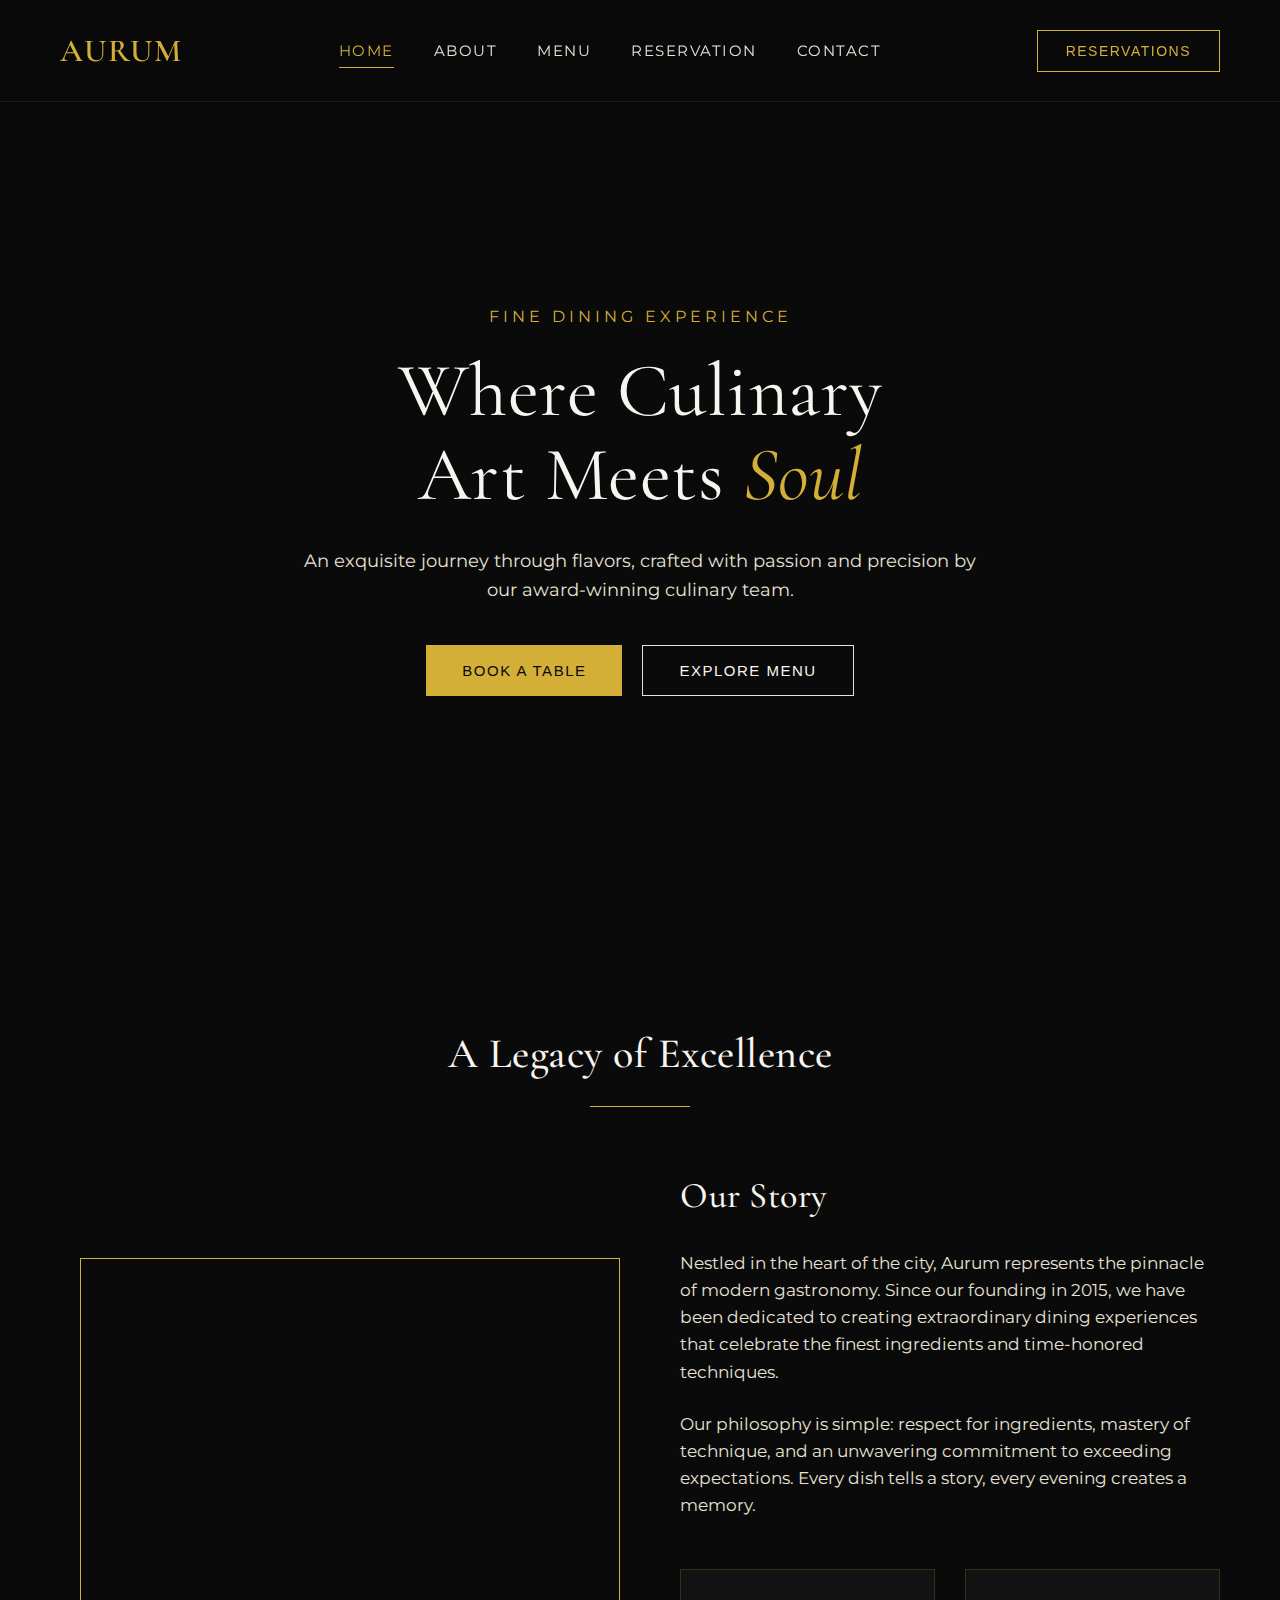
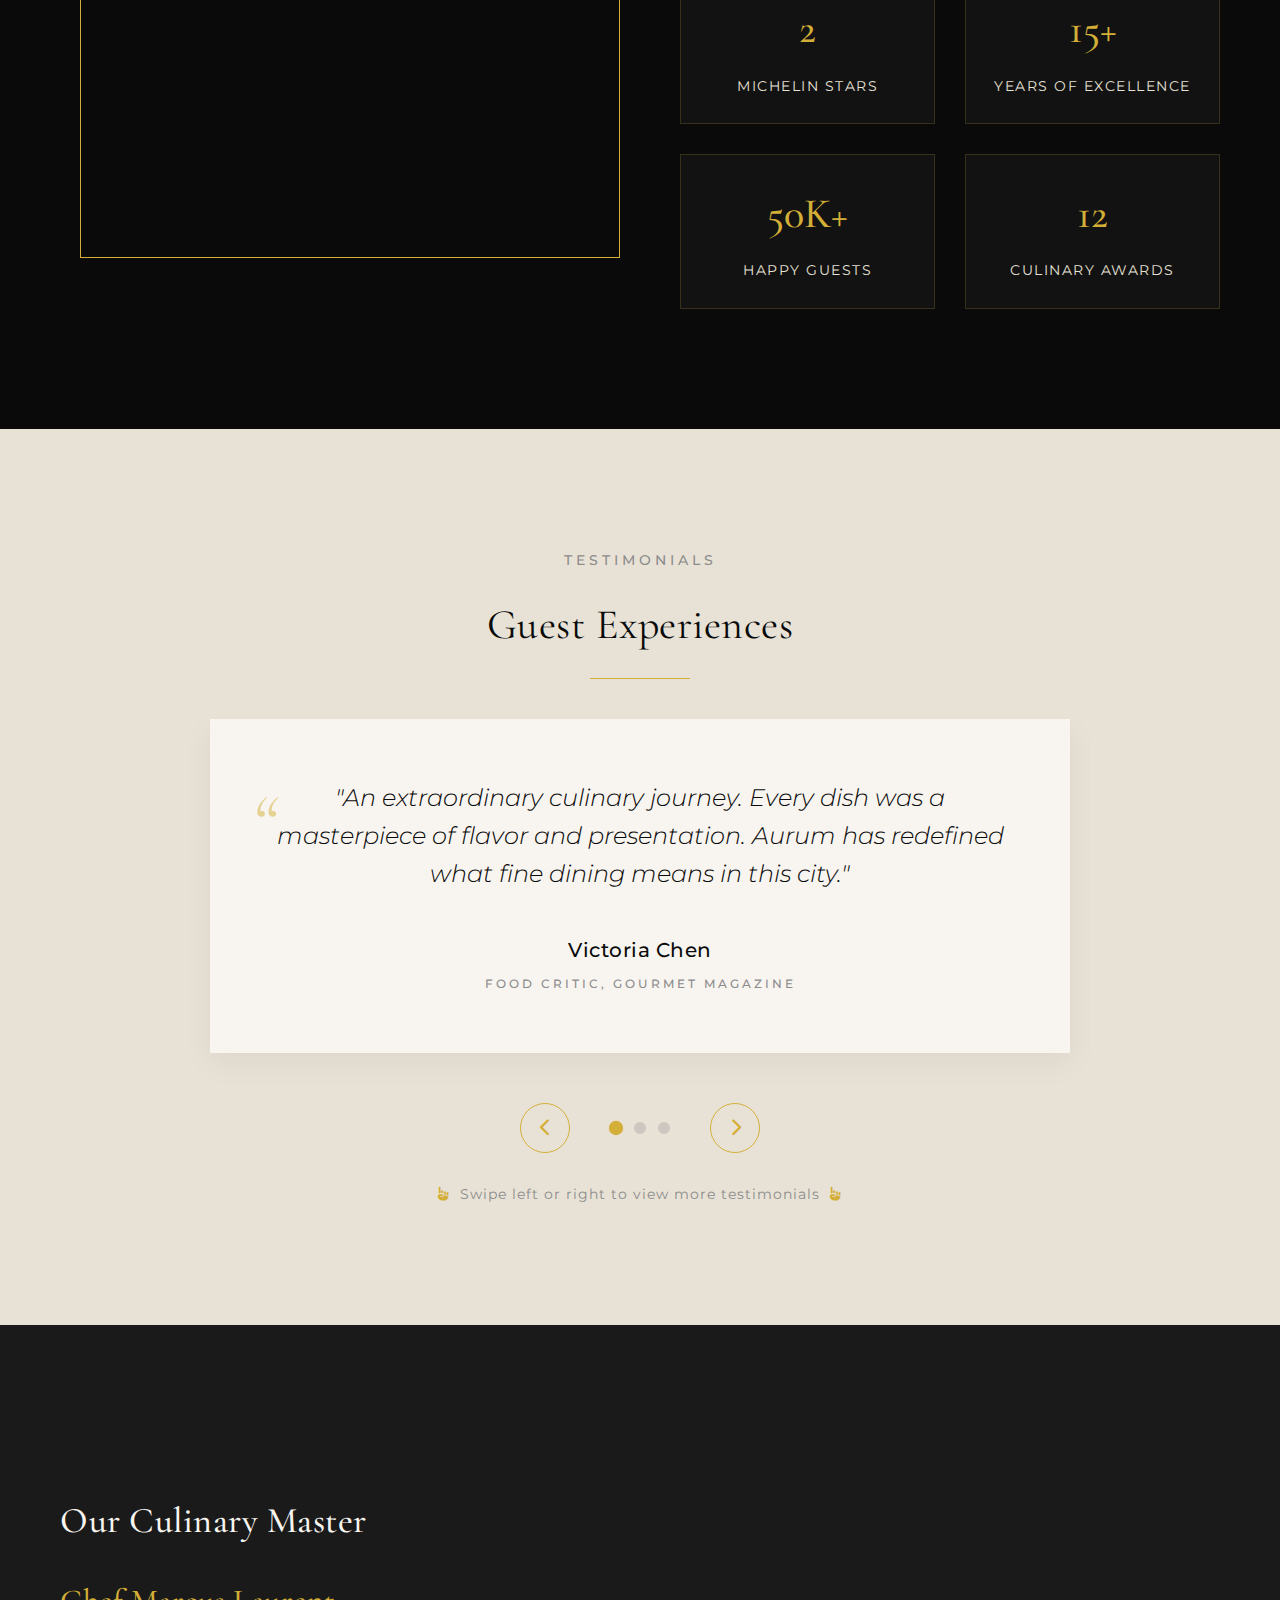
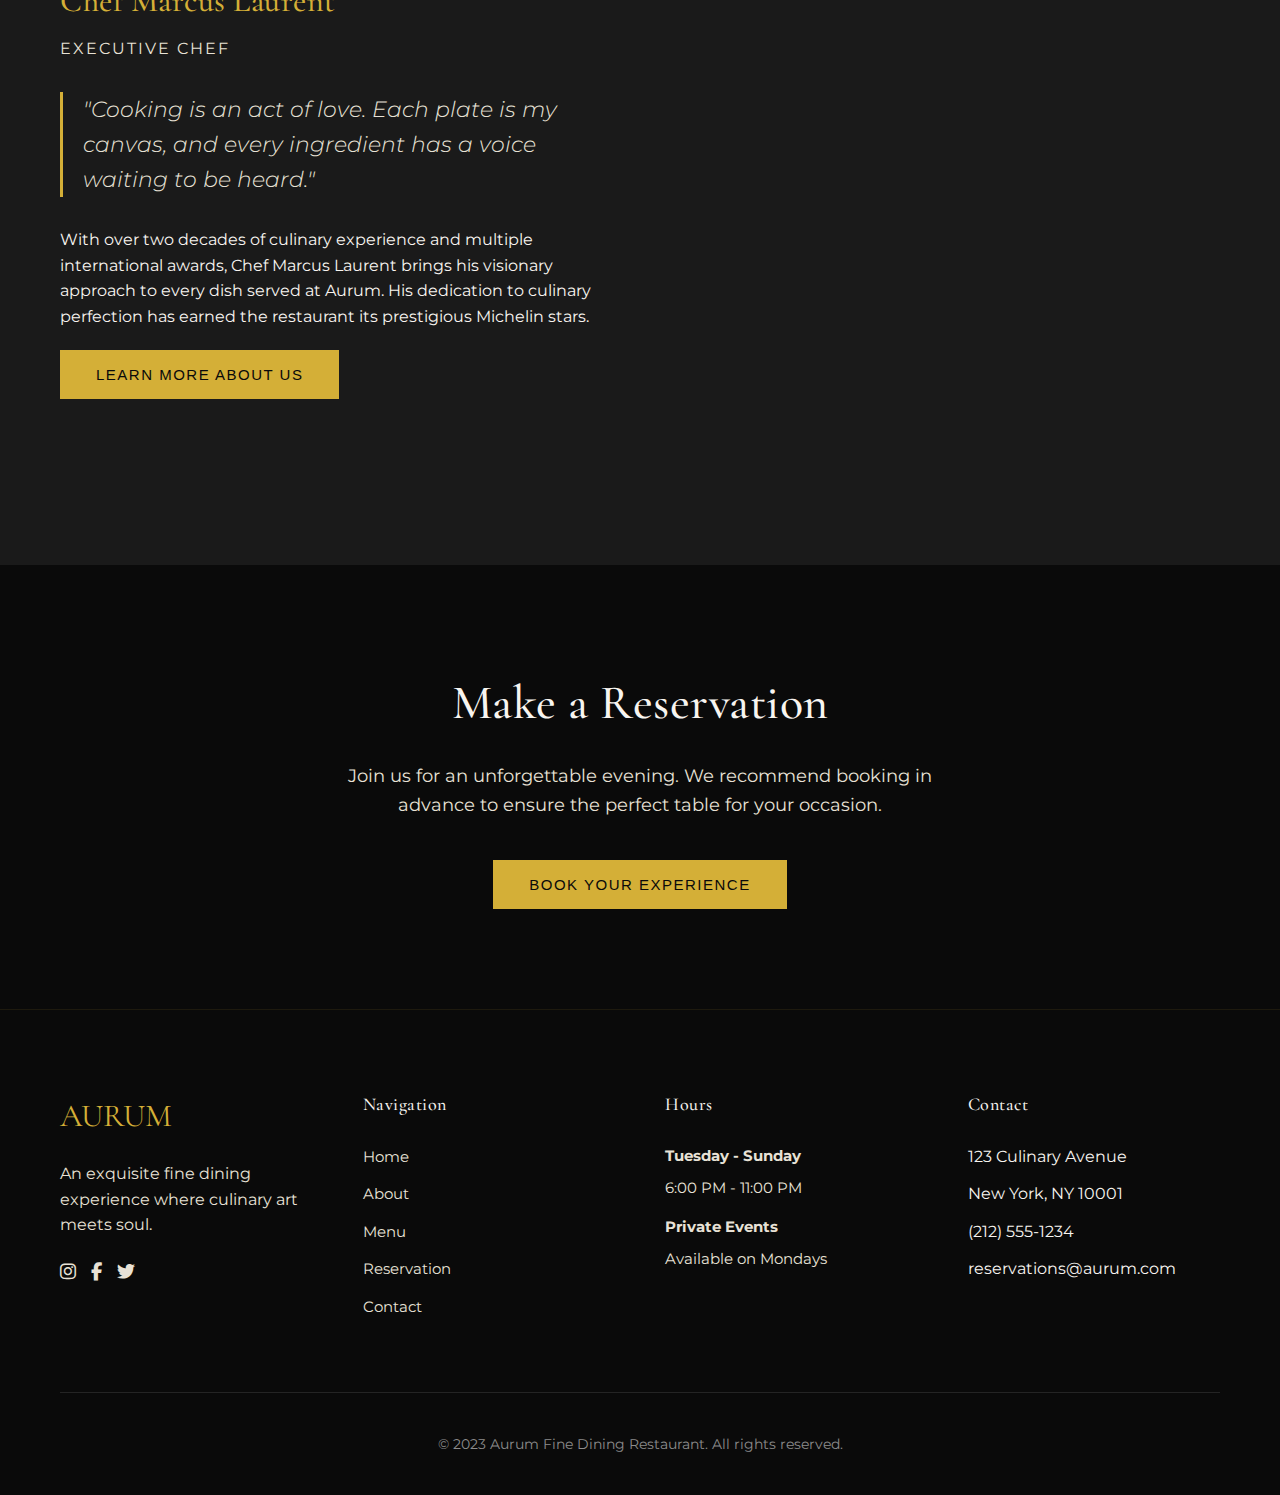
<file: index.html>
<!DOCTYPE html>
<html lang="en">
<head>
    <meta charset="UTF-8">
    <meta name="viewport" content="width=device-width, initial-scale=1.0">
    <title>Aurum | Fine Dining Restaurant</title>
    <link rel="stylesheet" href="https://cdnjs.cloudflare.com/ajax/libs/font-awesome/6.4.0/css/all.min.css">
    <link href="https://fonts.googleapis.com/css2?family=Cormorant+Garamond:wght@300;400;500;600;700&family=Montserrat:wght@300;400;500&display=swap" rel="stylesheet">
    <style>
        :root {
            --gold: #D4AF37;
            --gold-light: #E8D49A;
            --gold-dark: #B8941F;
            --black: #0A0A0A;
            --black-light: #1A1A1A;
            --white: #F8F5F0;
            --beige: #E8E2D6;
            --beige-dark: #D6CFC0;
            --gray: #8C8C8C;
        }
        
        * {
            margin: 0;
            padding: 0;
            box-sizing: border-box;
        }
        
        html {
            scroll-behavior: smooth;
        }
        
        body {
            font-family: 'Montserrat', sans-serif;
            background-color: var(--black);
            color: var(--white);
            line-height: 1.6;
            overflow-x: hidden;
        }
        
        h1, h2, h3, h4, h5 {
            font-family: 'Cormorant Garamond', serif;
            font-weight: 500;
            letter-spacing: 0.5px;
        }
        
        .container {
            width: 100%;
            max-width: 1200px;
            margin: 0 auto;
            padding: 0 20px;
        }
        
        .text-center {
            text-align: center;
        }
        
        /* Header Styles */
        header {
            position: fixed;
            top: 0;
            left: 0;
            width: 100%;
            z-index: 1000;
            background-color: rgba(10, 10, 10, 0.95);
            padding: 25px 0;
            transition: all 0.4s ease;
            border-bottom: 1px solid rgba(212, 175, 55, 0.1);
        }
        
        .header-container {
            display: flex;
            justify-content: space-between;
            align-items: center;
        }
        
        .logo {
            font-family: 'Cormorant Garamond', serif;
            font-size: 32px;
            font-weight: 600;
            color: var(--gold);
            text-decoration: none;
            letter-spacing: 2px;
        }
        
        .main-nav {
            display: flex;
            gap: 40px;
        }
        
        .nav-link {
            color: var(--beige);
            text-decoration: none;
            font-size: 15px;
            letter-spacing: 1.5px;
            text-transform: uppercase;
            position: relative;
            padding: 5px 0;
            transition: color 0.3s ease;
        }
        
        .nav-link:hover {
            color: var(--gold);
        }
        
        .nav-link::after {
            content: '';
            position: absolute;
            bottom: 0;
            left: 0;
            width: 0;
            height: 1px;
            background-color: var(--gold);
            transition: width 0.3s ease;
        }
        
        .nav-link:hover::after {
            width: 100%;
        }
        
        .nav-link.active {
            color: var(--gold);
        }
        
        .nav-link.active::after {
            width: 100%;
        }
        
        .reservation-btn {
            background-color: transparent;
            color: var(--gold);
            border: 1px solid var(--gold);
            padding: 12px 28px;
            font-size: 14px;
            letter-spacing: 1.5px;
            text-transform: uppercase;
            cursor: pointer;
            transition: all 0.3s ease;
        }
        
        .reservation-btn:hover {
            background-color: var(--gold);
            color: var(--black);
        }
        
        /* Mobile Menu Toggle */
        .mobile-toggle {
            display: none;
            background: none;
            border: none;
            color: var(--gold);
            font-size: 24px;
            cursor: pointer;
            z-index: 1001;
        }
        
        /* Hero Section - Centered */
        .hero {
            height: 100vh;
            display: flex;
            align-items: center;
            justify-content: center;
            position: relative;
            overflow: hidden;
            background: linear-gradient(rgba(10, 10, 10, 0.7), rgba(10, 10, 10, 0.8)), 
                        url('https://images.unsplash.com/photo-1517248135467-4c7edcad34c4?ixlib=rb-4.0.3&auto=format&fit=crop&w=1470&q=80');
            background-size: cover;
            background-position: center;
            text-align: center;
        }
        
        .hero-content {
            max-width: 900px;
            padding-top: 100px;
        }
        
        .hero-subtitle {
            font-size: 16px;
            letter-spacing: 4px;
            color: var(--gold);
            text-transform: uppercase;
            margin-bottom: 20px;
            font-weight: 400;
        }
        
        .hero-title {
            font-size: 76px;
            line-height: 1.1;
            margin-bottom: 30px;
            font-weight: 400;
        }
        
        .hero-title span {
            color: var(--gold);
            font-style: italic;
        }
        
        .hero-description {
            font-size: 18px;
            color: var(--beige);
            margin-bottom: 40px;
            max-width: 700px;
            margin-left: auto;
            margin-right: auto;
        }
        
        .hero-btns {
            display: flex;
            gap: 20px;
            justify-content: center;
        }
        
        .btn-primary {
            background-color: var(--gold);
            color: var(--black);
            padding: 16px 36px;
            border: none;
            font-size: 15px;
            letter-spacing: 1.5px;
            text-transform: uppercase;
            cursor: pointer;
            transition: all 0.3s ease;
            font-weight: 500;
        }
        
        .btn-primary:hover {
            background-color: var(--gold-dark);
            transform: translateY(-2px);
        }
        
        .btn-secondary {
            background-color: transparent;
            color: var(--white);
            border: 1px solid var(--beige);
            padding: 16px 36px;
            font-size: 15px;
            letter-spacing: 1.5px;
            text-transform: uppercase;
            cursor: pointer;
            transition: all 0.3s ease;
        }
        
        .btn-secondary:hover {
            background-color: rgba(248, 245, 240, 0.1);
            border-color: var(--gold);
        }
        
        /* Our Story Section - Centered */
        .section {
            padding: 120px 0;
        }
        
        .section-title {
            font-size: 42px;
            text-align: center;
            margin-bottom: 80px;
            color: var(--white);
            position: relative;
        }
        
        .section-title::after {
            content: '';
            position: absolute;
            bottom: -20px;
            left: 50%;
            transform: translateX(-50%);
            width: 100px;
            height: 1px;
            background-color: var(--gold);
        }
        
        .story-container {
            display: grid;
            grid-template-columns: 1fr 1fr;
            gap: 80px;
            align-items: center;
        }
        
        .story-image {
            height: 600px;
            background: url('https://images.unsplash.com/photo-1559339352-11d035aa65de?ixlib=rb-4.0.3&auto=format&fit=crop&w=1374&q=80');
            background-size: cover;
            background-position: center;
            position: relative;
        }
        
        .story-image::before {
            content: '';
            position: absolute;
            top: 20px;
            left: 20px;
            right: -20px;
            bottom: -20px;
            border: 1px solid var(--gold);
            z-index: -1;
        }
        
        .story-content h3 {
            font-size: 36px;
            color: var(--white);
            margin-bottom: 25px;
            text-align: left;
        }
        
        .story-content p {
            font-size: 17px;
            color: var(--beige);
            margin-bottom: 25px;
            text-align: left;
        }
        
        .stats-grid {
            display: grid;
            grid-template-columns: repeat(2, 1fr);
            gap: 30px;
            margin-top: 50px;
        }
        
        .stat-item {
            text-align: center;
            padding: 25px;
            border: 1px solid rgba(212, 175, 55, 0.2);
            background-color: rgba(26, 26, 26, 0.5);
        }
        
        .stat-number {
            font-size: 42px;
            color: var(--gold);
            font-weight: 500;
            display: block;
            margin-bottom: 10px;
            font-family: 'Cormorant Garamond', serif;
        }
        
        .stat-label {
            font-size: 14px;
            color: var(--beige);
            letter-spacing: 1.5px;
            text-transform: uppercase;
        }
        
        /* Testimonials Section - Swipeable */
        .testimonials-section {
            background-color: var(--beige);
            padding: 120px 0;
            color: var(--black);
            text-align: center;
        }
        
        .testimonial-header {
            margin-bottom: 60px;
        }
        
        .testimonial-subtitle {
            font-size: 14px;
            letter-spacing: 4px;
            color: var(--gray);
            text-transform: uppercase;
            margin-bottom: 20px;
            font-weight: 500;
            font-family: 'Montserrat', sans-serif;
        }
        
        .testimonial-title {
            font-size: 42px;
            color: var(--black);
            font-weight: 400;
            margin-bottom: 60px;
            position: relative;
        }
        
        .testimonial-title::after {
            content: '';
            position: absolute;
            bottom: -20px;
            left: 50%;
            transform: translateX(-50%);
            width: 100px;
            height: 1px;
            background-color: var(--gold);
        }
        
        /* Testimonial Slider */
        .testimonial-slider {
            position: relative;
            max-width: 900px;
            margin: 0 auto;
            overflow: hidden;
        }
        
        .testimonial-track {
            display: flex;
            transition: transform 0.5s ease;
        }
        
        .testimonial-slide {
            min-width: 100%;
            padding: 0 20px;
            box-sizing: border-box;
        }
        
        .testimonial-card {
            padding: 60px;
            background-color: var(--white);
            position: relative;
            text-align: center;
            box-shadow: 0 10px 30px rgba(0, 0, 0, 0.05);
        }
        
        .testimonial-text {
            font-size: 24px;
            line-height: 1.6;
            color: var(--black);
            margin-bottom: 40px;
            font-style: italic;
            font-weight: 300;
            position: relative;
        }
        
        .testimonial-text::before {
            content: '“';
            position: absolute;
            top: -20px;
            left: -20px;
            font-size: 80px;
            color: var(--gold);
            font-family: 'Cormorant Garamond', serif;
            opacity: 0.5;
        }
        
        .testimonial-author {
            font-size: 20px;
            color: var(--black);
            margin-bottom: 8px;
            font-weight: 500;
            letter-spacing: 0.5px;
        }
        
        .testimonial-role {
            font-size: 12px;
            color: var(--gray);
            letter-spacing: 3px;
            text-transform: uppercase;
            font-weight: 500;
        }
        
        /* Slider Controls */
        .slider-controls {
            display: flex;
            justify-content: center;
            align-items: center;
            margin-top: 50px;
        }
        
        .slider-btn {
            background-color: transparent;
            border: 1px solid var(--gold);
            color: var(--gold);
            width: 50px;
            height: 50px;
            border-radius: 50%;
            display: flex;
            align-items: center;
            justify-content: center;
            font-size: 18px;
            cursor: pointer;
            transition: all 0.3s ease;
            margin: 0 15px;
        }
        
        .slider-btn:hover {
            background-color: var(--gold);
            color: var(--black);
        }
        
        .slider-dots {
            display: flex;
            gap: 12px;
            margin: 0 25px;
        }
        
        .slider-dot {
            width: 12px;
            height: 12px;
            border-radius: 50%;
            background-color: rgba(140, 140, 140, 0.3);
            cursor: pointer;
            transition: all 0.3s ease;
        }
        
        .slider-dot.active {
            background-color: var(--gold);
            transform: scale(1.2);
        }
        
        /* Swipe Hint */
        .swipe-hint {
            text-align: center;
            margin-top: 30px;
            color: var(--gray);
            font-size: 14px;
            letter-spacing: 1px;
        }
        
        .swipe-hint i {
            margin: 0 5px;
            color: var(--gold);
        }
        
        /* Chef Section with Cooking Chef Image */
        .chef-section {
            background-color: var(--black-light);
        }
        
        .chef-container {
            display: grid;
            grid-template-columns: 1fr 1fr;
            gap: 80px;
            align-items: center;
        }
        
        .chef-content h2 {
            font-size: 36px;
            color: var(--white);
            margin-bottom: 25px;
        }
        
        .chef-name {
            font-size: 32px;
            color: var(--gold);
            margin-bottom: 10px;
        }
        
        .chef-title {
            font-size: 16px;
            color: var(--beige);
            letter-spacing: 2px;
            text-transform: uppercase;
            margin-bottom: 30px;
        }
        
        .chef-quote {
            font-size: 22px;
            color: var(--beige);
            font-style: italic;
            border-left: 3px solid var(--gold);
            padding-left: 20px;
            margin-bottom: 30px;
            font-weight: 300;
        }
        
        .chef-image {
            height: 600px;
            background: url('https://images.unsplash.com/photo-1600565193348-f74bd3c7ccdf?ixlib=rb-4.0.3&auto=format&fit=crop&w=1470&q=80');
            background-size: cover;
            background-position: center;
        }
        
        /* CTA Section - Centered */
        .cta-section {
            padding: 100px 0;
            text-align: center;
            background: linear-gradient(rgba(10, 10, 10, 0.9), rgba(10, 10, 10, 0.9)), 
                        url('https://images.unsplash.com/photo-1414235077428-338989a2e8c0?ixlib=rb-4.0.3&auto=format&fit=crop&w=1470&q=80');
            background-size: cover;
            background-position: center;
        }
        
        .cta-title {
            font-size: 48px;
            color: var(--white);
            margin-bottom: 20px;
        }
        
        .cta-subtitle {
            font-size: 18px;
            color: var(--beige);
            max-width: 600px;
            margin: 0 auto 40px;
        }
        
        /* Footer */
        footer {
            background-color: var(--black);
            padding: 80px 0 40px;
            border-top: 1px solid rgba(212, 175, 55, 0.1);
        }
        
        .footer-container {
            display: grid;
            grid-template-columns: repeat(4, 1fr);
            gap: 50px;
            margin-bottom: 60px;
        }
        
        .footer-logo {
            font-family: 'Cormorant Garamond', serif;
            font-size: 32px;
            color: var(--gold);
            margin-bottom: 20px;
        }
        
        .footer-heading {
            font-size: 18px;
            color: var(--white);
            margin-bottom: 25px;
            font-weight: 500;
        }
        
        .footer-links {
            list-style: none;
        }
        
        .footer-links li {
            margin-bottom: 12px;
        }
        
        .footer-links a {
            color: var(--beige);
            text-decoration: none;
            font-size: 15px;
            transition: color 0.3s ease;
        }
        
        .footer-links a:hover {
            color: var(--gold);
        }
        
        .hours p {
            color: var(--beige);
            margin-bottom: 8px;
            font-size: 15px;
        }
        
        .social-icons {
            display: flex;
            gap: 15px;
            margin-top: 20px;
        }
        
        .social-icons a {
            color: var(--beige);
            font-size: 18px;
            transition: color 0.3s ease;
        }
        
        .social-icons a:hover {
            color: var(--gold);
        }
        
        .copyright {
            text-align: center;
            padding-top: 40px;
            border-top: 1px solid rgba(140, 140, 140, 0.2);
            color: var(--gray);
            font-size: 14px;
        }
        
        /* Responsive Styles */

        @media (max-width: 992px) {
            .hero-title {
                font-size: 60px;
            }
            
            .story-container, .chef-container {
                grid-template-columns: 1fr;
                gap: 50px;
            }
            
            .story-image, .chef-image {
                height: 400px;
            }
            
            .footer-container {
                grid-template-columns: repeat(2, 1fr);
                gap: 40px;
            }
            
            .testimonial-text {
                font-size: 22px;
            }
            
            .testimonial-card {
                padding: 50px 40px;
            }
        }
        
       /* Add these styles BEFORE the media query (in the general CSS section) */

/* Mobile Menu Overlay */
.mobile-overlay {
    display: none;
    position: fixed;
    top: 0;
    left: 0;
    width: 100%;
    height: 100%;
    background-color: rgba(10, 10, 10, 0.9);
    z-index: 999;
}

.mobile-overlay.active {
    display: block;
}

/* Mobile close button */
.mobile-close-btn {
    position: absolute;
    top: 30px;
    right: 30px;
    background: none;
    border: none;
    color: var(--gold);
    font-size: 24px;
    cursor: pointer;
    display: none;
}

/* Updated mobile menu styles - REPLACE the existing media query */
/* Mobile Menu Overlay */
.mobile-overlay {
    display: none;
    position: fixed;
    top: 0;
    left: 0;
    width: 100%;
    height: 100%;
    background-color: rgba(10, 10, 10, 0.9);
    z-index: 999;
}

.mobile-overlay.active {
    display: block;
}

/* Mobile close button */
.mobile-close-btn {
    position: absolute;
    top: 30px;
    right: 30px;
    background: none;
    border: none;
    color: var(--gold);
    font-size: 24px;
    cursor: pointer;
    display: none;
}
/* For even smaller screens */
@media (max-width: 480px) {
    .main-nav {
        width: 100%;
        left: -100%;
    }
    
    .main-nav.active {
        left: 0;
    }
    
    .mobile-toggle {
        font-size: 24px;
        width: 40px;
        height: 40px;
    }
}
    </style>
</head>
<body>
    <!-- Header -->
    <header>
        <div class="container header-container">
            <a href="index.html" class="logo">AURUM</a>
            
            <button class="mobile-toggle" id="mobileToggle">
                <i class="fas fa-bars"></i>
            </button>
            
            <nav class="main-nav" id="mainNav">
                <a href="index.html" class="nav-link active">Home</a>
                <a href="about.html" class="nav-link">About</a>
                <a href="menu.html" class="nav-link">Menu</a>
                <a href="reservation.html" class="nav-link">Reservation</a>
                <a href="contact.html" class="nav-link">Contact</a>
            </nav>
            
            <button class="reservation-btn" onclick="window.location.href='reservation.html'">Reservations</button>
        </div>
    </header>

    <!-- Hero Section -->
    <section class="hero" id="home">
        <div class="container hero-content text-center">
            <div class="hero-subtitle">Fine Dining Experience</div>
            <h1 class="hero-title">Where Culinary<br>Art Meets <span>Soul</span></h1>
            <p class="hero-description">An exquisite journey through flavors, crafted with passion and precision by our award-winning culinary team.</p>
            <div class="hero-btns">
                <button class="btn-primary" onclick="window.location.href='reservation.html'">Book a Table</button>
                <button class="btn-secondary" onclick="window.location.href='menu.html'">Explore Menu</button>
            </div>
        </div>
    </section>

    <!-- Our Story Section -->
    <section class="section" id="story">
        <div class="container">
            <h2 class="section-title">A Legacy of Excellence</h2>
            <div class="story-container">
                <div class="story-image"></div>
                <div class="story-content">
                    <h3>Our Story</h3>
                    <p>Nestled in the heart of the city, Aurum represents the pinnacle of modern gastronomy. Since our founding in 2015, we have been dedicated to creating extraordinary dining experiences that celebrate the finest ingredients and time-honored techniques.</p>
                    <p>Our philosophy is simple: respect for ingredients, mastery of technique, and an unwavering commitment to exceeding expectations. Every dish tells a story, every evening creates a memory.</p>
                    
                    <div class="stats-grid">
                        <div class="stat-item">
                            <span class="stat-number">2</span>
                            <span class="stat-label">Michelin Stars</span>
                        </div>
                        <div class="stat-item">
                            <span class="stat-number">15+</span>
                            <span class="stat-label">Years of Excellence</span>
                        </div>
                        <div class="stat-item">
                            <span class="stat-number">50K+</span>
                            <span class="stat-label">Happy Guests</span>
                        </div>
                        <div class="stat-item">
                            <span class="stat-number">12</span>
                            <span class="stat-label">Culinary Awards</span>
                        </div>
                    </div>
                </div>
            </div>
        </div>
    </section>

    <!-- Testimonials Section with Slider -->
    <section class="testimonials-section">
        <div class="container">
            <div class="testimonial-header">
                <div class="testimonial-subtitle">TESTIMONIALS</div>
                <h2 class="testimonial-title">Guest Experiences</h2>
            </div>
            
            <div class="testimonial-slider">
                <div class="testimonial-track" id="testimonialTrack">
                    <!-- Testimonial 1 -->
                    <div class="testimonial-slide">
                        <div class="testimonial-card">
                            <p class="testimonial-text">"An extraordinary culinary journey. Every dish was a masterpiece of flavor and presentation. Aurum has redefined what fine dining means in this city."</p>
                            <div class="testimonial-author">Victoria Chen</div>
                            <div class="testimonial-role">FOOD CRITIC, GOURMET MAGAZINE</div>
                        </div>
                    </div>
                    
                    <!-- Testimonial 2 -->
                    <div class="testimonial-slide">
                        <div class="testimonial-card">
                            <p class="testimonial-text">"The attention to detail is astonishing. From the ambiance to the service and, of course, the food - everything was perfect. A truly memorable evening."</p>
                            <div class="testimonial-author">James Robertson</div>
                            <div class="testimonial-role">RESTAURANT REVIEWER</div>
                        </div>
                    </div>
                    
                    <!-- Testimonial 3 -->
                    <div class="testimonial-slide">
                        <div class="testimonial-card">
                            <p class="testimonial-text">"Chef Laurent's tasting menu was a revelation. Each course built upon the last, creating a symphony of flavors that I'll remember for years to come."</p>
                            <div class="testimonial-author">Sophia Martinez</div>
                            <div class="testimonial-role">FOOD & TRAVEL WRITER</div>
                        </div>
                    </div>
                </div>
                
                <!-- Slider Controls -->
                <div class="slider-controls">
                    <button class="slider-btn" id="prevBtn">
                        <i class="fas fa-chevron-left"></i>
                    </button>
                    
                    <div class="slider-dots" id="sliderDots">
                        <div class="slider-dot active" data-slide="0"></div>
                        <div class="slider-dot" data-slide="1"></div>
                        <div class="slider-dot" data-slide="2"></div>
                    </div>
                    
                    <button class="slider-btn" id="nextBtn">
                        <i class="fas fa-chevron-right"></i>
                    </button>
                </div>
                
                <div class="swipe-hint">
                    <i class="fas fa-hand-point-up"></i> 
                    Swipe left or right to view more testimonials
                    <i class="fas fa-hand-point-up"></i>
                </div>
            </div>
        </div>
    </section>

    <!-- Chef Section with Cooking Chef Image -->
    <section class="section chef-section">
        <div class="container">
            <div class="chef-container">
                <div class="chef-content">
                    <h2>Our Culinary Master</h2>
                    <h3 class="chef-name">Chef Marcus Laurent</h3>
                    <div class="chef-title">Executive Chef</div>
                    <blockquote class="chef-quote">"Cooking is an act of love. Each plate is my canvas, and every ingredient has a voice waiting to be heard."</blockquote>
                    <p>With over two decades of culinary experience and multiple international awards, Chef Marcus Laurent brings his visionary approach to every dish served at Aurum. His dedication to culinary perfection has earned the restaurant its prestigious Michelin stars.</p>
                    <button class="btn-primary" onclick="window.location.href='about.html'" style="margin-top: 20px;">Learn More About Us</button>
                </div>
                <div class="chef-image"></div>
            </div>
        </div>
    </section>

    <!-- CTA Section -->
    <section class="cta-section">
        <div class="container text-center">
            <h2 class="cta-title">Make a Reservation</h2>
            <p class="cta-subtitle">Join us for an unforgettable evening. We recommend booking in advance to ensure the perfect table for your occasion.</p>
            <button class="btn-primary" onclick="window.location.href='reservation.html'">Book Your Experience</button>
        </div>
    </section>

    <!-- Footer -->
    <footer>
        <div class="container">
            <div class="footer-container">
                <div class="footer-column">
                    <div class="footer-logo">AURUM</div>
                    <p style="color: var(--beige); margin-bottom: 20px;">An exquisite fine dining experience where culinary art meets soul.</p>
                    <div class="social-icons">
                        <a href="#"><i class="fab fa-instagram"></i></a>
                        <a href="#"><i class="fab fa-facebook-f"></i></a>
                        <a href="#"><i class="fab fa-twitter"></i></a>
                        <a href="#"><i class="fab fa-tripadvisor"></i></a>
                    </div>
                </div>
                
                <div class="footer-column">
                    <h4 class="footer-heading">Navigation</h4>
                    <ul class="footer-links">
                        <li><a href="index.html" class="active">Home</a></li>
                        <li><a href="about.html">About</a></li>
                        <li><a href="menu.html">Menu</a></li>
                        <li><a href="reservation.html">Reservation</a></li>
                        <li><a href="contact.html">Contact</a></li>
                    </ul>
                </div>
                
                <div class="footer-column">
                    <h4 class="footer-heading">Hours</h4>
                    <div class="hours">
                        <p><strong>Tuesday - Sunday</strong></p>
                        <p>6:00 PM - 11:00 PM</p>
                        <p style="margin-top: 15px;"><strong>Private Events</strong></p>
                        <p>Available on Mondays</p>
                    </div>
                </div>
                
                <div class="footer-column">
                    <h4 class="footer-heading">Contact</h4>
                    <ul class="footer-links">
                        <li>123 Culinary Avenue</li>
                        <li>New York, NY 10001</li>
                        <li style="margin-top: 10px;">(212) 555-1234</li>
                        <li>reservations@aurum.com</li>
                    </ul>
                </div>
            </div>
            
            <div class="copyright">
                &copy; 2023 Aurum Fine Dining Restaurant. All rights reserved.
            </div>
        </div>
    </footer>

    <script>
       // Enhanced mobile menu functionality
const mobileToggle = document.getElementById('mobileToggle');
const mainNav = document.getElementById('mainNav');
const body = document.body;

// Create overlay element
const overlay = document.createElement('div');
overlay.className = 'mobile-overlay';
document.body.appendChild(overlay);

// Create close button for mobile menu
const closeBtn = document.createElement('button');
closeBtn.className = 'mobile-close-btn';
closeBtn.innerHTML = '<i class="fas fa-times"></i>';
closeBtn.style.display = 'none';
mainNav.appendChild(closeBtn);

mobileToggle.addEventListener('click', () => {
    mainNav.classList.toggle('active');
    overlay.classList.toggle('active');
    closeBtn.style.display = 'block';
    
    // Change icon
    const icon = mobileToggle.querySelector('i');
    if (mainNav.classList.contains('active')) {
        icon.classList.remove('fa-bars');
        icon.classList.add('fa-times');
        body.style.overflow = 'hidden'; // Prevent scrolling when menu is open
    } else {
        icon.classList.remove('fa-times');
        icon.classList.add('fa-bars');
        body.style.overflow = 'auto';
        closeBtn.style.display = 'none';
    }
});

// Close menu when clicking close button
closeBtn.addEventListener('click', () => {
    mainNav.classList.remove('active');
    overlay.classList.remove('active');
    const icon = mobileToggle.querySelector('i');
    icon.classList.remove('fa-times');
    icon.classList.add('fa-bars');
    body.style.overflow = 'auto';
    closeBtn.style.display = 'none';
});

// Close menu when clicking on overlay
overlay.addEventListener('click', () => {
    mainNav.classList.remove('active');
    overlay.classList.remove('active');
    const icon = mobileToggle.querySelector('i');
    icon.classList.remove('fa-times');
    icon.classList.add('fa-bars');
    body.style.overflow = 'auto';
    closeBtn.style.display = 'none';
});

// Close menu when clicking on a nav link
document.querySelectorAll('.nav-link').forEach(link => {
    link.addEventListener('click', () => {
        mainNav.classList.remove('active');
        overlay.classList.remove('active');
        const icon = mobileToggle.querySelector('i');
        icon.classList.remove('fa-times');
        icon.classList.add('fa-bars');
        body.style.overflow = 'auto';
        closeBtn.style.display = 'none';
    });
});

// Close menu on escape key
document.addEventListener('keydown', (e) => {
    if (e.key === 'Escape' && mainNav.classList.contains('active')) {
        mainNav.classList.remove('active');
        overlay.classList.remove('active');
        const icon = mobileToggle.querySelector('i');
        icon.classList.remove('fa-times');
        icon.classList.add('fa-bars');
        body.style.overflow = 'auto';
        closeBtn.style.display = 'none';
    }
});

// Header scroll effect - updated for mobile
window.addEventListener('scroll', () => {
    const header = document.querySelector('header');
    if (window.scrollY > 100) {
        header.style.padding = '15px 0';
        header.style.backgroundColor = 'rgba(10, 10, 10, 0.98)';
    } else {
        header.style.padding = '25px 0';
        header.style.backgroundColor = 'rgba(10, 10, 10, 0.95)';
    }
});

// KEEP ALL THE EXISTING CODE BELOW THIS LINE (testimonial slider, smooth scrolling, etc.)
// Don't touch the testimonial slider, button functionality, etc.
        
        // Testimonial Slider Functionality
        const testimonialTrack = document.getElementById('testimonialTrack');
        const prevBtn = document.getElementById('prevBtn');
        const nextBtn = document.getElementById('nextBtn');
        const sliderDots = document.querySelectorAll('.slider-dot');
        
        let currentSlide = 0;
        const totalSlides = 3;
        
        // Function to update slider position
        function updateSlider() {
            testimonialTrack.style.transform = `translateX(-${currentSlide * 100}%)`;
            
            // Update active dot
            sliderDots.forEach((dot, index) => {
                if (index === currentSlide) {
                    dot.classList.add('active');
                } else {
                    dot.classList.remove('active');
                }
            });
        }
        
        // Next button click
        nextBtn.addEventListener('click', () => {
            currentSlide = (currentSlide + 1) % totalSlides;
            updateSlider();
        });
        
        // Previous button click
        prevBtn.addEventListener('click', () => {
            currentSlide = (currentSlide - 1 + totalSlides) % totalSlides;
            updateSlider();
        });
        
        // Dot click
        sliderDots.forEach(dot => {
            dot.addEventListener('click', () => {
                currentSlide = parseInt(dot.getAttribute('data-slide'));
                updateSlider();
            });
        });
        
        // Touch swipe functionality
        let touchStartX = 0;
        let touchEndX = 0;
        
        testimonialTrack.addEventListener('touchstart', (e) => {
            touchStartX = e.changedTouches[0].screenX;
        });
        
        testimonialTrack.addEventListener('touchend', (e) => {
            touchEndX = e.changedTouches[0].screenX;
            handleSwipe();
        });
        
        // Mouse drag functionality for desktop
        let mouseDownX = 0;
        let mouseUpX = 0;
        
        testimonialTrack.addEventListener('mousedown', (e) => {
            mouseDownX = e.clientX;
        });
        
        testimonialTrack.addEventListener('mouseup', (e) => {
            mouseUpX = e.clientX;
            handleMouseSwipe();
        });
        
        function handleSwipe() {
            const swipeThreshold = 50;
            const diff = touchStartX - touchEndX;
            
            if (Math.abs(diff) > swipeThreshold) {
                if (diff > 0) {
                    // Swipe left - next slide
                    currentSlide = (currentSlide + 1) % totalSlides;
                } else {
                    // Swipe right - previous slide
                    currentSlide = (currentSlide - 1 + totalSlides) % totalSlides;
                }
                updateSlider();
            }
        }
        
        function handleMouseSwipe() {
            const swipeThreshold = 50;
            const diff = mouseDownX - mouseUpX;
            
            if (Math.abs(diff) > swipeThreshold) {
                if (diff > 0) {
                    // Swipe left - next slide
                    currentSlide = (currentSlide + 1) % totalSlides;
                } else {
                    // Swipe right - previous slide
                    currentSlide = (currentSlide - 1 + totalSlides) % totalSlides;
                }
                updateSlider();
            }
        }
        
        // Auto-rotate testimonials every 7 seconds (optional)
        let autoSlideInterval = setInterval(() => {
            currentSlide = (currentSlide + 1) % totalSlides;
            updateSlider();
        }, 7000);
        
        // Pause auto-rotation when user interacts
        testimonialTrack.addEventListener('mouseenter', () => {
            clearInterval(autoSlideInterval);
        });
        
        testimonialTrack.addEventListener('mouseleave', () => {
            autoSlideInterval = setInterval(() => {
                currentSlide = (currentSlide + 1) % totalSlides;
                updateSlider();
            }, 7000);
        });
        
        // Button functionality
        document.querySelectorAll('.btn-primary, .btn-secondary, .reservation-btn').forEach(button => {
            button.addEventListener('click', function(e) {
                // Check if button has onclick already set
                if (!this.hasAttribute('onclick')) {
                    if (this.classList.contains('btn-primary') || this.classList.contains('reservation-btn')) {
                        window.location.href = 'reservation.html';
                    } else if (this.classList.contains('btn-secondary')) {
                        window.location.href = 'menu.html';
                    }
                }
            });
        });
    </script>
</body>
</html>
</file>
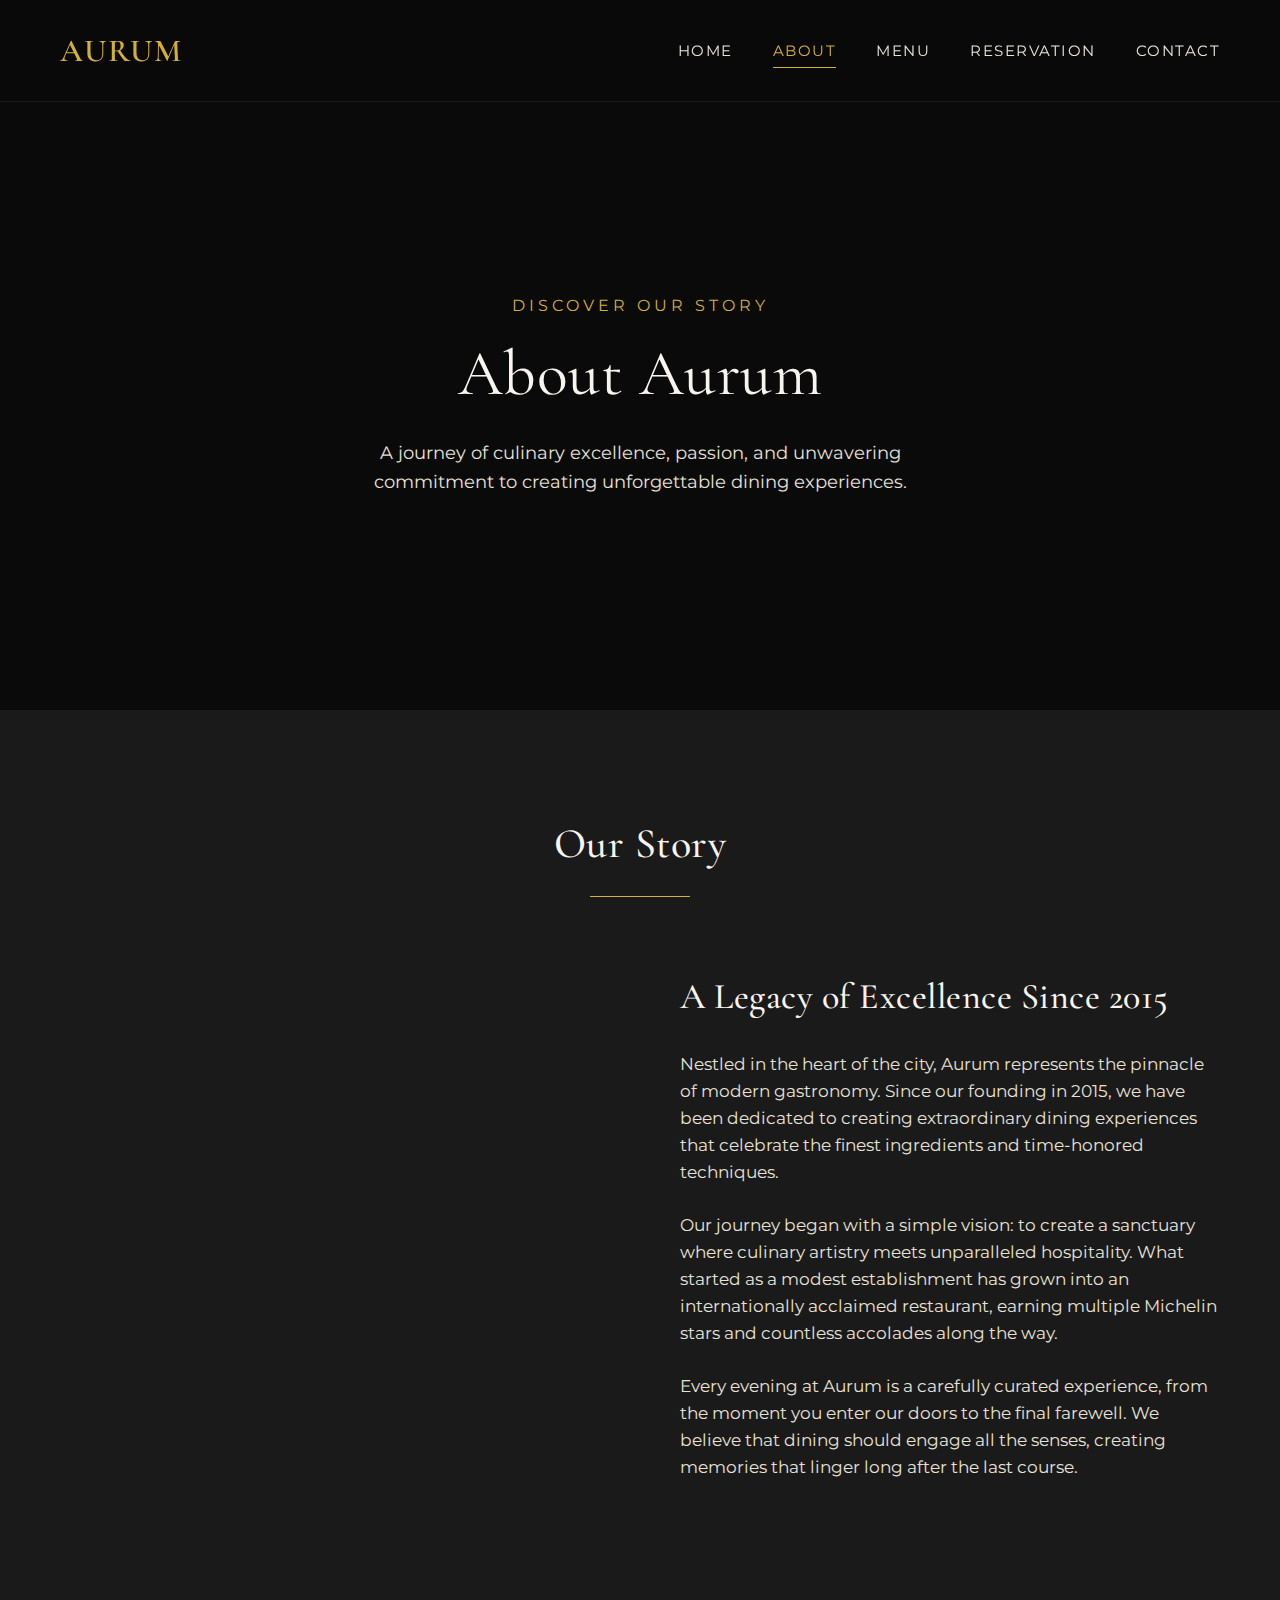
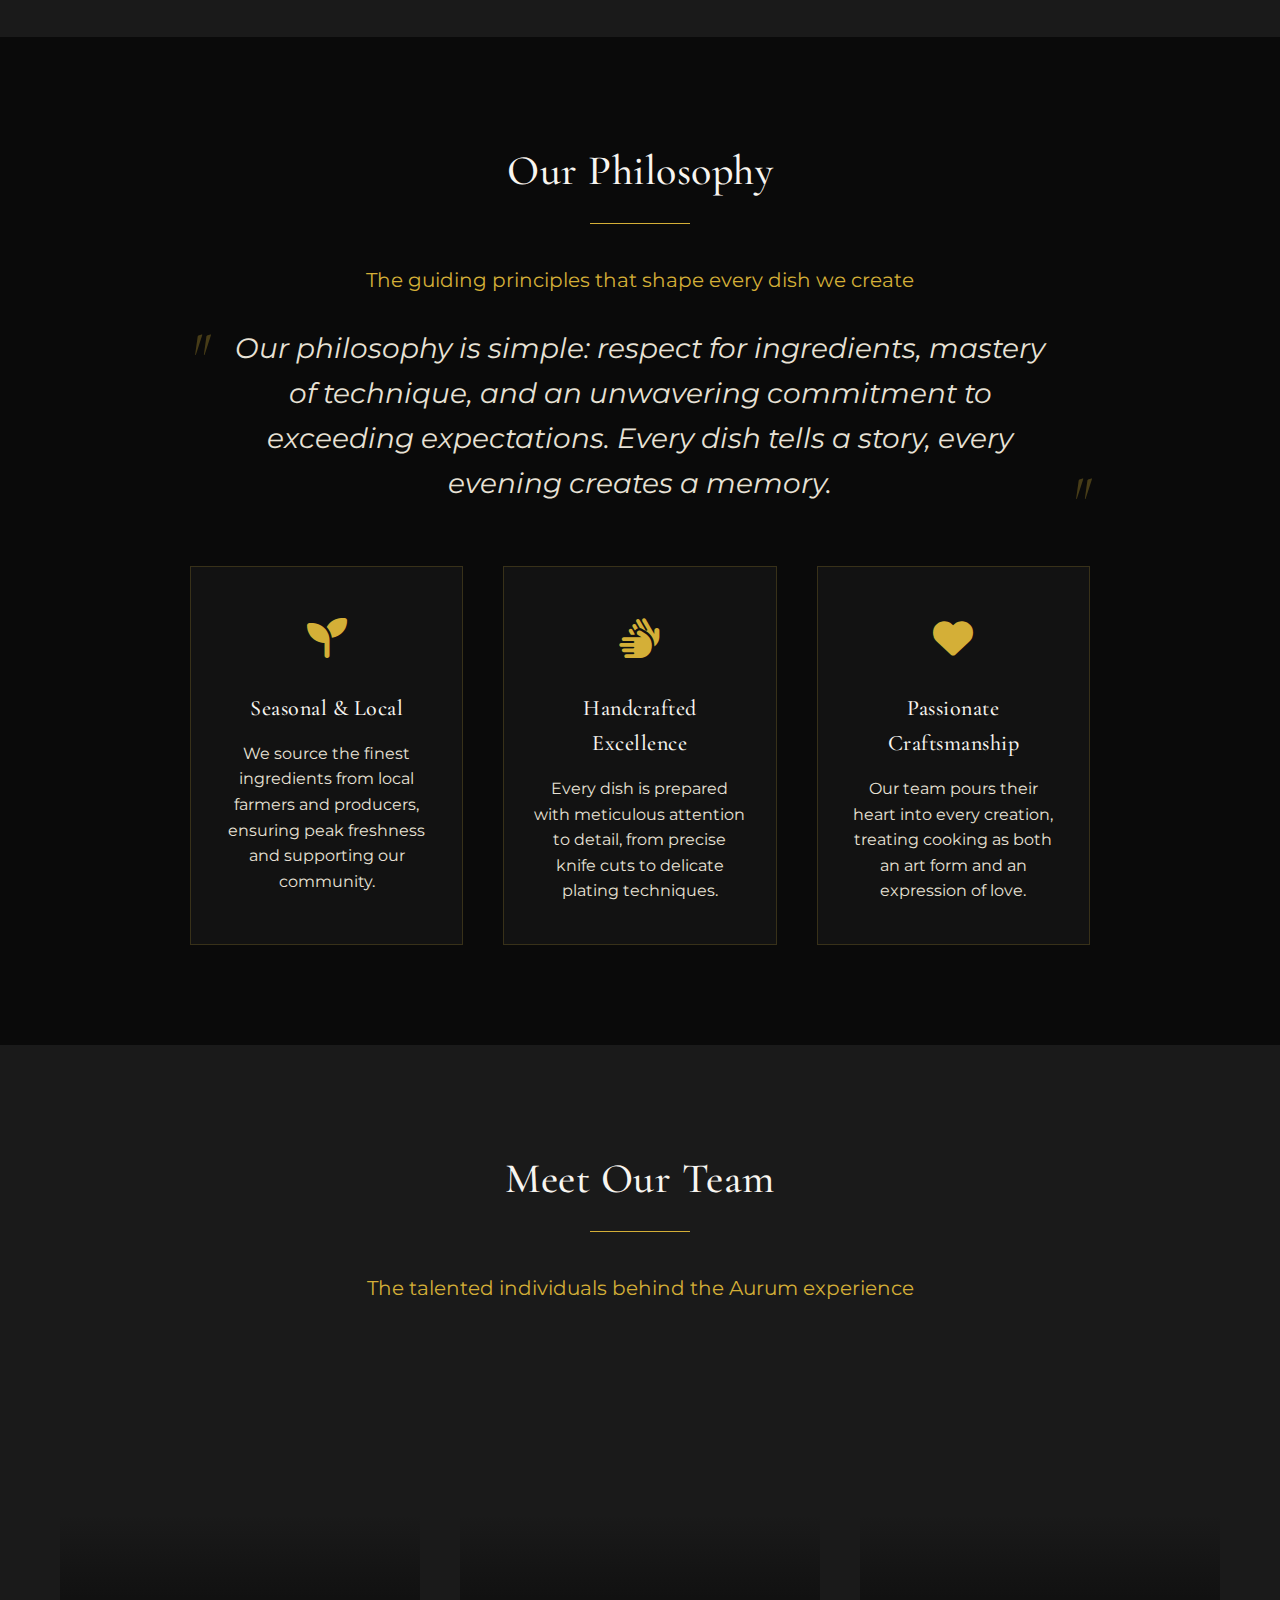
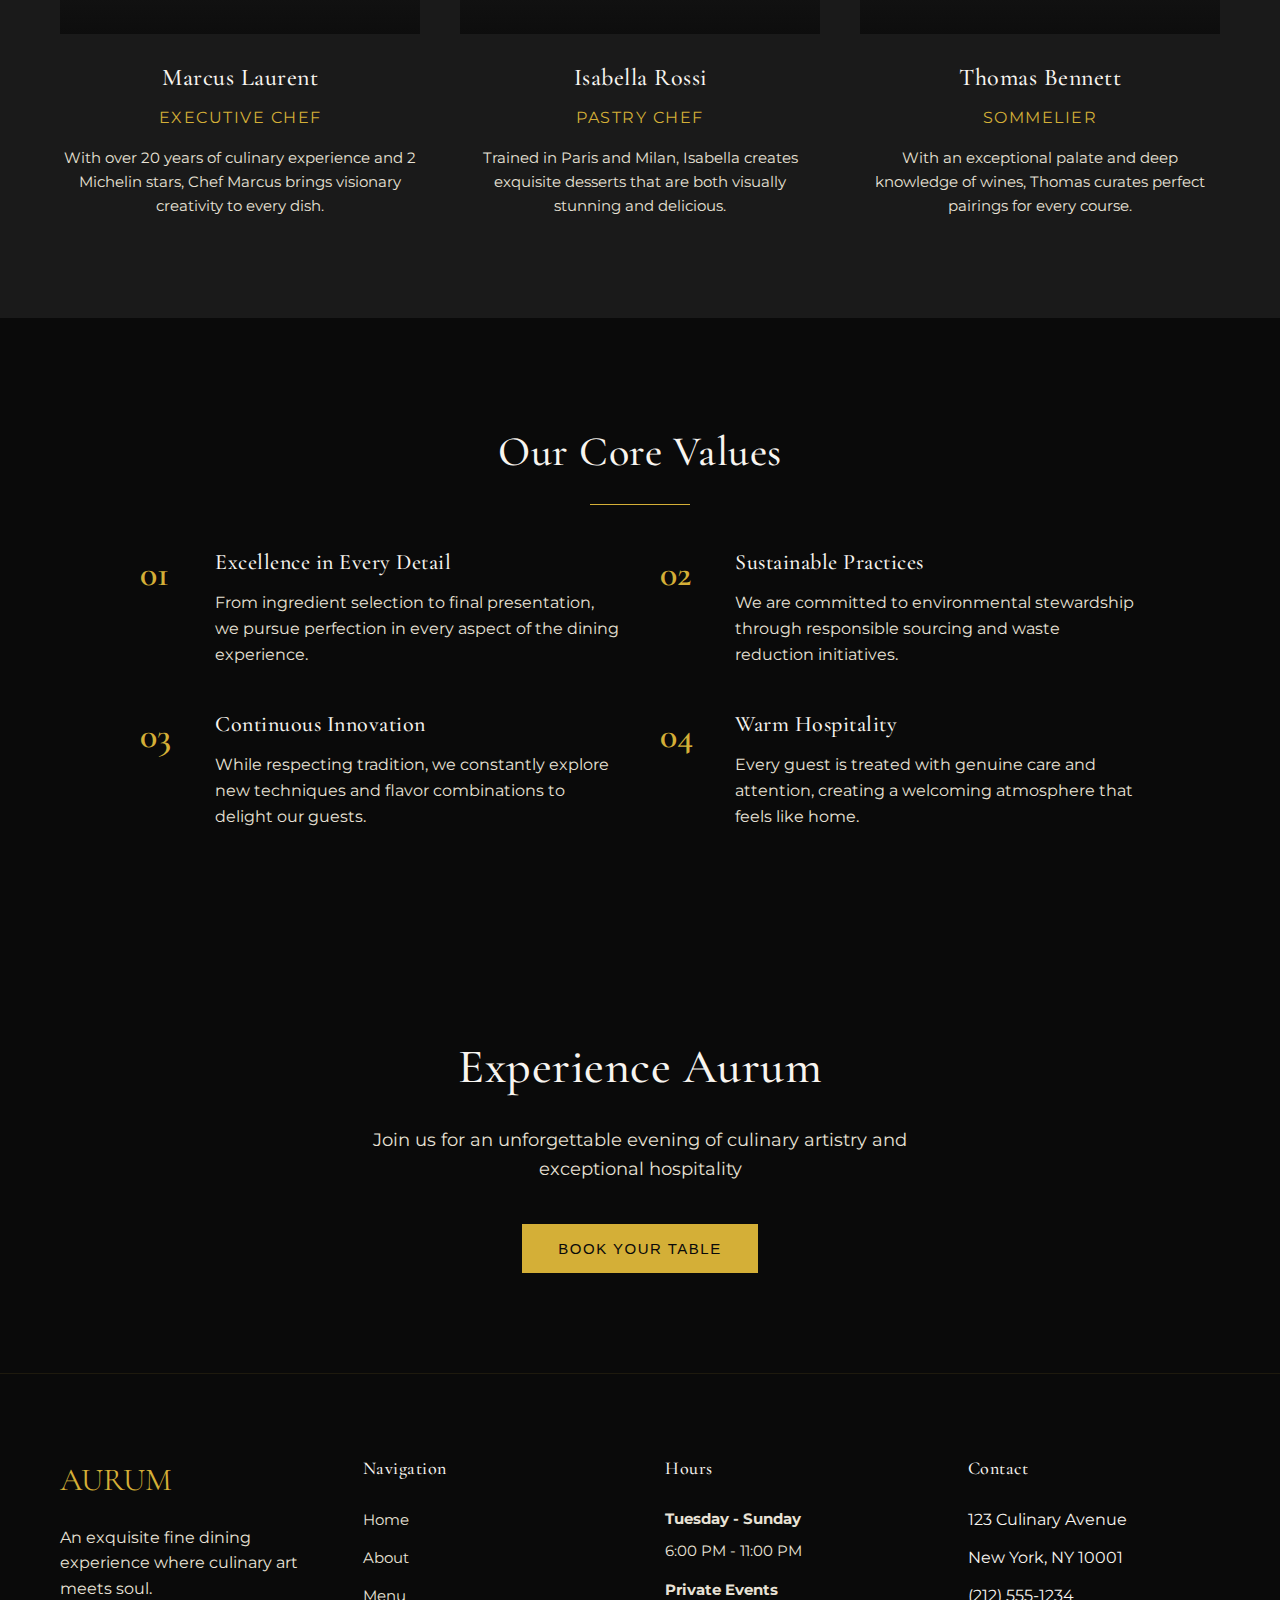
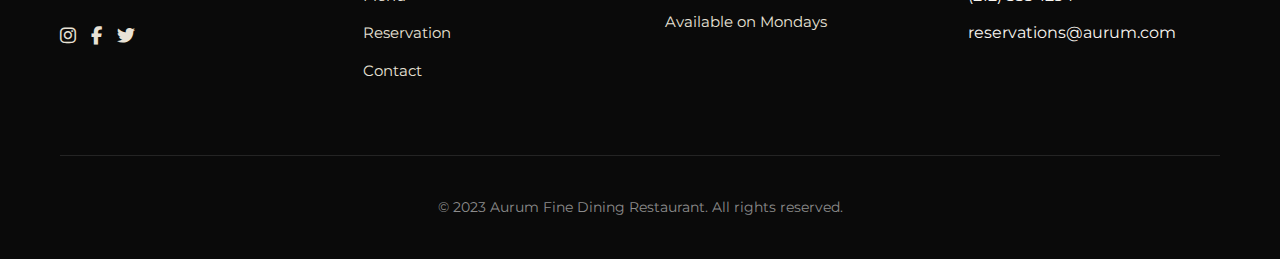
<file: about.html>
<!DOCTYPE html>
<html lang="en">
<head>
    <meta charset="UTF-8">
    <meta name="viewport" content="width=device-width, initial-scale=1.0">
    <title>About | Aurum Fine Dining</title>
    <link rel="stylesheet" href="https://cdnjs.cloudflare.com/ajax/libs/font-awesome/6.4.0/css/all.min.css">
    <link href="https://fonts.googleapis.com/css2?family=Cormorant+Garamond:wght@300;400;500;600;700&family=Montserrat:wght@300;400;500&display=swap" rel="stylesheet">
    <style>
        :root {
            --gold: #D4AF37;
            --gold-light: #E8D49A;
            --gold-dark: #B8941F;
            --black: #0A0A0A;
            --black-light: #1A1A1A;
            --white: #F8F5F0;
            --beige: #E8E2D6;
            --beige-dark: #D6CFC0;
            --gray: #8C8C8C;
        }
        
        * {
            margin: 0;
            padding: 0;
            box-sizing: border-box;
        }
        
        html {
            scroll-behavior: smooth;
        }
        
        body {
            font-family: 'Montserrat', sans-serif;
            background-color: var(--black);
            color: var(--white);
            line-height: 1.6;
            overflow-x: hidden;
        }
        
        h1, h2, h3, h4, h5 {
            font-family: 'Cormorant Garamond', serif;
            font-weight: 500;
            letter-spacing: 0.5px;
        }
        
        .container {
            width: 100%;
            max-width: 1200px;
            margin: 0 auto;
            padding: 0 20px;
        }
        
        /* Header Styles */
        header {
            position: fixed;
            top: 0;
            left: 0;
            width: 100%;
            z-index: 1000;
            background-color: rgba(10, 10, 10, 0.95);
            padding: 25px 0;
            transition: all 0.4s ease;
            border-bottom: 1px solid rgba(212, 175, 55, 0.1);
        }
        
        .header-container {
            display: flex;
            justify-content: space-between;
            align-items: center;
        }
        
        .logo {
            font-family: 'Cormorant Garamond', serif;
            font-size: 32px;
            font-weight: 600;
            color: var(--gold);
            text-decoration: none;
            letter-spacing: 2px;
        }
        
        .main-nav {
            display: flex;
            gap: 40px;
        }
        
        .nav-link {
            color: var(--beige);
            text-decoration: none;
            font-size: 15px;
            letter-spacing: 1.5px;
            text-transform: uppercase;
            position: relative;
            padding: 5px 0;
            transition: color 0.3s ease;
        }
        
        .nav-link:hover {
            color: var(--gold);
        }
        
        .nav-link::after {
            content: '';
            position: absolute;
            bottom: 0;
            left: 0;
            width: 0;
            height: 1px;
            background-color: var(--gold);
            transition: width 0.3s ease;
        }
        
        .nav-link:hover::after {
            width: 100%;
        }
        
        .nav-link.active {
            color: var(--gold);
        }
        
        .nav-link.active::after {
            width: 100%;
        }
        
        .reservation-btn {
            background-color: transparent;
            color: var(--gold);
            border: 1px solid var(--gold);
            padding: 12px 28px;
            font-size: 14px;
            letter-spacing: 1.5px;
            text-transform: uppercase;
            cursor: pointer;
            transition: all 0.3s ease;
        }
        
        .reservation-btn:hover {
            background-color: var(--gold);
            color: var(--black);
        }
        
        /* Mobile Menu Toggle */
        .mobile-toggle {
            display: none;
            background: none;
            border: none;
            color: var(--gold);
            font-size: 24px;
            cursor: pointer;
            z-index: 1001;
        }
        
        
        /* Page Hero Section */
        .page-hero {
            height: 70vh;
            display: flex;
            align-items: center;
            justify-content: center;
            position: relative;
            overflow: hidden;
            background: linear-gradient(rgba(10, 10, 10, 0.8), rgba(10, 10, 10, 0.9)), 
                        url('https://images.unsplash.com/photo-1517248135467-4c7edcad34c4?ixlib=rb-4.0.3&auto=format&fit=crop&w=1470&q=80');
            background-size: cover;
            background-position: center;
            text-align: center;
            margin-top: 80px;
        }
        
        .page-hero-content {
            max-width: 800px;
        }
        
        .page-hero-subtitle {
            font-size: 16px;
            letter-spacing: 4px;
            color: var(--gold);
            text-transform: uppercase;
            margin-bottom: 20px;
            font-weight: 400;
        }
        
        .page-hero-title {
            font-size: 64px;
            line-height: 1.1;
            margin-bottom: 30px;
            font-weight: 400;
        }
        
        .page-hero-description {
            font-size: 18px;
            color: var(--beige);
            max-width: 600px;
            margin: 0 auto;
        }
        
        /* Section Styles */
        .section {
            padding: 100px 0;
        }
        
        .section-title {
            font-size: 42px;
            text-align: center;
            margin-bottom: 60px;
            color: var(--white);
            position: relative;
        }
        
        .section-title::after {
            content: '';
            position: absolute;
            bottom: -20px;
            left: 50%;
            transform: translateX(-50%);
            width: 100px;
            height: 1px;
            background-color: var(--gold);
        }
        
        .section-subtitle {
            font-size: 20px;
            color: var(--gold);
            margin-bottom: 30px;
            text-align: center;
            font-weight: 400;
        }
        
        /* Our Story Section */
        .story-section {
            background-color: var(--black-light);
        }
        
        .story-container {
            display: grid;
            grid-template-columns: 1fr 1fr;
            gap: 80px;
            align-items: center;
        }
        
        .story-image {
            height: 600px;
            background: url('https://images.unsplash.com/photo-1559339352-11d035aa65de?ixlib=rb-4.0.3&auto=format&fit=crop&w=1374&q=80');
            background-size: cover;
            background-position: center;
            position: relative;
        }
        
        .story-image::before {
            content: '';
            position: absolute;
            top: 20px;
            left: 20px;
            right: -20px;
            bottom: -20px;
            border: 1px solid var(--gold);
            z-index: -1;
        }
        
        .story-content h3 {
            font-size: 36px;
            color: var(--white);
            margin-bottom: 25px;
        }
        
        .story-content p {
            font-size: 17px;
            color: var(--beige);
            margin-bottom: 25px;
        }
        
        /* Philosophy Section */
        .philosophy-container {
            max-width: 900px;
            margin: 0 auto;
            text-align: center;
        }
        
        .philosophy-statement {
            font-size: 28px;
            color: var(--beige);
            font-style: italic;
            margin-bottom: 50px;
            line-height: 1.6;
            position: relative;
            padding: 0 40px;
        }
        
        .philosophy-statement::before,
        .philosophy-statement::after {
            content: '"';
            font-size: 60px;
            color: var(--gold);
            font-family: 'Cormorant Garamond', serif;
            opacity: 0.3;
            position: absolute;
        }
        
        .philosophy-statement::before {
            top: -20px;
            left: 0;
        }
        
        .philosophy-statement::after {
            bottom: -40px;
            right: 0;
        }
        
        .philosophy-grid {
            display: grid;
            grid-template-columns: repeat(3, 1fr);
            gap: 40px;
            margin-top: 60px;
        }
        
        .philosophy-item {
            text-align: center;
            padding: 40px 30px;
            border: 1px solid rgba(212, 175, 55, 0.2);
            background-color: rgba(26, 26, 26, 0.5);
            transition: all 0.3s ease;
        }
        
        .philosophy-item:hover {
            border-color: var(--gold);
            transform: translateY(-10px);
        }
        
        .philosophy-icon {
            font-size: 40px;
            color: var(--gold);
            margin-bottom: 20px;
        }
        
        .philosophy-item h4 {
            font-size: 22px;
            color: var(--white);
            margin-bottom: 15px;
        }
        
        .philosophy-item p {
            font-size: 16px;
            color: var(--beige);
        }
        
        /* Team Section */
        .team-section {
            background-color: var(--black-light);
        }
        
        .team-grid {
            display: grid;
            grid-template-columns: repeat(3, 1fr);
            gap: 40px;
        }
        
        .team-member {
            text-align: center;
        }
        
        .team-member-image {
            height: 300px;
            background-size: cover;
            background-position: center;
            margin-bottom: 25px;
            position: relative;
            overflow: hidden;
        }
        
        .team-member-image::after {
            content: '';
            position: absolute;
            top: 0;
            left: 0;
            width: 100%;
            height: 100%;
            background: linear-gradient(to bottom, transparent 60%, rgba(10, 10, 10, 0.8));
        }
        
        .team-member:nth-child(1) .team-member-image {
            background-image: url('https://images.unsplash.com/photo-1583394838336-acd977736f90?ixlib=rb-4.0.3&auto=format&fit=crop&w=1450&q=80');
        }
        
        .team-member:nth-child(2) .team-member-image {
            background-image: url('https://images.unsplash.com/photo-1595475038784-bbe439ff41e6?ixlib=rb-4.0.3&auto=format&fit=crop&w=687&q=80');
        }
        
        .team-member:nth-child(3) .team-member-image {
            background-image: url('https://images.unsplash.com/photo-1577219491135-ce391730fb2c?ixlib=rb-4.0.3&auto=format&fit=crop&w=1377&q=80');
        }
        
        .team-member h4 {
            font-size: 24px;
            color: var(--white);
            margin-bottom: 8px;
        }
        
        .team-member-role {
            font-size: 16px;
            color: var(--gold);
            letter-spacing: 1.5px;
            text-transform: uppercase;
            margin-bottom: 15px;
        }
        
        .team-member-description {
            font-size: 15px;
            color: var(--beige);
        }
        
        /* Values Section */
        .values-container {
            max-width: 1000px;
            margin: 0 auto;
        }
        
        .values-list {
            list-style: none;
            display: grid;
            grid-template-columns: repeat(2, 1fr);
            gap: 40px;
        }
        
        .values-item {
            display: flex;
            gap: 25px;
            align-items: flex-start;
        }
        
        .values-number {
            font-size: 36px;
            color: var(--gold);
            font-family: 'Cormorant Garamond', serif;
            font-weight: 600;
            min-width: 50px;
        }
        
        .values-content h4 {
            font-size: 22px;
            color: var(--white);
            margin-bottom: 10px;
        }
        
        .values-content p {
            font-size: 16px;
            color: var(--beige);
        }
        
        /* CTA Section */
        .cta-section {
            padding: 100px 0;
            text-align: center;
            background: linear-gradient(rgba(10, 10, 10, 0.9), rgba(10, 10, 10, 0.9)), 
                        url('https://images.unsplash.com/photo-1414235077428-338989a2e8c0?ixlib=rb-4.0.3&auto=format&fit=crop&w=1470&q=80');
            background-size: cover;
            background-position: center;
        }
        
        .cta-title {
            font-size: 48px;
            color: var(--white);
            margin-bottom: 20px;
        }
        
        .cta-subtitle {
            font-size: 18px;
            color: var(--beige);
            max-width: 600px;
            margin: 0 auto 40px;
        }
        
        .btn-primary {
            background-color: var(--gold);
            color: var(--black);
            padding: 16px 36px;
            border: none;
            font-size: 15px;
            letter-spacing: 1.5px;
            text-transform: uppercase;
            cursor: pointer;
            transition: all 0.3s ease;
            font-weight: 500;
            text-decoration: none;
            display: inline-block;
        }
        
        .btn-primary:hover {
            background-color: var(--gold-dark);
            transform: translateY(-2px);
        }
        
        /* Footer */
        footer {
            background-color: var(--black);
            padding: 80px 0 40px;
            border-top: 1px solid rgba(212, 175, 55, 0.1);
        }
        
        .footer-container {
            display: grid;
            grid-template-columns: repeat(4, 1fr);
            gap: 50px;
            margin-bottom: 60px;
        }
        
        .footer-logo {
            font-family: 'Cormorant Garamond', serif;
            font-size: 32px;
            color: var(--gold);
            margin-bottom: 20px;
        }
        
        .footer-heading {
            font-size: 18px;
            color: var(--white);
            margin-bottom: 25px;
            font-weight: 500;
        }
        
        .footer-links {
            list-style: none;
        }
        
        .footer-links li {
            margin-bottom: 12px;
        }
        
        .footer-links a {
            color: var(--beige);
            text-decoration: none;
            font-size: 15px;
            transition: color 0.3s ease;
        }
        
        .footer-links a:hover {
            color: var(--gold);
        }
        
        .hours p {
            color: var(--beige);
            margin-bottom: 8px;
            font-size: 15px;
        }
        
        .social-icons {
            display: flex;
            gap: 15px;
            margin-top: 20px;
        }
        
        .social-icons a {
            color: var(--beige);
            font-size: 18px;
            transition: color 0.3s ease;
        }
        
        .social-icons a:hover {
            color: var(--gold);
        }
        
        .copyright {
            text-align: center;
            padding-top: 40px;
            border-top: 1px solid rgba(140, 140, 140, 0.2);
            color: var(--gray);
            font-size: 14px;
        }
        
        /* Responsive Styles */
        /* Mobile Menu Overlay */
.mobile-overlay {
    display: none;
    position: fixed;
    top: 0;
    left: 0;
    width: 100%;
    height: 100%;
    background-color: rgba(10, 10, 10, 0.9);
    z-index: 999;
}

.mobile-overlay.active {
    display: block;
}

/* Mobile close button */
.mobile-close-btn {
    position: absolute;
    top: 30px;
    right: 30px;
    background: none;
    border: none;
    color: var(--gold);
    font-size: 24px;
    cursor: pointer;
    display: none;
}
        @media (max-width: 992px) {
            .page-hero-title {
                font-size: 52px;
            }
            
            .story-container, .philosophy-grid, .team-grid {
                grid-template-columns: 1fr;
            }
            
            .story-image {
                height: 400px;
            }
            
            .footer-container {
                grid-template-columns: repeat(2, 1fr);
                gap: 40px;
            }
            
            .values-list {
                grid-template-columns: 1fr;
            }
        }
        
      @media (max-width: 768px) {
    .mobile-toggle {
        display: flex;
        background: none;
        border: none;
        color: var(--gold);
        font-size: 28px;
        cursor: pointer;
        z-index: 1001;
        padding: 5px;
        width: 44px;
        height: 44px;
        border-radius: 4px;
        align-items: center;
        justify-content: center;
        transition: all 0.3s ease;
    }
    
    .mobile-toggle:hover {
        background-color: rgba(212, 175, 55, 0.1);
    }
    
    .main-nav {
        display: none;
        position: fixed;
        top: 0;
        left: -100%;
        width: 300px;
        height: 100vh;
        background-color: var(--black);
        flex-direction: column;
        padding: 100px 30px 30px;
        border-right: 1px solid rgba(212, 175, 55, 0.2);
        gap: 0;
        z-index: 1000;
        transition: left 0.4s ease;
        overflow-y: auto;
    }
    
    .main-nav.active {
        display: flex;
        left: 0;
    }
    
    .nav-link {
        padding: 18px 0;
        font-size: 16px;
        border-bottom: 1px solid rgba(212, 175, 55, 0.1);
        width: 100%;
        text-align: left;
    }
    
    .nav-link:last-child {
        border-bottom: none;
    }
    
    .nav-link::after {
        display: none;
    }
    
    .nav-link:hover, .nav-link.active {
        color: var(--gold);
        padding-left: 10px;
        transition: all 0.3s ease;
    }
    
    /* Adjust header for mobile */
    .header-container {
        padding: 15px 20px;
    }
    
    header {
        padding: 15px 0;
    }
    
    /* Keep all the existing responsive styles below */
    .page-hero-title {
        font-size: 42px;
    }
    
    .section {
        padding: 80px 0;
    }
    
    .section-title {
        font-size: 36px;
    }
    
    .footer-container {
        grid-template-columns: 1fr;
        gap: 40px;
    }
}

/* For even smaller screens */
@media (max-width: 480px) {
    .main-nav {
        width: 100%;
        left: -100%;
    }
    
    .main-nav.active {
        left: 0;
    }
    
    .mobile-toggle {
        font-size: 24px;
        width: 40px;
        height: 40px;
    }
}
    </style>
</head>
<body>
    <!-- Header -->
    <header>
        <div class="container header-container">
            <a href="index.html" class="logo">AURUM</a>
            
            <button class="mobile-toggle" id="mobileToggle">
                <i class="fas fa-bars"></i>
            </button>
            
            <nav class="main-nav" id="mainNav">
                <a href="index.html" class="nav-link">Home</a>
                <a href="about.html" class="nav-link active">About</a>
                <a href="menu.html" class="nav-link">Menu</a>
                <a href="reservation.html" class="nav-link">Reservation</a>
                <a href="contact.html" class="nav-link">Contact</a>
            </nav>
            
        </div>
    </header>

    <!-- Page Hero -->
    <section class="page-hero">
        <div class="container page-hero-content">
            <div class="page-hero-subtitle">Discover Our Story</div>
            <h1 class="page-hero-title">About Aurum</h1>
            <p class="page-hero-description">A journey of culinary excellence, passion, and unwavering commitment to creating unforgettable dining experiences.</p>
        </div>
    </section>

    <!-- Our Story Section -->
    <section class="section story-section">
        <div class="container">
            <h2 class="section-title">Our Story</h2>
            <div class="story-container">
                <div class="story-image"></div>
                <div class="story-content">
                    <h3>A Legacy of Excellence Since 2015</h3>
                    <p>Nestled in the heart of the city, Aurum represents the pinnacle of modern gastronomy. Since our founding in 2015, we have been dedicated to creating extraordinary dining experiences that celebrate the finest ingredients and time-honored techniques.</p>
                    <p>Our journey began with a simple vision: to create a sanctuary where culinary artistry meets unparalleled hospitality. What started as a modest establishment has grown into an internationally acclaimed restaurant, earning multiple Michelin stars and countless accolades along the way.</p>
                    <p>Every evening at Aurum is a carefully curated experience, from the moment you enter our doors to the final farewell. We believe that dining should engage all the senses, creating memories that linger long after the last course.</p>
                </div>
            </div>
        </div>
    </section>

    <!-- Philosophy Section -->
    <section class="section">
        <div class="container">
            <h2 class="section-title">Our Philosophy</h2>
            <p class="section-subtitle">The guiding principles that shape every dish we create</p>
            
            <div class="philosophy-container">
                <div class="philosophy-statement">
                    Our philosophy is simple: respect for ingredients, mastery of technique, and an unwavering commitment to exceeding expectations. Every dish tells a story, every evening creates a memory.
                </div>
                
                <div class="philosophy-grid">
                    <div class="philosophy-item">
                        <div class="philosophy-icon">
                            <i class="fas fa-seedling"></i>
                        </div>
                        <h4>Seasonal & Local</h4>
                        <p>We source the finest ingredients from local farmers and producers, ensuring peak freshness and supporting our community.</p>
                    </div>
                    
                    <div class="philosophy-item">
                        <div class="philosophy-icon">
                            <i class="fas fa-hands"></i>
                        </div>
                        <h4>Handcrafted Excellence</h4>
                        <p>Every dish is prepared with meticulous attention to detail, from precise knife cuts to delicate plating techniques.</p>
                    </div>
                    
                    <div class="philosophy-item">
                        <div class="philosophy-icon">
                            <i class="fas fa-heart"></i>
                        </div>
                        <h4>Passionate Craftsmanship</h4>
                        <p>Our team pours their heart into every creation, treating cooking as both an art form and an expression of love.</p>
                    </div>
                </div>
            </div>
        </div>
    </section>

    <!-- Team Section -->
    <section class="section team-section">
        <div class="container">
            <h2 class="section-title">Meet Our Team</h2>
            <p class="section-subtitle">The talented individuals behind the Aurum experience</p>
            
            <div class="team-grid">
                <div class="team-member">
                    <div class="team-member-image"></div>
                    <h4>Marcus Laurent</h4>
                    <div class="team-member-role">Executive Chef</div>
                    <p class="team-member-description">With over 20 years of culinary experience and 2 Michelin stars, Chef Marcus brings visionary creativity to every dish.</p>
                </div>
                
                <div class="team-member">
                    <div class="team-member-image"></div>
                    <h4>Isabella Rossi</h4>
                    <div class="team-member-role">Pastry Chef</div>
                    <p class="team-member-description">Trained in Paris and Milan, Isabella creates exquisite desserts that are both visually stunning and delicious.</p>
                </div>
                
                <div class="team-member">
                    <div class="team-member-image"></div>
                    <h4>Thomas Bennett</h4>
                    <div class="team-member-role">Sommelier</div>
                    <p class="team-member-description">With an exceptional palate and deep knowledge of wines, Thomas curates perfect pairings for every course.</p>
                </div>
            </div>
        </div>
    </section>

    <!-- Values Section -->
    <section class="section">
        <div class="container">
            <h2 class="section-title">Our Core Values</h2>
            
            <div class="values-container">
                <ul class="values-list">
                    <li class="values-item">
                        <div class="values-number">01</div>
                        <div class="values-content">
                            <h4>Excellence in Every Detail</h4>
                            <p>From ingredient selection to final presentation, we pursue perfection in every aspect of the dining experience.</p>
                        </div>
                    </li>
                    
                    <li class="values-item">
                        <div class="values-number">02</div>
                        <div class="values-content">
                            <h4>Sustainable Practices</h4>
                            <p>We are committed to environmental stewardship through responsible sourcing and waste reduction initiatives.</p>
                        </div>
                    </li>
                    
                    <li class="values-item">
                        <div class="values-number">03</div>
                        <div class="values-content">
                            <h4>Continuous Innovation</h4>
                            <p>While respecting tradition, we constantly explore new techniques and flavor combinations to delight our guests.</p>
                        </div>
                    </li>
                    
                    <li class="values-item">
                        <div class="values-number">04</div>
                        <div class="values-content">
                            <h4>Warm Hospitality</h4>
                            <p>Every guest is treated with genuine care and attention, creating a welcoming atmosphere that feels like home.</p>
                        </div>
                    </li>
                </ul>
            </div>
        </div>
    </section>

    <!-- CTA Section -->
    <section class="cta-section">
        <div class="container">
            <h2 class="cta-title">Experience Aurum</h2>
            <p class="cta-subtitle">Join us for an unforgettable evening of culinary artistry and exceptional hospitality</p>
            <button class="btn-primary" onclick="window.location.href='reservation.html'">Book Your Table</button>
        </div>
    </section>

    <!-- Footer -->
    <footer>
        <div class="container">
            <div class="footer-container">
                <div class="footer-column">
                    <div class="footer-logo">AURUM</div>
                    <p style="color: var(--beige); margin-bottom: 20px;">An exquisite fine dining experience where culinary art meets soul.</p>
                    <div class="social-icons">
                        <a href="#"><i class="fab fa-instagram"></i></a>
                        <a href="#"><i class="fab fa-facebook-f"></i></a>
                        <a href="#"><i class="fab fa-twitter"></i></a>
                        <a href="#"><i class="fab fa-tripadvisor"></i></a>
                    </div>
                </div>
                
                <div class="footer-column">
                    <h4 class="footer-heading">Navigation</h4>
                    <ul class="footer-links">
                        <li><a href="index.html">Home</a></li>
                        <li><a href="about.html" class="active">About</a></li>
                        <li><a href="menu.html">Menu</a></li>
                        <li><a href="reservation.html">Reservation</a></li>
                        <li><a href="contact.html">Contact</a></li>
                    </ul>
                </div>
                
                <div class="footer-column">
                    <h4 class="footer-heading">Hours</h4>
                    <div class="hours">
                        <p><strong>Tuesday - Sunday</strong></p>
                        <p>6:00 PM - 11:00 PM</p>
                        <p style="margin-top: 15px;"><strong>Private Events</strong></p>
                        <p>Available on Mondays</p>
                    </div>
                </div>
                
                <div class="footer-column">
                    <h4 class="footer-heading">Contact</h4>
                    <ul class="footer-links">
                        <li>123 Culinary Avenue</li>
                        <li>New York, NY 10001</li>
                        <li style="margin-top: 10px;">(212) 555-1234</li>
                        <li>reservations@aurum.com</li>
                    </ul>
                </div>
            </div>
            
            <div class="copyright">
                &copy; 2023 Aurum Fine Dining Restaurant. All rights reserved.
            </div>
        </div>
    </footer>

    <script>
        // Enhanced mobile menu functionality
const mobileToggle = document.getElementById('mobileToggle');
const mainNav = document.getElementById('mainNav');
const body = document.body;

// Create overlay element
const overlay = document.createElement('div');
overlay.className = 'mobile-overlay';
document.body.appendChild(overlay);

// Create close button for mobile menu
const closeBtn = document.createElement('button');
closeBtn.className = 'mobile-close-btn';
closeBtn.innerHTML = '<i class="fas fa-times"></i>';
closeBtn.style.display = 'none';
mainNav.appendChild(closeBtn);

mobileToggle.addEventListener('click', () => {
    mainNav.classList.toggle('active');
    overlay.classList.toggle('active');
    closeBtn.style.display = 'block';
    
    // Change icon
    const icon = mobileToggle.querySelector('i');
    if (mainNav.classList.contains('active')) {
        icon.classList.remove('fa-bars');
        icon.classList.add('fa-times');
        body.style.overflow = 'hidden'; // Prevent scrolling when menu is open
    } else {
        icon.classList.remove('fa-times');
        icon.classList.add('fa-bars');
        body.style.overflow = 'auto';
        closeBtn.style.display = 'none';
    }
});

// Close menu when clicking close button
closeBtn.addEventListener('click', () => {
    mainNav.classList.remove('active');
    overlay.classList.remove('active');
    const icon = mobileToggle.querySelector('i');
    icon.classList.remove('fa-times');
    icon.classList.add('fa-bars');
    body.style.overflow = 'auto';
    closeBtn.style.display = 'none';
});

// Close menu when clicking on overlay
overlay.addEventListener('click', () => {
    mainNav.classList.remove('active');
    overlay.classList.remove('active');
    const icon = mobileToggle.querySelector('i');
    icon.classList.remove('fa-times');
    icon.classList.add('fa-bars');
    body.style.overflow = 'auto';
    closeBtn.style.display = 'none';
});

// Close menu when clicking on a nav link
document.querySelectorAll('.nav-link').forEach(link => {
    link.addEventListener('click', () => {
        mainNav.classList.remove('active');
        overlay.classList.remove('active');
        const icon = mobileToggle.querySelector('i');
        icon.classList.remove('fa-times');
        icon.classList.add('fa-bars');
        body.style.overflow = 'auto';
        closeBtn.style.display = 'none';
    });
});

// Close menu on escape key
document.addEventListener('keydown', (e) => {
    if (e.key === 'Escape' && mainNav.classList.contains('active')) {
        mainNav.classList.remove('active');
        overlay.classList.remove('active');
        const icon = mobileToggle.querySelector('i');
        icon.classList.remove('fa-times');
        icon.classList.add('fa-bars');
        body.style.overflow = 'auto';
        closeBtn.style.display = 'none';
    }
});

// Header scroll effect - updated for mobile
window.addEventListener('scroll', () => {
    const header = document.querySelector('header');
    if (window.scrollY > 100) {
        header.style.padding = '15px 0';
        header.style.backgroundColor = 'rgba(10, 10, 10, 0.98)';
    } else {
        header.style.padding = '25px 0';
        header.style.backgroundColor = 'rgba(10, 10, 10, 0.95)';
    }
});
        // Smooth scrolling for anchor links
        document.querySelectorAll('a[href^="#"]').forEach(anchor => {
            anchor.addEventListener('click', function(e) {
                e.preventDefault();
                
                const targetId = this.getAttribute('href');
                if (targetId === '#') return;
                
                const targetElement = document.querySelector(targetId);
                if (targetElement) {
                    // Close mobile menu if open
                    mainNav.classList.remove('active');
                    const icon = mobileToggle.querySelector('i');
                    icon.classList.remove('fa-times');
                    icon.classList.add('fa-bars');
                    
                    window.scrollTo({
                        top: targetElement.offsetTop - 100,
                        behavior: 'smooth'
                    });
                }
            });
        });
        
        // Button functionality
        document.querySelectorAll('.btn-primary, .reservation-btn').forEach(button => {
            button.addEventListener('click', function() {
                if (this.classList.contains('btn-primary') && !this.hasAttribute('onclick')) {
                    window.location.href = 'reservation.html';
                }
            });
        });
        
        // Add subtle animations to philosophy items
        document.querySelectorAll('.philosophy-item').forEach(item => {
            item.addEventListener('mouseenter', function() {
                const icon = this.querySelector('.philosophy-icon');
                if (icon) {
                    icon.style.transform = 'scale(1.1)';
                    icon.style.transition = 'transform 0.3s ease';
                }
            });
            
            item.addEventListener('mouseleave', function() {
                const icon = this.querySelector('.philosophy-icon');
                if (icon) {
                    icon.style.transform = 'scale(1)';
                }
            });
        });
        
        // Team member hover effects
        document.querySelectorAll('.team-member').forEach(member => {
            member.addEventListener('mouseenter', function() {
                const image = this.querySelector('.team-member-image');
                if (image) {
                    image.style.transform = 'scale(1.05)';
                    image.style.transition = 'transform 0.3s ease';
                }
            });
            
            member.addEventListener('mouseleave', function() {
                const image = this.querySelector('.team-member-image');
                if (image) {
                    image.style.transform = 'scale(1)';
                }
            });
        });
        
        // Add loading animation for images
        document.addEventListener('DOMContentLoaded', function() {
            const images = document.querySelectorAll('.story-image, .team-member-image');
            images.forEach(img => {
                img.style.opacity = '0';
                img.style.transition = 'opacity 0.5s ease';
                
                // Simulate loading
                setTimeout(() => {
                    img.style.opacity = '1';
                }, 100);
            });
        });
    </script>
</body>
</html>
</file>
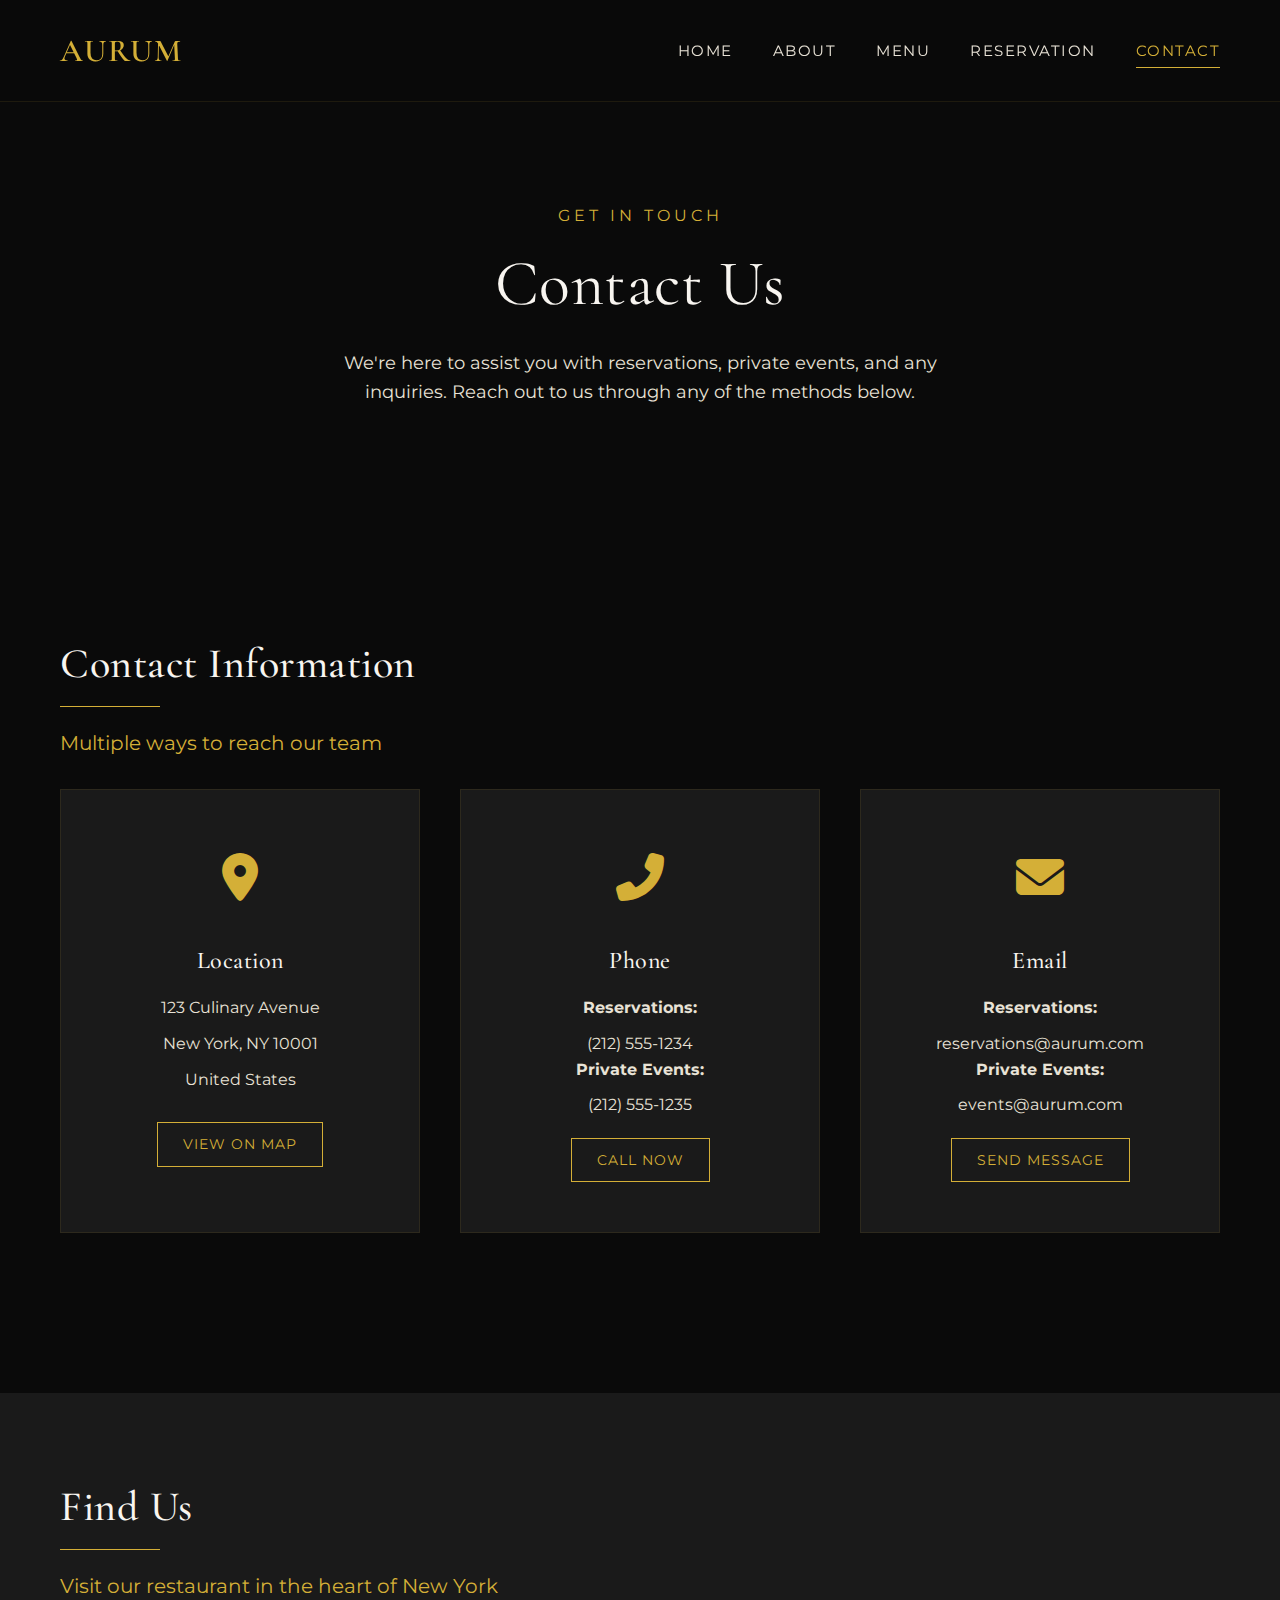
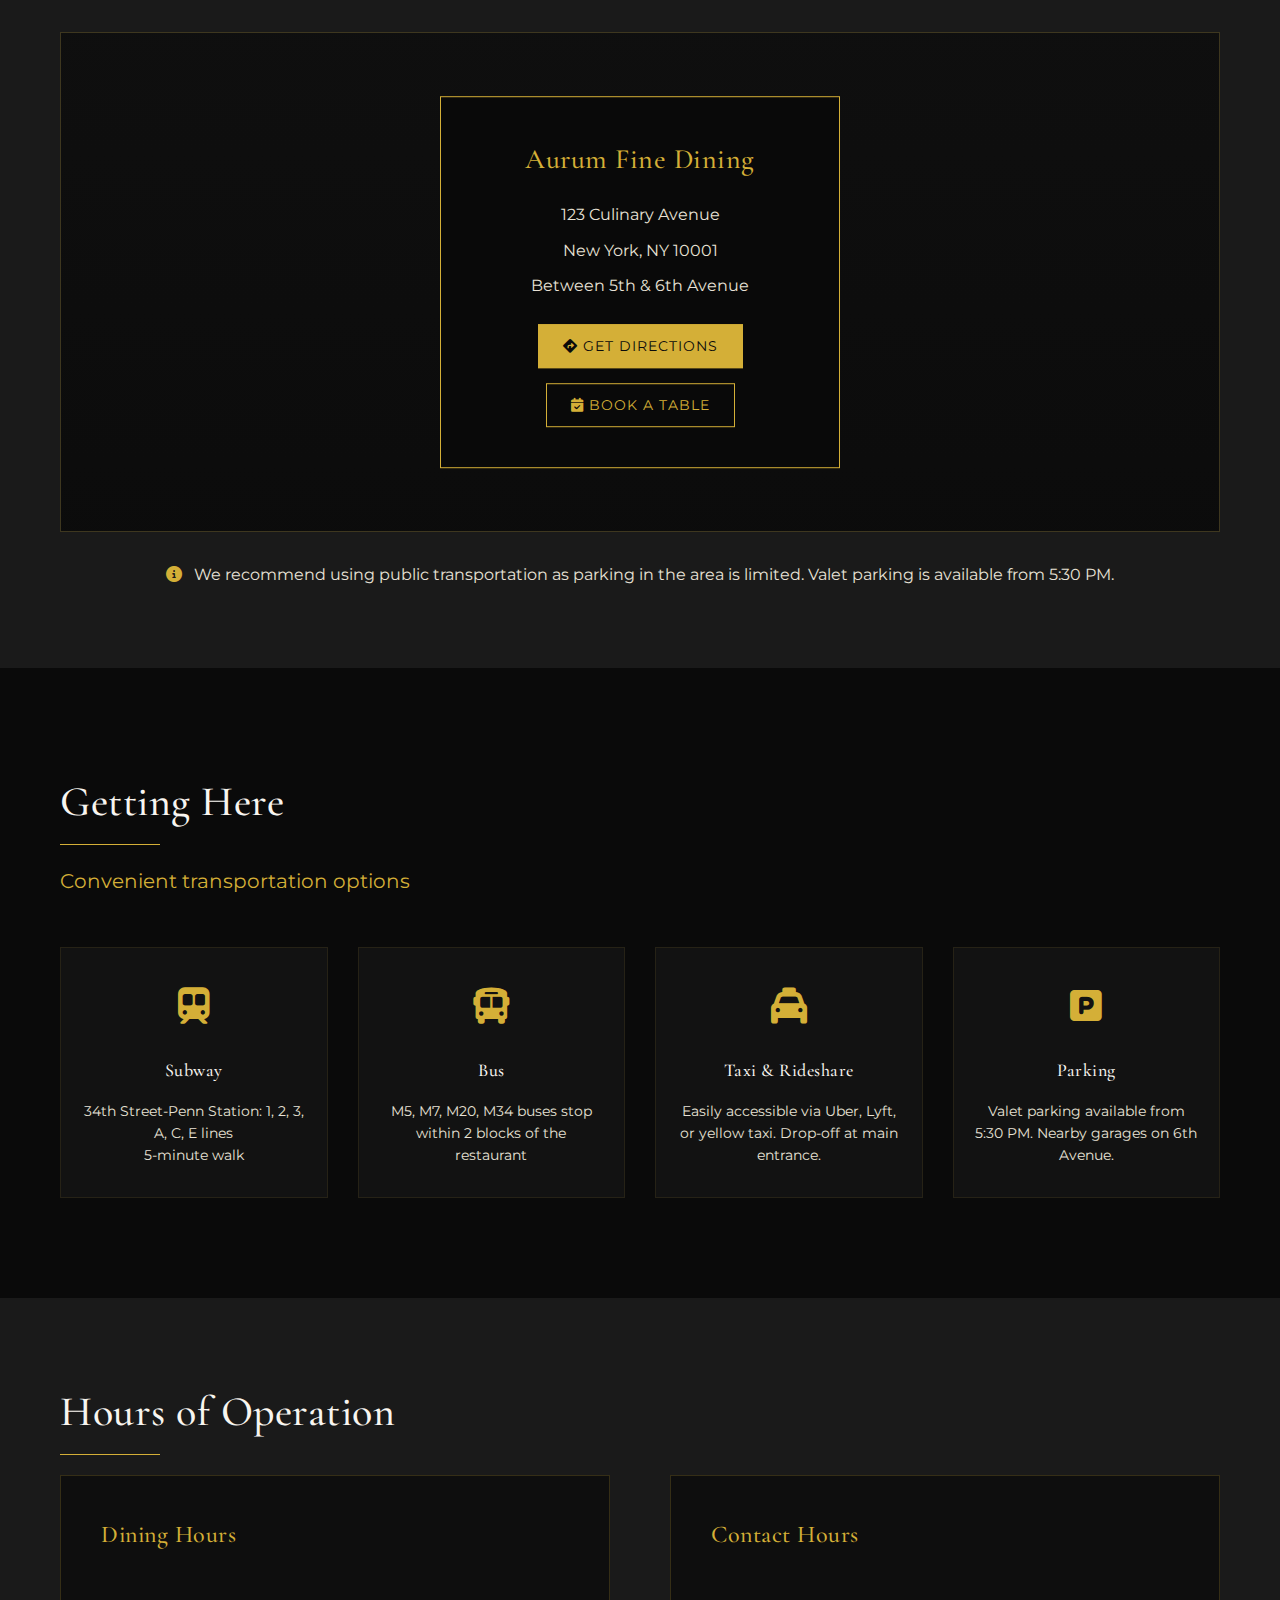
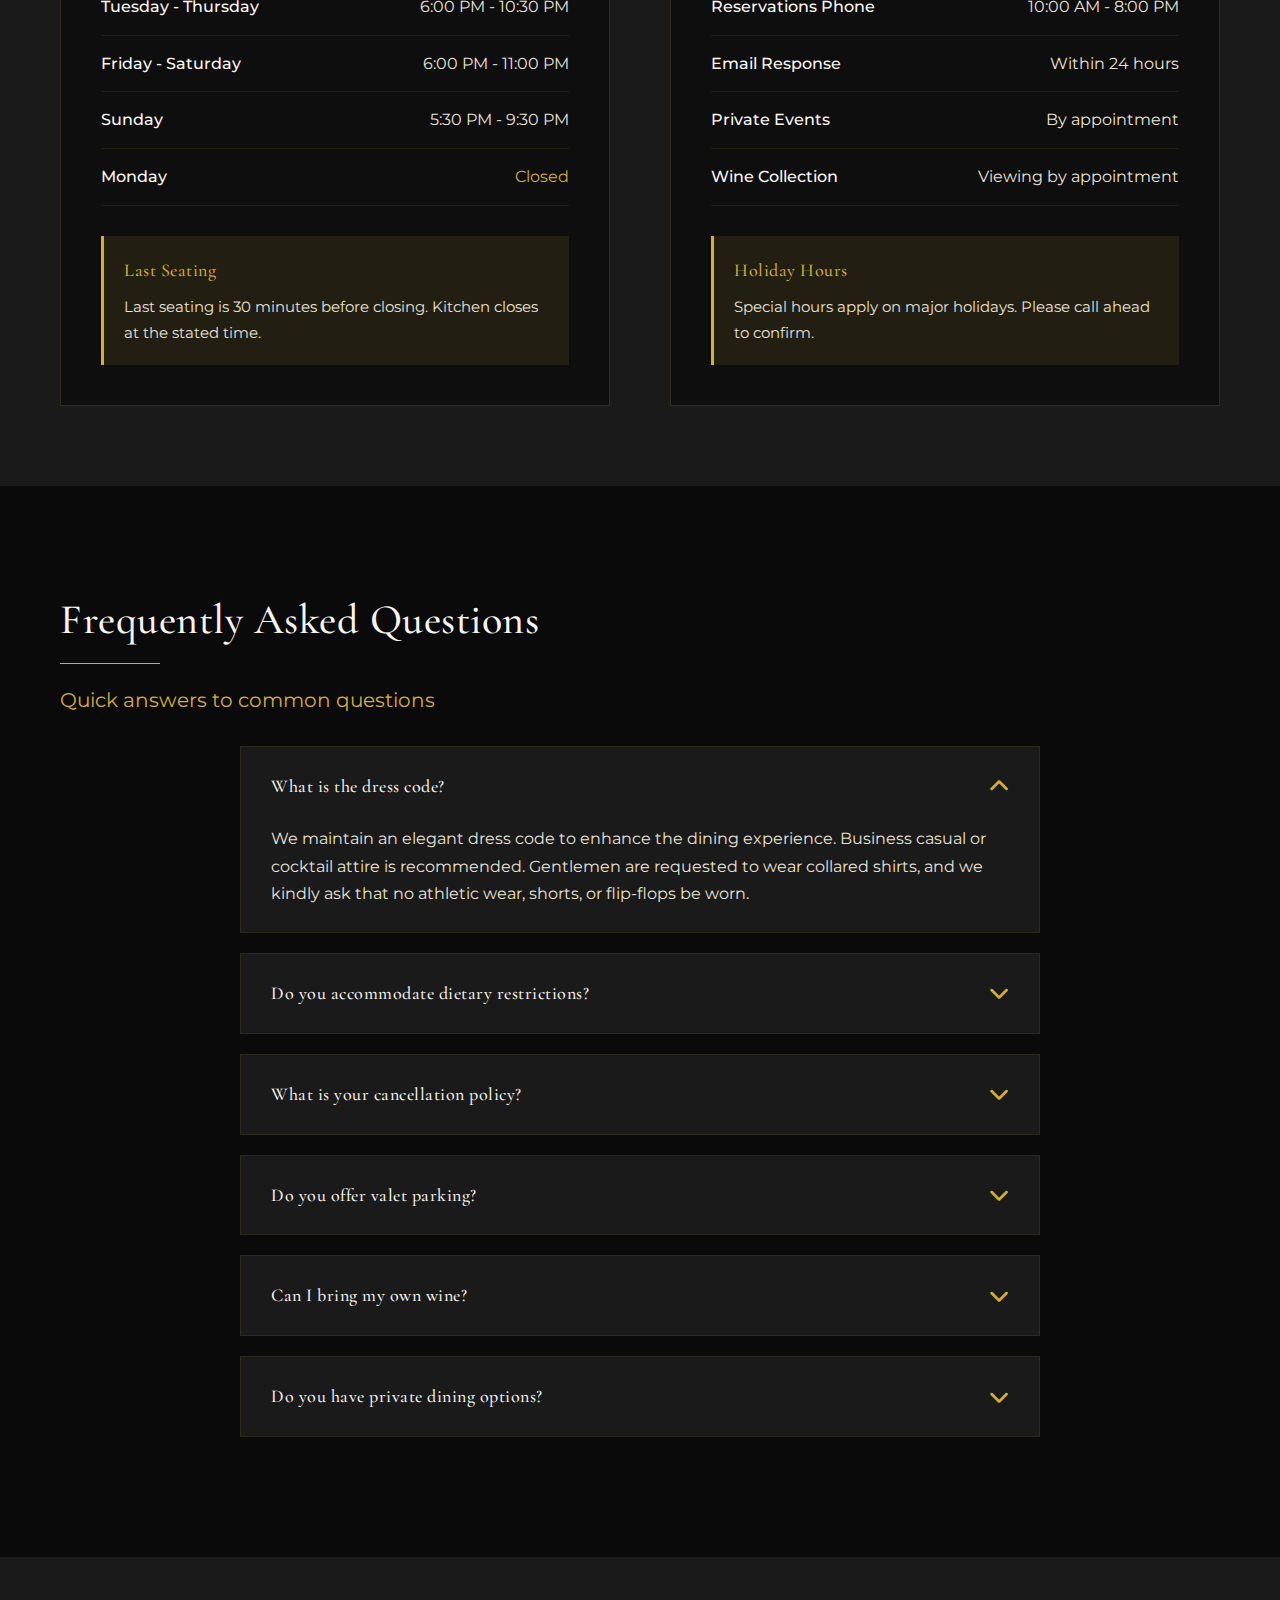
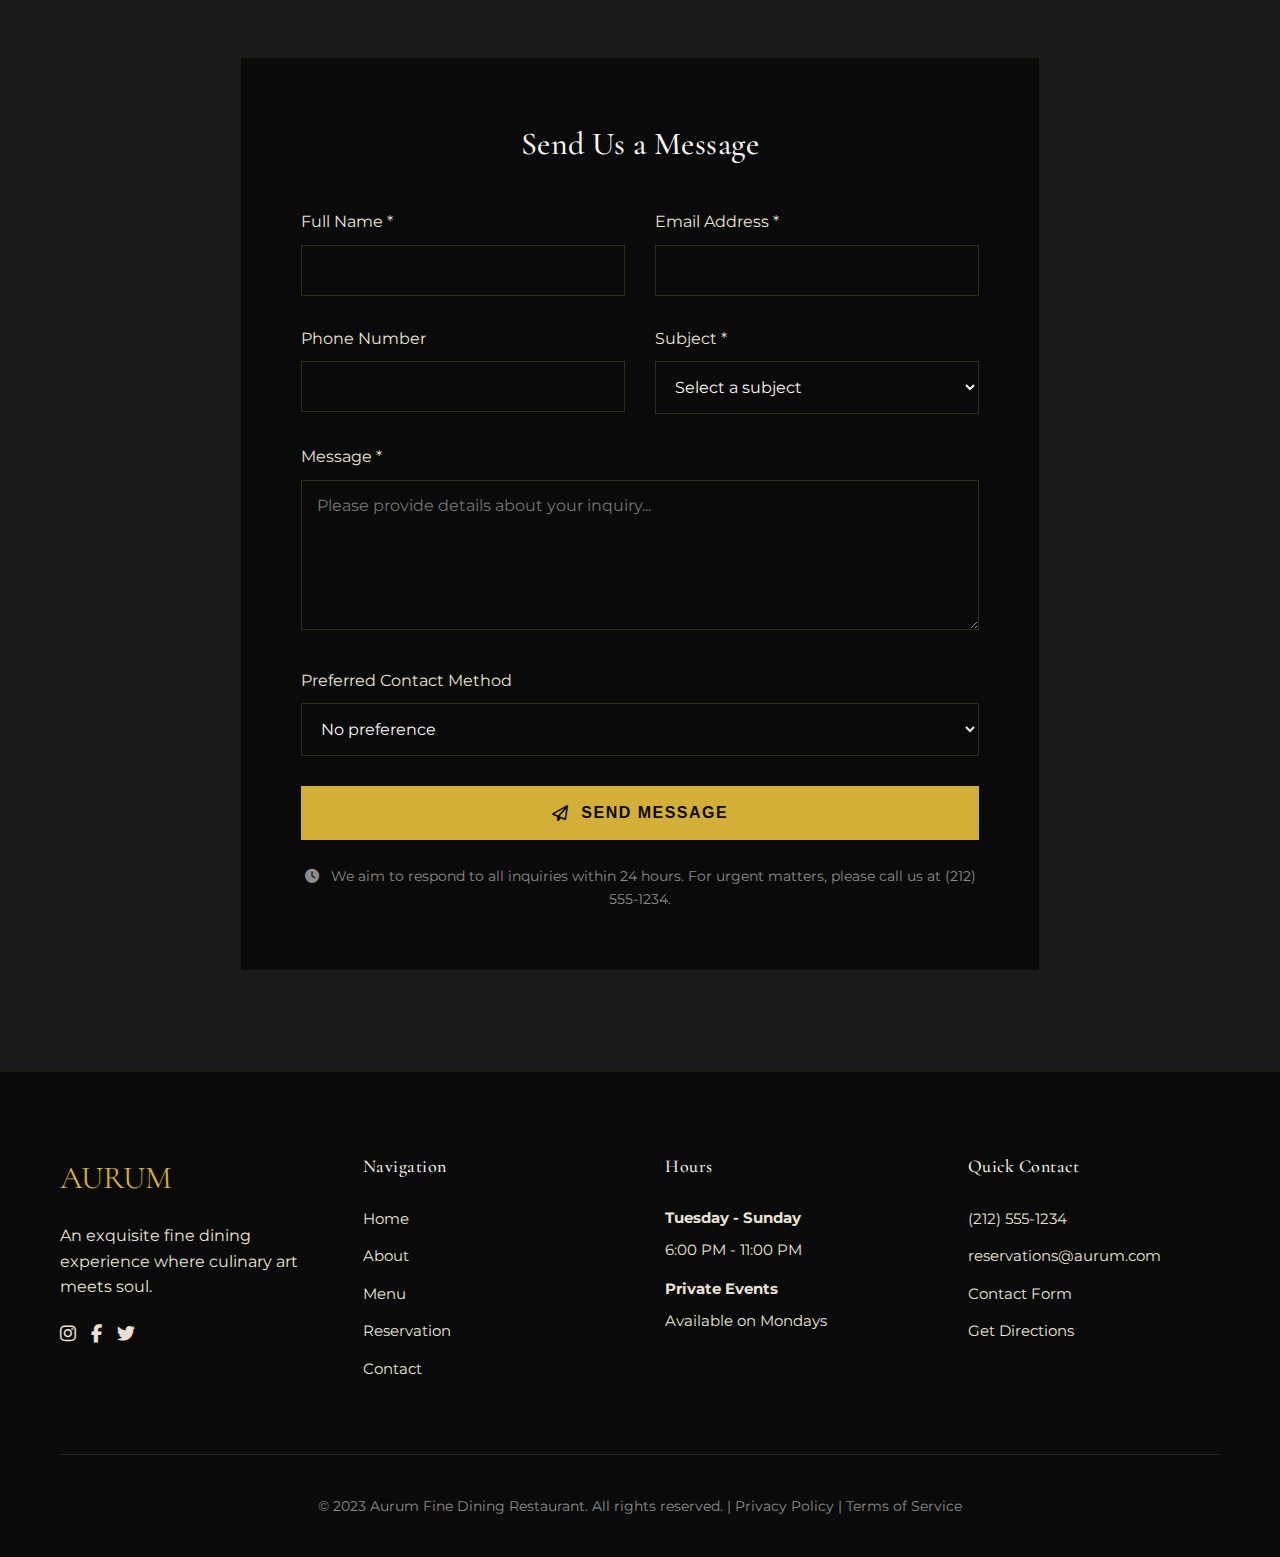
<file: contact.html>
<!DOCTYPE html>
<html lang="en">
<head>
    <meta charset="UTF-8">
    <meta name="viewport" content="width=device-width, initial-scale=1.0">
    <title>Contact | Aurum Fine Dining</title>
    <link rel="stylesheet" href="https://cdnjs.cloudflare.com/ajax/libs/font-awesome/6.4.0/css/all.min.css">
    <link href="https://fonts.googleapis.com/css2?family=Cormorant+Garamond:wght@300;400;500;600;700&family=Montserrat:wght@300;400;500&display=swap" rel="stylesheet">
    <style>
        :root {
            --gold: #D4AF37;
            --gold-light: #E8D49A;
            --gold-dark: #B8941F;
            --black: #0A0A0A;
            --black-light: #1A1A1A;
            --white: #F8F5F0;
            --beige: #E8E2D6;
            --beige-dark: #D6CFC0;
            --gray: #8C8C8C;
        }
        
        * {
            margin: 0;
            padding: 0;
            box-sizing: border-box;
        }
        
        html {
            scroll-behavior: smooth;
        }
        
        body {
            font-family: 'Montserrat', sans-serif;
            background-color: var(--black);
            color: var(--white);
            line-height: 1.6;
            overflow-x: hidden;
        }
        
        h1, h2, h3, h4, h5 {
            font-family: 'Cormorant Garamond', serif;
            font-weight: 500;
            letter-spacing: 0.5px;
        }
        
        .container {
            width: 100%;
            max-width: 1200px;
            margin: 0 auto;
            padding: 0 20px;
        }
        
        /* Header Styles */
        header {
            position: fixed;
            top: 0;
            left: 0;
            width: 100%;
            z-index: 1000;
            background-color: rgba(10, 10, 10, 0.95);
            padding: 25px 0;
            transition: all 0.4s ease;
            border-bottom: 1px solid rgba(212, 175, 55, 0.1);
        }
        
        .header-container {
            display: flex;
            justify-content: space-between;
            align-items: center;
        }
        
        .logo {
            font-family: 'Cormorant Garamond', serif;
            font-size: 32px;
            font-weight: 600;
            color: var(--gold);
            text-decoration: none;
            letter-spacing: 2px;
        }
        
        .main-nav {
            display: flex;
            gap: 40px;
        }
        
        .nav-link {
            color: var(--beige);
            text-decoration: none;
            font-size: 15px;
            letter-spacing: 1.5px;
            text-transform: uppercase;
            position: relative;
            padding: 5px 0;
            transition: color 0.3s ease;
        }
        
        .nav-link:hover {
            color: var(--gold);
        }
        
        .nav-link::after {
            content: '';
            position: absolute;
            bottom: 0;
            left: 0;
            width: 0;
            height: 1px;
            background-color: var(--gold);
            transition: width 0.3s ease;
        }
        
        .nav-link:hover::after {
            width: 100%;
        }
        
        .nav-link.active {
            color: var(--gold);
        }
        
        .nav-link.active::after {
            width: 100%;
        }
        
        .reservation-btn {
            background-color: transparent;
            color: var(--gold);
            border: 1px solid var(--gold);
            padding: 12px 28px;
            font-size: 14px;
            letter-spacing: 1.5px;
            text-transform: uppercase;
            cursor: pointer;
            transition: all 0.3s ease;
        }
        
        .reservation-btn:hover {
            background-color: var(--gold);
            color: var(--black);
        }
        
        /* Mobile Menu Toggle */
        .mobile-toggle {
            display: none;
            background: none;
            border: none;
            color: var(--gold);
            font-size: 24px;
            cursor: pointer;
            z-index: 1001;
        }
        
        /* Page Hero */
        .page-hero {
            height: 50vh;
            display: flex;
            align-items: center;
            justify-content: center;
            position: relative;
            overflow: hidden;
            background: linear-gradient(rgba(10, 10, 10, 0.9), rgba(10, 10, 10, 0.95)), 
                        url('https://images.unsplash.com/photo-1555396273-367ea4eb4db5?ixlib=rb-4.0.3&auto=format&fit=crop&w=1470&q=80');
            background-size: cover;
            background-position: center;
            text-align: center;
            margin-top: 80px;
        }
        
        .page-hero-content {
            max-width: 800px;
        }
        
        .page-hero-subtitle {
            font-size: 16px;
            letter-spacing: 4px;
            color: var(--gold);
            text-transform: uppercase;
            margin-bottom: 20px;
            font-weight: 400;
        }
        
        .page-hero-title {
            font-size: 64px;
            line-height: 1.1;
            margin-bottom: 30px;
            font-weight: 400;
        }
        
        .page-hero-description {
            font-size: 18px;
            color: var(--beige);
            max-width: 600px;
            margin: 0 auto;
        }
        
        /* Contact Info Section */
        .contact-info-section {
            padding: 100px 0;
            background-color: var(--black);
        }
        
        .contact-grid {
            display: grid;
            grid-template-columns: repeat(3, 1fr);
            gap: 40px;
            margin-bottom: 60px;
        }
        
        .contact-card {
            background-color: var(--black-light);
            padding: 50px 40px;
            border: 1px solid rgba(212, 175, 55, 0.1);
            text-align: center;
            transition: all 0.3s ease;
            position: relative;
            overflow: hidden;
        }
        
        .contact-card:hover {
            border-color: var(--gold);
            transform: translateY(-10px);
        }
        
        .contact-card::before {
            content: '';
            position: absolute;
            top: 0;
            left: 0;
            width: 100%;
            height: 4px;
            background-color: var(--gold);
            transform: scaleX(0);
            transition: transform 0.3s ease;
        }
        
        .contact-card:hover::before {
            transform: scaleX(1);
        }
        
        .contact-icon {
            font-size: 48px;
            color: var(--gold);
            margin-bottom: 25px;
        }
        
        .contact-card h3 {
            font-size: 24px;
            color: var(--white);
            margin-bottom: 15px;
            font-weight: 500;
        }
        
        .contact-card p {
            color: var(--beige);
            margin-bottom: 10px;
            font-size: 16px;
        }
        
        .contact-card a {
            color: var(--beige);
            text-decoration: none;
            transition: color 0.3s ease;
            display: block;
            margin-top: 10px;
        }
        
        .contact-card a:hover {
            color: var(--gold);
        }
        
        .contact-card .action-btn {
            display: inline-block;
            margin-top: 20px;
            color: var(--gold);
            border: 1px solid var(--gold);
            padding: 10px 25px;
            text-decoration: none;
            font-size: 14px;
            letter-spacing: 1px;
            text-transform: uppercase;
            transition: all 0.3s ease;
        }
        
        .contact-card .action-btn:hover {
            background-color: var(--gold);
            color: var(--black);
        }
        
        .section-title {
            font-size: 42px;
            margin-bottom: 30px;
            color: var(--white);
            position: relative;
            display: inline-block;
        }
        
        .section-title::after {
            content: '';
            position: absolute;
            bottom: -10px;
            left: 0;
            width: 100px;
            height: 1px;
            background-color: var(--gold);
        }
        
        .section-subtitle {
            font-size: 20px;
            color: var(--gold);
            margin-bottom: 30px;
            font-weight: 400;
        }
        
        /* Map Section */
        .map-section {
            padding: 80px 0;
            background-color: var(--black-light);
        }
        
        .map-container {
            height: 500px;
            position: relative;
            border: 1px solid rgba(212, 175, 55, 0.2);
            overflow: hidden;
        }
        
        .map-overlay {
            position: absolute;
            top: 50%;
            left: 50%;
            transform: translate(-50%, -50%);
            background-color: rgba(10, 10, 10, 0.95);
            padding: 40px;
            border: 1px solid var(--gold);
            text-align: center;
            max-width: 400px;
            width: 90%;
            z-index: 10;
        }
        
        .map-overlay h3 {
            color: var(--gold);
            font-size: 28px;
            margin-bottom: 20px;
            font-weight: 500;
        }
        
        .map-overlay p {
            color: var(--beige);
            margin-bottom: 10px;
            font-size: 16px;
        }
        
        .map-overlay .btn-group {
            display: flex;
            gap: 15px;
            margin-top: 25px;
            justify-content: center;
            flex-wrap: wrap;
        }
        
        .map-overlay .btn {
            background-color: transparent;
            color: var(--gold);
            border: 1px solid var(--gold);
            padding: 12px 24px;
            text-decoration: none;
            font-size: 14px;
            letter-spacing: 1px;
            text-transform: uppercase;
            transition: all 0.3s ease;
            cursor: pointer;
            font-family: 'Montserrat', sans-serif;
        }
        
        .map-overlay .btn:hover {
            background-color: var(--gold);
            color: var(--black);
        }
        
        .map-overlay .btn.primary {
            background-color: var(--gold);
            color: var(--black);
        }
        
        .map-overlay .btn.primary:hover {
            background-color: var(--gold-dark);
        }
        
        /* Transportation Section */
        .transportation-section {
            padding: 100px 0;
            background-color: var(--black);
        }
        
        .transport-grid {
            display: grid;
            grid-template-columns: repeat(4, 1fr);
            gap: 30px;
            margin-top: 50px;
        }
        
        .transport-item {
            text-align: center;
            padding: 30px 20px;
            background-color: rgba(26, 26, 26, 0.5);
            border: 1px solid rgba(212, 175, 55, 0.1);
            transition: all 0.3s ease;
        }
        
        .transport-item:hover {
            border-color: var(--gold);
            transform: translateY(-5px);
        }
        
        .transport-icon {
            font-size: 36px;
            color: var(--gold);
            margin-bottom: 20px;
        }
        
        .transport-item h4 {
            color: var(--white);
            font-size: 18px;
            margin-bottom: 15px;
            font-weight: 500;
        }
        
        .transport-item p {
            color: var(--beige);
            font-size: 14px;
            line-height: 1.6;
        }
        
        /* Hours Section */
        .hours-section {
            padding: 80px 0;
            background-color: var(--black-light);
        }
        
        .hours-container {
            display: grid;
            grid-template-columns: repeat(2, 1fr);
            gap: 60px;
            align-items: start;
        }
        
        .hours-card {
            background-color: rgba(10, 10, 10, 0.7);
            padding: 40px;
            border: 1px solid rgba(212, 175, 55, 0.2);
        }
        
        .hours-card h3 {
            color: var(--gold);
            font-size: 24px;
            margin-bottom: 25px;
            font-weight: 500;
        }
        
        .hours-row {
            display: flex;
            justify-content: space-between;
            padding: 15px 0;
            border-bottom: 1px solid rgba(212, 175, 55, 0.1);
        }
        
        .hours-row:last-child {
            border-bottom: none;
        }
        
        .day {
            color: var(--white);
            font-weight: 500;
        }
        
        .time {
            color: var(--beige);
        }
        
        .hours-note {
            margin-top: 30px;
            padding: 20px;
            background-color: rgba(212, 175, 55, 0.1);
            border-left: 3px solid var(--gold);
        }
        
        .hours-note h4 {
            color: var(--gold);
            font-size: 18px;
            margin-bottom: 10px;
        }
        
        .hours-note p {
            color: var(--beige);
            font-size: 15px;
            line-height: 1.7;
        }
        
        /* FAQ Section */
        .faq-section {
            padding: 100px 0;
            background-color: var(--black);
        }
        
        .faq-container {
            max-width: 800px;
            margin: 0 auto;
        }
        
        .faq-item {
            margin-bottom: 20px;
            border: 1px solid rgba(212, 175, 55, 0.1);
            background-color: var(--black-light);
        }
        
        .faq-question {
            padding: 25px 30px;
            cursor: pointer;
            display: flex;
            justify-content: space-between;
            align-items: center;
            transition: all 0.3s ease;
        }
        
        .faq-question:hover {
            background-color: rgba(212, 175, 55, 0.05);
        }
        
        .faq-question h4 {
            color: var(--white);
            font-size: 18px;
            font-weight: 500;
            margin-right: 20px;
        }
        
        .faq-question i {
            color: var(--gold);
            font-size: 20px;
            transition: transform 0.3s ease;
            min-width: 20px;
        }
        
        .faq-item.active .faq-question i {
            transform: rotate(180deg);
        }
        
        .faq-answer {
            padding: 0 30px;
            max-height: 0;
            overflow: hidden;
            transition: max-height 0.5s ease, padding 0.3s ease;
        }
        
        .faq-item.active .faq-answer {
            padding: 0 30px 25px;
            max-height: 500px;
        }
        
        .faq-answer p {
            color: var(--beige);
            font-size: 16px;
            line-height: 1.7;
        }
        
        /* Contact Form Section */
        .contact-form-section {
            padding: 100px 0;
            background-color: var(--black-light);
        }
        
        .form-container {
            max-width: 800px;
            margin: 0 auto;
            background-color: var(--black);
            padding: 60px;
            border: 1px solid rgba(212, 175, 55, 0.1);
        }
        
        .form-title {
            font-size: 32px;
            color: var(--white);
            margin-bottom: 40px;
            text-align: center;
            font-weight: 500;
        }
        
        .form-group {
            margin-bottom: 30px;
        }
        
        .form-label {
            display: block;
            color: var(--beige);
            margin-bottom: 10px;
            font-size: 16px;
        }
        
        .form-input, .form-select, .form-textarea {
            width: 100%;
            padding: 15px;
            background-color: rgba(10, 10, 10, 0.7);
            border: 1px solid rgba(212, 175, 55, 0.2);
            color: var(--white);
            font-size: 16px;
            font-family: 'Montserrat', sans-serif;
            transition: all 0.3s ease;
        }
        
        .form-input:focus, .form-select:focus, .form-textarea:focus {
            outline: none;
            border-color: var(--gold);
        }
        
        .form-row {
            display: grid;
            grid-template-columns: 1fr 1fr;
            gap: 30px;
        }
        
        .form-textarea {
            min-height: 150px;
            resize: vertical;
        }
        
        .submit-btn {
            background-color: var(--gold);
            color: var(--black);
            border: none;
            padding: 18px 45px;
            font-size: 16px;
            letter-spacing: 1.5px;
            text-transform: uppercase;
            cursor: pointer;
            transition: all 0.3s ease;
            font-weight: 600;
            width: 100%;
            margin-top: 10px;
            display: flex;
            align-items: center;
            justify-content: center;
            gap: 12px;
        }
        
        .submit-btn:hover {
            background-color: var(--gold-dark);
            transform: translateY(-2px);
            box-shadow: 0 10px 20px rgba(212, 175, 55, 0.2);
        }
        
        /* Footer */
        footer {
            background-color: var(--black);
            padding: 80px 0 40px;
            border-top: 1px solid rgba(212, 175, 55, 0.1);
        }
        
        .footer-container {
            display: grid;
            grid-template-columns: repeat(4, 1fr);
            gap: 50px;
            margin-bottom: 60px;
        }
        
        .footer-logo {
            font-family: 'Cormorant Garamond', serif;
            font-size: 32px;
            color: var(--gold);
            margin-bottom: 20px;
        }
        
        .footer-heading {
            font-size: 18px;
            color: var(--white);
            margin-bottom: 25px;
            font-weight: 500;
        }
        
        .footer-links {
            list-style: none;
        }
        
        .footer-links li {
            margin-bottom: 12px;
        }
        
        .footer-links a {
            color: var(--beige);
            text-decoration: none;
            font-size: 15px;
            transition: color 0.3s ease;
        }
        
        .footer-links a:hover {
            color: var(--gold);
        }
        
        .hours p {
            color: var(--beige);
            margin-bottom: 8px;
            font-size: 15px;
        }
        
        .social-icons {
            display: flex;
            gap: 15px;
            margin-top: 20px;
        }
        
        .social-icons a {
            color: var(--beige);
            font-size: 18px;
            transition: color 0.3s ease;
        }
        
        .social-icons a:hover {
            color: var(--gold);
        }
        
        .copyright {
            text-align: center;
            padding-top: 40px;
            border-top: 1px solid rgba(140, 140, 140, 0.2);
            color: var(--gray);
            font-size: 14px;
        }
        
        /* Responsive Styles */
        /* Mobile Menu Overlay */
.mobile-overlay {
    display: none;
    position: fixed;
    top: 0;
    left: 0;
    width: 100%;
    height: 100%;
    background-color: rgba(10, 10, 10, 0.9);
    z-index: 999;
}

.mobile-overlay.active {
    display: block;
}

/* Mobile close button */
.mobile-close-btn {
    position: absolute;
    top: 30px;
    right: 30px;
    background: none;
    border: none;
    color: var(--gold);
    font-size: 24px;
    cursor: pointer;
    display: none;
}
        @media (max-width: 992px) {
            .page-hero-title {
                font-size: 52px;
            }
            
            .contact-grid {
                grid-template-columns: repeat(2, 1fr);
                gap: 30px;
            }
            
            .transport-grid {
                grid-template-columns: repeat(2, 1fr);
            }
            
            .hours-container {
                grid-template-columns: 1fr;
                gap: 40px;
            }
            
            .footer-container {
                grid-template-columns: repeat(2, 1fr);
                gap: 40px;
            }
            
            .form-container {
                padding: 40px;
            }
        }
        
        @media (max-width: 768px) {
    .mobile-toggle {
        display: flex;
        background: none;
        border: none;
        color: var(--gold);
        font-size: 28px;
        cursor: pointer;
        z-index: 1001;
        padding: 5px;
        width: 44px;
        height: 44px;
        border-radius: 4px;
        align-items: center;
        justify-content: center;
        transition: all 0.3s ease;
    }
    
    .mobile-toggle:hover {
        background-color: rgba(212, 175, 55, 0.1);
    }
    
    .main-nav {
        display: none;
        position: fixed;
        top: 0;
        left: -100%;
        width: 300px;
        height: 100vh;
        background-color: var(--black);
        flex-direction: column;
        padding: 100px 30px 30px;
        border-right: 1px solid rgba(212, 175, 55, 0.2);
        gap: 0;
        z-index: 1000;
        transition: left 0.4s ease;
        overflow-y: auto;
    }
    
    .main-nav.active {
        display: flex;
        left: 0;
    }
    
    .nav-link {
        padding: 18px 0;
        font-size: 16px;
        border-bottom: 1px solid rgba(212, 175, 55, 0.1);
        width: 100%;
        text-align: left;
    }
    
    .nav-link:last-child {
        border-bottom: none;
    }
    
    .nav-link::after {
        display: none;
    }
    
    .nav-link:hover, .nav-link.active {
        color: var(--gold);
        padding-left: 10px;
        transition: all 0.3s ease;
    }
    
    /* Adjust header for mobile */
    .header-container {
        padding: 15px 20px;
    }
    
    header {
        padding: 15px 0;
    }
    
    /* Keep all the existing responsive styles below */
    .page-hero-title {
        font-size: 42px;
    }
    
    .contact-grid {
        grid-template-columns: 1fr;
    }
    
    .transport-grid {
        grid-template-columns: 1fr;
    }
    
    .form-row {
        grid-template-columns: 1fr;
        gap: 20px;
    }
    
    .footer-container {
        grid-template-columns: 1fr;
        gap: 40px;
    }
    
    .map-overlay {
        position: relative;
        top: 0;
        left: 0;
        transform: none;
        width: 100%;
        max-width: 100%;
        margin-bottom: 30px;
    }
    
    .map-container {
        height: 400px;
    }
}

/* For even smaller screens */
@media (max-width: 480px) {
    .main-nav {
        width: 100%;
        left: -100%;
    }
    
    .main-nav.active {
        left: 0;
    }
    
    .mobile-toggle {
        font-size: 24px;
        width: 40px;
        height: 40px;
    }
    
    /* Keep existing 480px styles below */
    .page-hero-title {
        font-size: 36px;
    }
    
    .section-title {
        font-size: 36px;
    }
    
    .form-container {
        padding: 30px 20px;
    }
    
    .contact-card {
        padding: 40px 25px;
    }
    
    .hours-card {
        padding: 30px 20px;
    }
}
        @media (max-width: 480px) {
            .page-hero-title {
                font-size: 36px;
            }
            
            .section-title {
                font-size: 36px;
            }
            
            .form-container {
                padding: 30px 20px;
            }
            
            .contact-card {
                padding: 40px 25px;
            }
            
            .hours-card {
                padding: 30px 20px;
            }
        }
    </style>
</head>
<body>
    <!-- Header -->
    <header>
        <div class="container header-container">
            <a href="index.html" class="logo">AURUM</a>
            
            <button class="mobile-toggle" id="mobileToggle">
                <i class="fas fa-bars"></i>
            </button>
            
            <nav class="main-nav" id="mainNav">
                <a href="index.html" class="nav-link">Home</a>
                <a href="about.html" class="nav-link">About</a>
                <a href="menu.html" class="nav-link">Menu</a>
                <a href="reservation.html" class="nav-link">Reservation</a>
                <a href="contact.html" class="nav-link active">Contact</a>
            </nav>
            
            
        </div>
    </header>

    <!-- Page Hero -->
    <section class="page-hero">
        <div class="container page-hero-content">
            <div class="page-hero-subtitle">Get In Touch</div>
            <h1 class="page-hero-title">Contact Us</h1>
            <p class="page-hero-description">We're here to assist you with reservations, private events, and any inquiries. Reach out to us through any of the methods below.</p>
        </div>
    </section>

    <!-- Contact Info Section -->
    <section class="contact-info-section">
        <div class="container">
            <h2 class="section-title">Contact Information</h2>
            <p class="section-subtitle">Multiple ways to reach our team</p>
            
            <div class="contact-grid">
                <div class="contact-card">
                    <div class="contact-icon">
                        <i class="fas fa-map-marker-alt"></i>
                    </div>
                    <h3>Location</h3>
                    <p>123 Culinary Avenue</p>
                    <p>New York, NY 10001</p>
                    <p>United States</p>
                    <a href="#map" class="action-btn">View on Map</a>
                </div>
                
                <div class="contact-card">
                    <div class="contact-icon">
                        <i class="fas fa-phone-alt"></i>
                    </div>
                    <h3>Phone</h3>
                    <p><strong>Reservations:</strong></p>
                    <a href="tel:+12125551234">(212) 555-1234</a>
                    <p><strong>Private Events:</strong></p>
                    <a href="tel:+12125551235">(212) 555-1235</a>
                    <a href="tel:+12125551234" class="action-btn">Call Now</a>
                </div>
                
                <div class="contact-card">
                    <div class="contact-icon">
                        <i class="fas fa-envelope"></i>
                    </div>
                    <h3>Email</h3>
                    <p><strong>Reservations:</strong></p>
                    <a href="mailto:reservations@aurum.com">reservations@aurum.com</a>
                    <p><strong>Private Events:</strong></p>
                    <a href="mailto:events@aurum.com">events@aurum.com</a>
                    <a href="#contact-form" class="action-btn">Send Message</a>
                </div>
            </div>
        </div>
    </section>

    <!-- Map Section -->
    <section class="map-section" id="map">
        <div class="container">
            <h2 class="section-title">Find Us</h2>
            <p class="section-subtitle">Visit our restaurant in the heart of New York</p>
            
            <div class="map-container">
                <!-- Map Placeholder with Styling -->
                <div style="width: 100%; height: 100%; background-color: #1a1a1a; position: relative;">
                    <div style="position: absolute; top: 0; left: 0; width: 100%; height: 100%; background: linear-gradient(rgba(10, 10, 10, 0.7), rgba(10, 10, 10, 0.9)), url('https://images.unsplash.com/photo-1496442226666-8d4d0e62e6e9?ixlib=rb-4.0.3&auto=format&fit=crop&w=1470&q=80'); background-size: cover; background-position: center;"></div>
                    <div class="map-overlay">
                        <h3>Aurum Fine Dining</h3>
                        <p>123 Culinary Avenue</p>
                        <p>New York, NY 10001</p>
                        <p>Between 5th & 6th Avenue</p>
                        
                        <div class="btn-group">
                            <button class="btn primary" id="getDirectionsBtn">
                                <i class="fas fa-directions"></i> Get Directions
                            </button>
                            <button class="btn" onclick="window.location.href='reservation.html'">
                                <i class="fas fa-calendar-check"></i> Book a Table
                            </button>
                        </div>
                    </div>
                </div>
            </div>
            
            <div style="text-align: center; margin-top: 30px;">
                <p style="color: var(--beige); font-size: 16px;">
                    <i class="fas fa-info-circle" style="margin-right: 8px; color: var(--gold);"></i>
                    We recommend using public transportation as parking in the area is limited. Valet parking is available from 5:30 PM.
                </p>
            </div>
        </div>
    </section>

    <!-- Transportation Section -->
    <section class="transportation-section">
        <div class="container">
            <h2 class="section-title">Getting Here</h2>
            <p class="section-subtitle">Convenient transportation options</p>
            
            <div class="transport-grid">
                <div class="transport-item">
                    <div class="transport-icon">
                        <i class="fas fa-subway"></i>
                    </div>
                    <h4>Subway</h4>
                    <p>34th Street-Penn Station: 1, 2, 3, A, C, E lines<br>5-minute walk</p>
                </div>
                
                <div class="transport-item">
                    <div class="transport-icon">
                        <i class="fas fa-bus"></i>
                    </div>
                    <h4>Bus</h4>
                    <p>M5, M7, M20, M34 buses stop within 2 blocks of the restaurant</p>
                </div>
                
                <div class="transport-item">
                    <div class="transport-icon">
                        <i class="fas fa-taxi"></i>
                    </div>
                    <h4>Taxi & Rideshare</h4>
                    <p>Easily accessible via Uber, Lyft, or yellow taxi. Drop-off at main entrance.</p>
                </div>
                
                <div class="transport-item">
                    <div class="transport-icon">
                        <i class="fas fa-parking"></i>
                    </div>
                    <h4>Parking</h4>
                    <p>Valet parking available from 5:30 PM. Nearby garages on 6th Avenue.</p>
                </div>
            </div>
        </div>
    </section>

    <!-- Hours Section -->
    <section class="hours-section">
        <div class="container">
            <h2 class="section-title">Hours of Operation</h2>
            
            <div class="hours-container">
                <div class="hours-card">
                    <h3>Dining Hours</h3>
                    <div class="hours-row">
                        <span class="day">Tuesday - Thursday</span>
                        <span class="time">6:00 PM - 10:30 PM</span>
                    </div>
                    <div class="hours-row">
                        <span class="day">Friday - Saturday</span>
                        <span class="time">6:00 PM - 11:00 PM</span>
                    </div>
                    <div class="hours-row">
                        <span class="day">Sunday</span>
                        <span class="time">5:30 PM - 9:30 PM</span>
                    </div>
                    <div class="hours-row">
                        <span class="day">Monday</span>
                        <span class="time" style="color: var(--gold);">Closed</span>
                    </div>
                    
                    <div class="hours-note">
                        <h4>Last Seating</h4>
                        <p>Last seating is 30 minutes before closing. Kitchen closes at the stated time.</p>
                    </div>
                </div>
                
                <div class="hours-card">
                    <h3>Contact Hours</h3>
                    <div class="hours-row">
                        <span class="day">Reservations Phone</span>
                        <span class="time">10:00 AM - 8:00 PM</span>
                    </div>
                    <div class="hours-row">
                        <span class="day">Email Response</span>
                        <span class="time">Within 24 hours</span>
                    </div>
                    <div class="hours-row">
                        <span class="day">Private Events</span>
                        <span class="time">By appointment</span>
                    </div>
                    <div class="hours-row">
                        <span class="day">Wine Collection</span>
                        <span class="time">Viewing by appointment</span>
                    </div>
                    
                    <div class="hours-note">
                        <h4>Holiday Hours</h4>
                        <p>Special hours apply on major holidays. Please call ahead to confirm.</p>
                    </div>
                </div>
            </div>
        </div>
    </section>

    <!-- FAQ Section -->
    <section class="faq-section">
        <div class="container">
            <h2 class="section-title">Frequently Asked Questions</h2>
            <p class="section-subtitle">Quick answers to common questions</p>
            
            <div class="faq-container">
                <div class="faq-item">
                    <div class="faq-question">
                        <h4>What is the dress code?</h4>
                        <i class="fas fa-chevron-down"></i>
                    </div>
                    <div class="faq-answer">
                        <p>We maintain an elegant dress code to enhance the dining experience. Business casual or cocktail attire is recommended. Gentlemen are requested to wear collared shirts, and we kindly ask that no athletic wear, shorts, or flip-flops be worn.</p>
                    </div>
                </div>
                
                <div class="faq-item">
                    <div class="faq-question">
                        <h4>Do you accommodate dietary restrictions?</h4>
                        <i class="fas fa-chevron-down"></i>
                    </div>
                    <div class="faq-answer">
                        <p>Yes, our chefs can accommodate most dietary restrictions including vegetarian, vegan, gluten-free, and allergies. Please inform us of any dietary requirements when making your reservation so we can prepare accordingly. For severe allergies, we recommend calling ahead to speak with our chef.</p>
                    </div>
                </div>
                
                <div class="faq-item">
                    <div class="faq-question">
                        <h4>What is your cancellation policy?</h4>
                        <i class="fas fa-chevron-down"></i>
                    </div>
                    <div class="faq-answer">
                        <p>We require 24-hour notice for cancellations. For parties of 6 or more, a credit card is required to secure the reservation, and cancellations within 24 hours will incur a $50 per person charge. For private events, please refer to your contract for specific cancellation terms.</p>
                    </div>
                </div>
                
                <div class="faq-item">
                    <div class="faq-question">
                        <h4>Do you offer valet parking?</h4>
                        <i class="fas fa-chevron-down"></i>
                    </div>
                    <div class="faq-answer">
                        <p>Yes, valet parking is available from 5:30 PM until closing for $25. There are also several parking garages within walking distance. We highly recommend using public transportation or rideshare services as parking in the area can be challenging during peak hours.</p>
                    </div>
                </div>
                
                <div class="faq-item">
                    <div class="faq-question">
                        <h4>Can I bring my own wine?</h4>
                        <i class="fas fa-chevron-down"></i>
                    </div>
                    <div class="faq-answer">
                        <p>We have an extensive wine collection curated by our sommelier, but we do allow guests to bring their own wine with a $50 corkage fee per 750ml bottle, limited to two bottles per table. Please note that we cannot accommodate bottles that are already on our wine list.</p>
                    </div>
                </div>
                
                <div class="faq-item">
                    <div class="faq-question">
                        <h4>Do you have private dining options?</h4>
                        <i class="fas fa-chevron-down"></i>
                    </div>
                    <div class="faq-answer">
                        <p>Yes, we offer several private dining options accommodating from 10 to 40 guests. Our private dining room features a separate entrance, dedicated service staff, and customizable menus. For inquiries, please email events@aurum.com or call (212) 555-1235 to speak with our Events Director.</p>
                    </div>
                </div>
            </div>
        </div>
    </section>

    <!-- Contact Form Section -->
    <section class="contact-form-section" id="contact-form">
        <div class="container">
            <div class="form-container">
                <h3 class="form-title">Send Us a Message</h3>
                <form id="contactForm">
                    <div class="form-row">
                        <div class="form-group">
                            <label class="form-label" for="contactName">Full Name *</label>
                            <input type="text" id="contactName" class="form-input" required>
                        </div>
                        
                        <div class="form-group">
                            <label class="form-label" for="contactEmail">Email Address *</label>
                            <input type="email" id="contactEmail" class="form-input" required>
                        </div>
                    </div>
                    
                    <div class="form-row">
                        <div class="form-group">
                            <label class="form-label" for="contactPhone">Phone Number</label>
                            <input type="tel" id="contactPhone" class="form-input">
                        </div>
                        
                        <div class="form-group">
                            <label class="form-label" for="contactSubject">Subject *</label>
                            <select id="contactSubject" class="form-select" required>
                                <option value="">Select a subject</option>
                                <option value="reservation">Reservation Inquiry</option>
                                <option value="private-event">Private Event Inquiry</option>
                                <option value="feedback">Feedback & Reviews</option>
                                <option value="press">Press & Media</option>
                                <option value="careers">Career Opportunities</option>
                                <option value="other">Other</option>
                            </select>
                        </div>
                    </div>
                    
                    <div class="form-group">
                        <label class="form-label" for="contactMessage">Message *</label>
                        <textarea id="contactMessage" class="form-textarea" placeholder="Please provide details about your inquiry..." required></textarea>
                    </div>
                    
                    <div class="form-group">
                        <label class="form-label" for="preferredContact">Preferred Contact Method</label>
                        <select id="preferredContact" class="form-select">
                            <option value="">No preference</option>
                            <option value="email">Email</option>
                            <option value="phone">Phone Call</option>
                            <option value="text">Text Message</option>
                        </select>
                    </div>
                    
                    <button type="submit" class="submit-btn">
                        <i class="far fa-paper-plane"></i> Send Message
                    </button>
                    
                    <div style="text-align: center; margin-top: 25px;">
                        <p style="color: var(--gray); font-size: 14px;">
                            <i class="fas fa-clock" style="margin-right: 8px;"></i>
                            We aim to respond to all inquiries within 24 hours. For urgent matters, please call us at (212) 555-1234.
                        </p>
                    </div>
                </form>
            </div>
        </div>
    </section>

    <!-- Footer -->
    <footer>
        <div class="container">
            <div class="footer-container">
                <div class="footer-column">
                    <div class="footer-logo">AURUM</div>
                    <p style="color: var(--beige); margin-bottom: 20px;">An exquisite fine dining experience where culinary art meets soul.</p>
                    <div class="social-icons">
                        <a href="#"><i class="fab fa-instagram"></i></a>
                        <a href="#"><i class="fab fa-facebook-f"></i></a>
                        <a href="#"><i class="fab fa-twitter"></i></a>
                        <a href="#"><i class="fab fa-tripadvisor"></i></a>
                    </div>
                </div>
                
                <div class="footer-column">
                    <h4 class="footer-heading">Navigation</h4>
                    <ul class="footer-links">
                        <li><a href="index.html">Home</a></li>
                        <li><a href="about.html">About</a></li>
                        <li><a href="menu.html">Menu</a></li>
                        <li><a href="reservation.html">Reservation</a></li>
                        <li><a href="contact.html">Contact</a></li>
                    </ul>
                </div>
                
                <div class="footer-column">
                    <h4 class="footer-heading">Hours</h4>
                    <div class="hours">
                        <p><strong>Tuesday - Sunday</strong></p>
                        <p>6:00 PM - 11:00 PM</p>
                        <p style="margin-top: 15px;"><strong>Private Events</strong></p>
                        <p>Available on Mondays</p>
                    </div>
                </div>
                
                <div class="footer-column">
                    <h4 class="footer-heading">Quick Contact</h4>
                    <ul class="footer-links">
                        <li><a href="tel:+12125551234">(212) 555-1234</a></li>
                        <li><a href="mailto:reservations@aurum.com">reservations@aurum.com</a></li>
                        <li><a href="#contact-form">Contact Form</a></li>
                        <li><a href="#map">Get Directions</a></li>
                    </ul>
                </div>
            </div>
            
            <div class="copyright">
                &copy; 2023 Aurum Fine Dining Restaurant. All rights reserved. | 
                <a href="#" style="color: var(--gray); text-decoration: none;">Privacy Policy</a> | 
                <a href="#" style="color: var(--gray); text-decoration: none;">Terms of Service</a>
            </div>
        </div>
    </footer>

    <script>
    // Enhanced mobile menu functionality
const mobileToggle = document.getElementById('mobileToggle');
const mainNav = document.getElementById('mainNav');
const body = document.body;

// Create overlay element
const overlay = document.createElement('div');
overlay.className = 'mobile-overlay';
document.body.appendChild(overlay);

// Create close button for mobile menu
const closeBtn = document.createElement('button');
closeBtn.className = 'mobile-close-btn';
closeBtn.innerHTML = '<i class="fas fa-times"></i>';
closeBtn.style.display = 'none';
mainNav.appendChild(closeBtn);

mobileToggle.addEventListener('click', () => {
    mainNav.classList.toggle('active');
    overlay.classList.toggle('active');
    closeBtn.style.display = 'block';
    
    // Change icon
    const icon = mobileToggle.querySelector('i');
    if (mainNav.classList.contains('active')) {
        icon.classList.remove('fa-bars');
        icon.classList.add('fa-times');
        body.style.overflow = 'hidden'; // Prevent scrolling when menu is open
    } else {
        icon.classList.remove('fa-times');
        icon.classList.add('fa-bars');
        body.style.overflow = 'auto';
        closeBtn.style.display = 'none';
    }
});

// Close menu when clicking close button
closeBtn.addEventListener('click', () => {
    mainNav.classList.remove('active');
    overlay.classList.remove('active');
    const icon = mobileToggle.querySelector('i');
    icon.classList.remove('fa-times');
    icon.classList.add('fa-bars');
    body.style.overflow = 'auto';
    closeBtn.style.display = 'none';
});

// Close menu when clicking on overlay
overlay.addEventListener('click', () => {
    mainNav.classList.remove('active');
    overlay.classList.remove('active');
    const icon = mobileToggle.querySelector('i');
    icon.classList.remove('fa-times');
    icon.classList.add('fa-bars');
    body.style.overflow = 'auto';
    closeBtn.style.display = 'none';
});

// Close menu when clicking on a nav link
document.querySelectorAll('.nav-link').forEach(link => {
    link.addEventListener('click', () => {
        mainNav.classList.remove('active');
        overlay.classList.remove('active');
        const icon = mobileToggle.querySelector('i');
        icon.classList.remove('fa-times');
        icon.classList.add('fa-bars');
        body.style.overflow = 'auto';
        closeBtn.style.display = 'none';
    });
});

// Close menu on escape key
document.addEventListener('keydown', (e) => {
    if (e.key === 'Escape' && mainNav.classList.contains('active')) {
        mainNav.classList.remove('active');
        overlay.classList.remove('active');
        const icon = mobileToggle.querySelector('i');
        icon.classList.remove('fa-times');
        icon.classList.add('fa-bars');
        body.style.overflow = 'auto';
        closeBtn.style.display = 'none';
    }
});

// Header scroll effect - updated for mobile
window.addEventListener('scroll', () => {
    const header = document.querySelector('header');
    if (window.scrollY > 100) {
        header.style.padding = '15px 0';
        header.style.backgroundColor = 'rgba(10, 10, 10, 0.98)';
    } else {
        header.style.padding = '25px 0';
        header.style.backgroundColor = 'rgba(10, 10, 10, 0.95)';
    }
});
        
        // FAQ Accordion Functionality
        document.querySelectorAll('.faq-question').forEach(question => {
            question.addEventListener('click', () => {
                const faqItem = question.parentElement;
                
                // Close all other FAQ items
                document.querySelectorAll('.faq-item').forEach(item => {
                    if (item !== faqItem) {
                        item.classList.remove('active');
                    }
                });
                
                // Toggle current FAQ item
                faqItem.classList.toggle('active');
            });
        });
        
        // Get Directions Button
        document.getElementById('getDirectionsBtn').addEventListener('click', function() {
            const address = '123+Culinary+Avenue+New+York+NY+10001';
            const googleMapsUrl = `https://www.google.com/maps/dir/?api=1&destination=${address}`;
            
            // Open in new tab
            window.open(googleMapsUrl, '_blank');
        });
        
        // Contact Form Submission
        document.getElementById('contactForm').addEventListener('submit', function(e) {
            e.preventDefault();
            
            // Get form values
            const name = document.getElementById('contactName').value;
            const email = document.getElementById('contactEmail').value;
            const phone = document.getElementById('contactPhone').value;
            const subject = document.getElementById('contactSubject').value;
            const message = document.getElementById('contactMessage').value;
            const preferredContact = document.getElementById('preferredContact').value;
            
            // Validate required fields
            if (!name || !email || !subject || !message) {
                alert('Please fill in all required fields.');
                return;
            }
            
            // Validate email format
            const emailRegex = /^[^\s@]+@[^\s@]+\.[^\s@]+$/;
            if (!emailRegex.test(email)) {
                alert('Please enter a valid email address.');
                return;
            }
            
            // Show success message
            const successMessage = `
                <div style="background-color: rgba(212, 175, 55, 0.1); border-left: 3px solid var(--gold); padding: 40px; margin-top: 20px; border-radius: 8px;">
                    <h4 style="color: var(--gold); font-size: 28px; margin-bottom: 25px; display: flex; align-items: center; gap: 15px; justify-content: center;">
                        <i class="fas fa-check-circle"></i> Message Sent Successfully!
                    </h4>
                    
                    <div style="background-color: rgba(10, 10, 10, 0.7); padding: 30px; border-radius: 8px; margin: 25px 0; border: 1px solid rgba(212, 175, 55, 0.3);">
                        <h5 style="color: var(--white); margin-bottom: 20px; font-size: 22px; text-align: center;">Thank You, ${name}</h5>
                        
                        <div style="display: grid; grid-template-columns: 1fr; gap: 15px;">
                            <div style="background-color: rgba(212, 175, 55, 0.05); padding: 15px; border-radius: 6px;">
                                <p style="color: var(--gold); margin-bottom: 5px; font-size: 14px; font-weight: 600;">Subject</p>
                                <p style="color: var(--beige); font-weight: 500;">${document.getElementById('contactSubject').options[document.getElementById('contactSubject').selectedIndex].text}</p>
                            </div>
                            
                            <div style="background-color: rgba(212, 175, 55, 0.05); padding: 15px; border-radius: 6px;">
                                <p style="color: var(--gold); margin-bottom: 5px; font-size: 14px; font-weight: 600;">Contact Information</p>
                                <p style="color: var(--beige); font-weight: 500;">
                                    ${email}<br>
                                    ${phone || 'Phone not provided'}
                                </p>
                            </div>
                        </div>
                    </div>
                    
                    <p style="color: var(--beige); margin-top: 20px; font-size: 16px; text-align: center;">
                        We have received your message and will respond within 24 hours.
                    </p>
                    
                    <div style="margin-top: 30px; padding-top: 25px; border-top: 1px solid rgba(212, 175, 55, 0.3); text-align: center;">
                        <p style="color: var(--beige); margin-bottom: 15px; font-size: 16px;">
                            <i class="fas fa-phone-alt" style="margin-right: 10px; color: var(--gold);"></i>
                            For urgent matters: <a href="tel:+12125551234" style="color: var(--gold); text-decoration: none; font-weight: 600;">(212) 555-1234</a>
                        </p>
                        
                        <div style="display: flex; gap: 20px; justify-content: center; flex-wrap: wrap; margin-top: 25px;">
                            <button onclick="window.location.href='reservation.html'" style="background-color: var(--gold); color: var(--black); border: none; padding: 12px 24px; border-radius: 4px; font-weight: 600; cursor: pointer; font-size: 16px; font-family: 'Montserrat', sans-serif; display: inline-flex; align-items: center; gap: 10px;">
                                <i class="fas fa-calendar-check"></i> Make a Reservation
                            </button>
                            <button onclick="window.location.href='index.html'" style="background-color: transparent; color: var(--gold); border: 1px solid var(--gold); padding: 12px 24px; border-radius: 4px; font-weight: 500; cursor: pointer; font-size: 16px; font-family: 'Montserrat', sans-serif; display: inline-flex; align-items: center; gap: 10px;">
                                <i class="fas fa-home"></i> Return Home
                            </button>
                        </div>
                    </div>
                </div>
            `;
            
            // Replace form with success message
            const formContainer = document.querySelector('.form-container');
            formContainer.innerHTML = successMessage;
            formContainer.scrollIntoView({ behavior: 'smooth', block: 'start' });
        });
        
        // Smooth scrolling for anchor links
        document.querySelectorAll('a[href^="#"]').forEach(anchor => {
            anchor.addEventListener('click', function(e) {
                e.preventDefault();
                
                const targetId = this.getAttribute('href');
                if (targetId === '#') return;
                
                const targetElement = document.querySelector(targetId);
                if (targetElement) {
                    // Close mobile menu if open
                    mainNav.classList.remove('active');
                    const icon = mobileToggle.querySelector('i');
                    icon.classList.remove('fa-times');
                    icon.classList.add('fa-bars');
                    
                    window.scrollTo({
                        top: targetElement.offsetTop - 100,
                        behavior: 'smooth'
                    });
                }
            });
        });
        
        // Add hover effects to buttons
        document.querySelectorAll('.btn, .action-btn, .submit-btn').forEach(button => {
            if (button.tagName === 'BUTTON' || button.tagName === 'A') {
                button.addEventListener('mouseenter', function() {
                    if (this.classList.contains('primary')) {
                        this.style.boxShadow = '0 8px 25px rgba(212, 175, 55, 0.3)';
                    } else {
                        this.style.boxShadow = '0 8px 20px rgba(212, 175, 55, 0.2)';
                    }
                });
                
                button.addEventListener('mouseleave', function() {
                    this.style.boxShadow = 'none';
                });
            }
        });
        
        // Initialize with one FAQ open
        document.addEventListener('DOMContentLoaded', function() {
            // Open first FAQ by default
            const firstFaq = document.querySelector('.faq-item');
            if (firstFaq) {
                firstFaq.classList.add('active');
            }
        });
    </script>
</body>
</html>
</file>
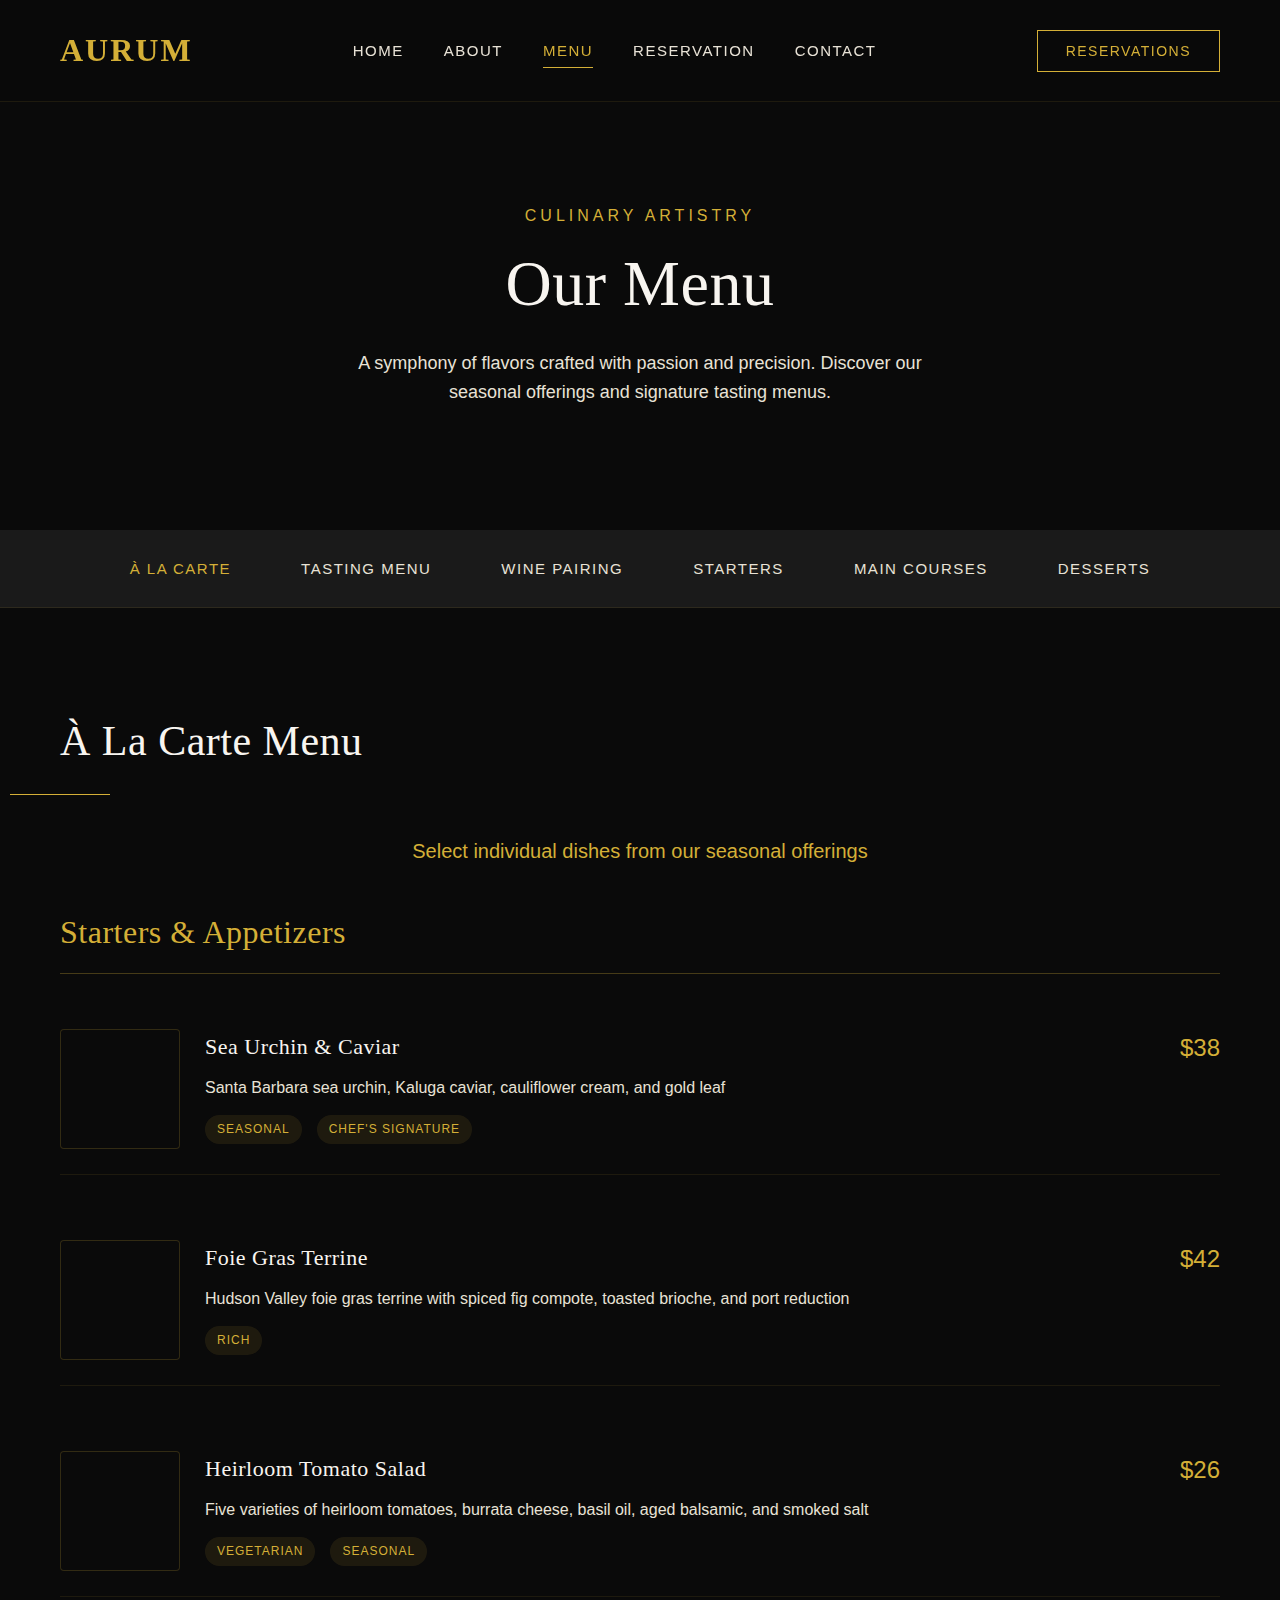
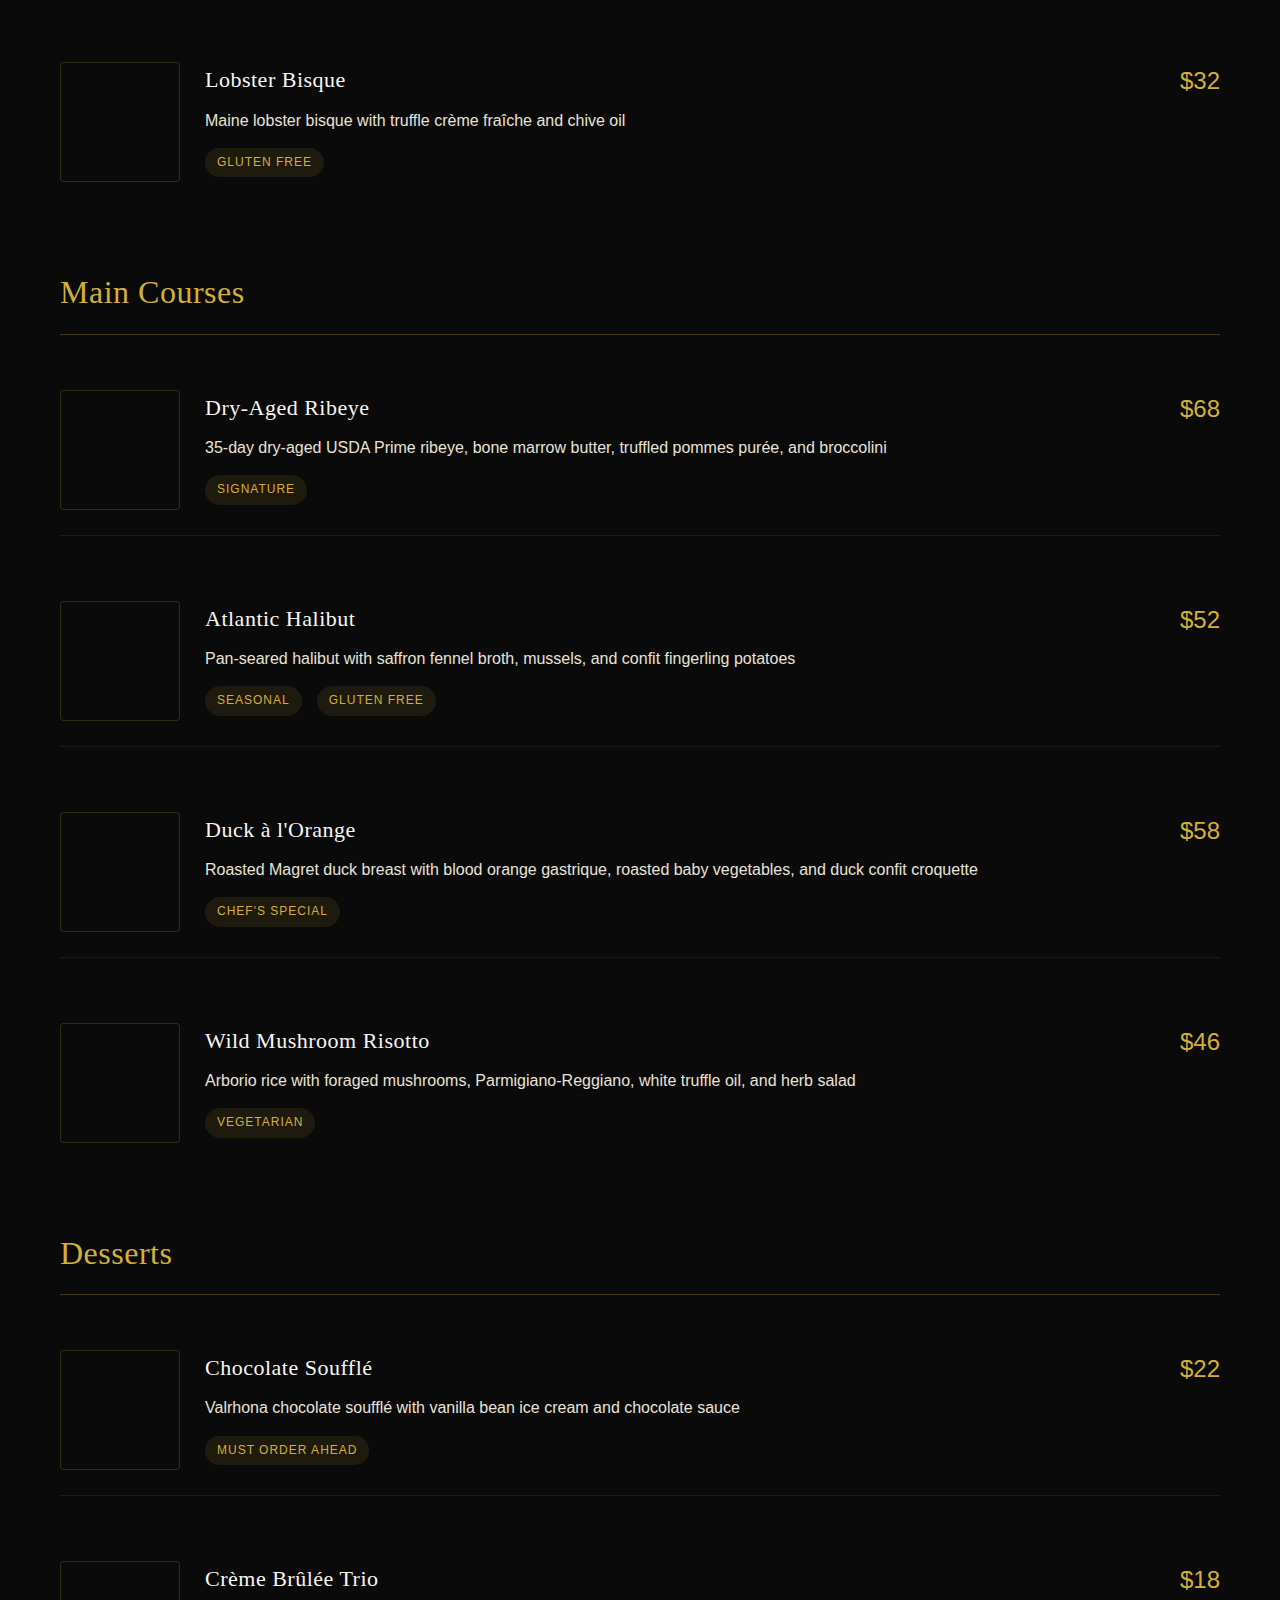
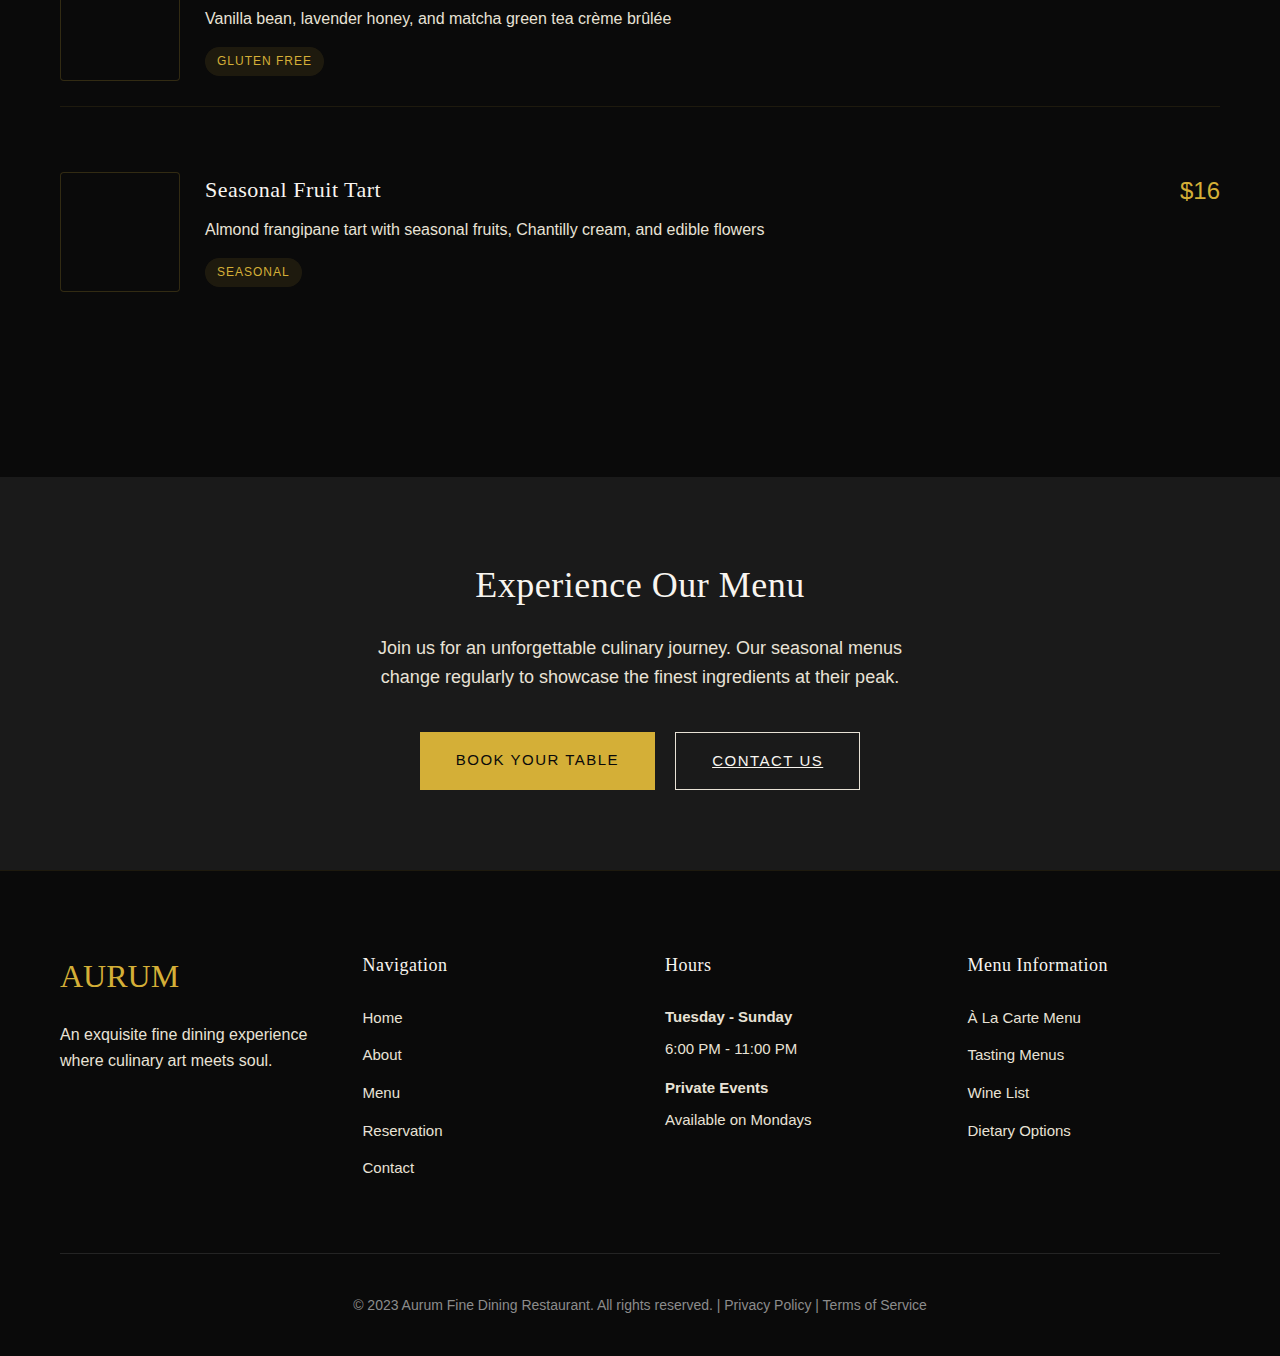
<file: menu.html>
<!DOCTYPE html>
<html lang="en">
<head>
    <meta charset="UTF-8">
    <meta name="viewport" content="width=device-width, initial-scale=1.0">
    <title>Menu | Aurum Fine Dining</title>
    <link rel="stylesheet" href="style.css">
</head>
<body>
    <!-- Header -->
    <header>
        <div class="container header-container">
            <a href="index.html" class="logo">AURUM</a>
            
            <button class="mobile-toggle" id="mobileToggle">
                <i class="fas fa-bars"></i>
            </button>
            
            <nav class="main-nav" id="mainNav">
                <a href="index.html" class="nav-link">Home</a>
                <a href="about.html" class="nav-link">About</a>
                <a href="menu.html" class="nav-link active">Menu</a>
                <a href="reservation.html" class="nav-link">Reservation</a>
                <a href="contact.html" class="nav-link">Contact</a>
            </nav>
            
            <button class="reservation-btn" onclick="window.location.href='reservation.html'">Reservations</button>
        </div>
    </header>

    <!-- Page Hero -->
    <section class="page-hero">
        <div class="container page-hero-content">
            <div class="page-hero-subtitle">Culinary Artistry</div>
            <h1 class="page-hero-title">Our Menu</h1>
            <p class="page-hero-description">A symphony of flavors crafted with passion and precision. Discover our seasonal offerings and signature tasting menus.</p>
        </div>
    </section>

    <!-- Menu Navigation -->
    <div class="menu-navigation">
        <div class="container menu-nav-container">
            <button class="menu-nav-btn active" data-target="a-la-carte">À La Carte</button>
            <button class="menu-nav-btn" data-target="tasting-menu">Tasting Menu</button>
            <button class="menu-nav-btn" data-target="wine-pairing">Wine Pairing</button>
            <button class="menu-nav-btn" data-target="starters">Starters</button>
            <button class="menu-nav-btn" data-target="mains">Main Courses</button>
            <button class="menu-nav-btn" data-target="desserts">Desserts</button>
        </div>
    </div>

    <!-- À La Carte Menu Section -->
    <section id="a-la-carte" class="menu-section active-menu-section">
        <div class="container">
            <h2 class="section-title">À La Carte Menu</h2>
            <p class="section-subtitle">Select individual dishes from our seasonal offerings</p>
            
            <!-- Starters -->
            <div class="menu-category">
                <h3 class="category-title">Starters & Appetizers</h3>
                <div class="menu-items-grid">
                    <div class="menu-item">
                        <div class="menu-item-image" style="background-image: url('https://images.unsplash.com/photo-1546833999-b9f581a1996d?ixlib=rb-4.0.3&auto=format&fit=crop&w=687&q=80');"></div>
                        <div class="menu-item-content">
                            <h4 class="menu-item-title">Sea Urchin & Caviar</h4>
                            <p class="menu-item-description">Santa Barbara sea urchin, Kaluga caviar, cauliflower cream, and gold leaf</p>
                            <div class="menu-item-highlights">
                                <span class="menu-item-tag">Seasonal</span>
                                <span class="menu-item-tag">Chef's Signature</span>
                            </div>
                        </div>
                        <div class="menu-item-price">$38</div>
                    </div>
                    
                  <div class="menu-item">
    <div class="menu-item-image" style="background-image: url('https://images.unsplash.com/photo-1594041680534-e8c8cdebd659?ixlib=rb-4.0.3&auto=format&fit=crop&w=1400&q=80');"></div>
    <div class="menu-item-content">
        <h4 class="menu-item-title">Foie Gras Terrine</h4>
        <p class="menu-item-description">Hudson Valley foie gras terrine with spiced fig compote, toasted brioche, and port reduction</p>
        <div class="menu-item-highlights">
            <span class="menu-item-tag">Rich</span>
        </div>
    </div>
    <div class="menu-item-price">$42</div>
</div>
                    
                    <div class="menu-item">
                        <div class="menu-item-image" style="background-image: url('https://images.unsplash.com/photo-1592417817098-8fd3d9eb14a5?ixlib=rb-4.0.3&auto=format&fit=crop&w=687&q=80');"></div>
                        <div class="menu-item-content">
                            <h4 class="menu-item-title">Heirloom Tomato Salad</h4>
                            <p class="menu-item-description">Five varieties of heirloom tomatoes, burrata cheese, basil oil, aged balsamic, and smoked salt</p>
                            <div class="menu-item-highlights">
                                <span class="menu-item-tag">Vegetarian</span>
                                <span class="menu-item-tag">Seasonal</span>
                            </div>
                        </div>
                        <div class="menu-item-price">$26</div>
                    </div>
                    
                    <div class="menu-item">
                        <div class="menu-item-image" style="background-image: url('https://images.unsplash.com/photo-1547592166-23ac45744acd?ixlib=rb-4.0.3&auto=format&fit=crop&w=1471&q=80');"></div>
                        <div class="menu-item-content">
                            <h4 class="menu-item-title">Lobster Bisque</h4>
                            <p class="menu-item-description">Maine lobster bisque with truffle crème fraîche and chive oil</p>
                            <div class="menu-item-highlights">
                                <span class="menu-item-tag">Gluten Free</span>
                            </div>
                        </div>
                        <div class="menu-item-price">$32</div>
                    </div>
                </div>
            </div>
            
            <!-- Main Courses -->
            <div class="menu-category">
                <h3 class="category-title">Main Courses</h3>
                <div class="menu-items-grid">
                    <div class="menu-item">
                        <div class="menu-item-image" style="background-image: url('https://images.unsplash.com/photo-1546833999-b9f581a1996d?ixlib=rb-4.0.3&auto=format&fit=crop&w=687&q=80');"></div>
                        <div class="menu-item-content">
                            <h4 class="menu-item-title">Dry-Aged Ribeye</h4>
                            <p class="menu-item-description">35-day dry-aged USDA Prime ribeye, bone marrow butter, truffled pommes purée, and broccolini</p>
                            <div class="menu-item-highlights">
                                <span class="menu-item-tag">Signature</span>
                            </div>
                        </div>
                        <div class="menu-item-price">$68</div>
                    </div>
                    
                    <div class="menu-item">
                        <div class="menu-item-image" style="background-image: url('https://images.unsplash.com/photo-1551024506-0bccd828d307?ixlib=rb-4.0.3&auto=format&fit=crop&w=764&q=80');"></div>
                        <div class="menu-item-content">
                            <h4 class="menu-item-title">Atlantic Halibut</h4>
                            <p class="menu-item-description">Pan-seared halibut with saffron fennel broth, mussels, and confit fingerling potatoes</p>
                            <div class="menu-item-highlights">
                                <span class="menu-item-tag">Seasonal</span>
                                <span class="menu-item-tag">Gluten Free</span>
                            </div>
                        </div>
                        <div class="menu-item-price">$52</div>
                    </div>
                    
                   <div class="menu-item">
    <div class="menu-item-image" style="background-image: url('https://images.unsplash.com/photo-1600891964092-4316c288032e?ixlib=rb-4.0.3&auto=format&fit=crop&w=1400&q=80');"></div>
    <div class="menu-item-content">
        <h4 class="menu-item-title">Duck à l'Orange</h4>
        <p class="menu-item-description">Roasted Magret duck breast with blood orange gastrique, roasted baby vegetables, and duck confit croquette</p>
        <div class="menu-item-highlights">
            <span class="menu-item-tag">Chef's Special</span>
        </div>
    </div>
    <div class="menu-item-price">$58</div>
</div>
                    
                    <div class="menu-item">
                        <div class="menu-item-image" style="background-image: url('https://images.unsplash.com/photo-1631452180519-c014fe946bc7?ixlib=rb-4.0.3&auto=format&fit=crop&w=687&q=80');"></div>
                        <div class="menu-item-content">
                            <h4 class="menu-item-title">Wild Mushroom Risotto</h4>
                            <p class="menu-item-description">Arborio rice with foraged mushrooms, Parmigiano-Reggiano, white truffle oil, and herb salad</p>
                            <div class="menu-item-highlights">
                                <span class="menu-item-tag">Vegetarian</span>
                            </div>
                        </div>
                        <div class="menu-item-price">$46</div>
                    </div>
                </div>
            </div>
            
            <!-- Desserts -->
            <div class="menu-category">
                <h3 class="category-title">Desserts</h3>
                <div class="menu-items-grid">
                    <div class="menu-item">
                        <div class="menu-item-image" style="background-image: url('https://images.unsplash.com/photo-1563729784474-d77dbb933a9e?ixlib=rb-4.0.3&auto=format&fit=crop&w=687&q=80');"></div>
                        <div class="menu-item-content">
                            <h4 class="menu-item-title">Chocolate Soufflé</h4>
                            <p class="menu-item-description">Valrhona chocolate soufflé with vanilla bean ice cream and chocolate sauce</p>
                            <div class="menu-item-highlights">
                                <span class="menu-item-tag">Must Order Ahead</span>
                            </div>
                        </div>
                        <div class="menu-item-price">$22</div>
                    </div>
                    
                    <div class="menu-item">
                        <div class="menu-item-image" style="background-image: url('https://images.unsplash.com/photo-1565958011703-44f9829ba187?ixlib=rb-4.0.3&auto=format&fit=crop&w=765&q=80');"></div>
                        <div class="menu-item-content">
                            <h4 class="menu-item-title">Crème Brûlée Trio</h4>
                            <p class="menu-item-description">Vanilla bean, lavender honey, and matcha green tea crème brûlée</p>
                            <div class="menu-item-highlights">
                                <span class="menu-item-tag">Gluten Free</span>
                            </div>
                        </div>
                        <div class="menu-item-price">$18</div>
                    </div>
                    
                    <div class="menu-item">
                        <div class="menu-item-image" style="background-image: url('https://images.unsplash.com/photo-1565958011703-44f9829ba187?ixlib=rb-4.0.3&auto=format&fit=crop&w=765&q=80');"></div>
                        <div class="menu-item-content">
                            <h4 class="menu-item-title">Seasonal Fruit Tart</h4>
                            <p class="menu-item-description">Almond frangipane tart with seasonal fruits, Chantilly cream, and edible flowers</p>
                            <div class="menu-item-highlights">
                                <span class="menu-item-tag">Seasonal</span>
                            </div>
                        </div>
                        <div class="menu-item-price">$16</div>
                    </div>
                </div>
            </div>
        </div>
    </section>

    <!-- Starters Section (hidden by default) -->
    <section id="starters" class="menu-section" style="display: none;">
        <div class="container">
            <h2 class="section-title">Starters & Appetizers</h2>
            <p class="section-subtitle">Begin your culinary journey with our exquisite starters</p>
            
            <div class="menu-items-grid">
                <div class="menu-item">
                    <div class="menu-item-image" style="background-image: url('https://images.unsplash.com/photo-1546833999-b9f581a1996d?ixlib=rb-4.0.3&auto=format&fit=crop&w=687&q=80');"></div>
                    <div class="menu-item-content">
                        <h4 class="menu-item-title">Sea Urchin & Caviar</h4>
                        <p class="menu-item-description">Santa Barbara sea urchin, Kaluga caviar, cauliflower cream, and gold leaf</p>
                        <div class="menu-item-highlights">
                            <span class="menu-item-tag">Seasonal</span>
                            <span class="menu-item-tag">Chef's Signature</span>
                        </div>
                    </div>
                    <div class="menu-item-price">$38</div>
                </div>
                
                <div class="menu-item">
                    <div class="menu-item-image" style="background-image: url('https://images.unsplash.com/photo-1607619056574-7b8d3ee536b2?ixlib=rb-4.0.3&auto=format&fit=crop&w=1400&q=80');"></div>
                    <div class="menu-item-content">
                        <h4 class="menu-item-title">Foie Gras Terrine</h4>
                        <p class="menu-item-description">Hudson Valley foie gras terrine with spiced fig compote, toasted brioche, and port reduction</p>
                        <div class="menu-item-highlights">
                            <span class="menu-item-tag">Rich</span>
                        </div>
                    </div>
                    <div class="menu-item-price">$42</div>
                </div>
                
                <div class="menu-item">
                    <div class="menu-item-image" style="background-image: url('https://images.unsplash.com/photo-1592417817098-8fd3d9eb14a5?ixlib=rb-4.0.3&auto=format&fit=crop&w=687&q=80');"></div>
                    <div class="menu-item-content">
                        <h4 class="menu-item-title">Heirloom Tomato Salad</h4>
                        <p class="menu-item-description">Five varieties of heirloom tomatoes, burrata cheese, basil oil, aged balsamic, and smoked salt</p>
                        <div class="menu-item-highlights">
                            <span class="menu-item-tag">Vegetarian</span>
                            <span class="menu-item-tag">Seasonal</span>
                        </div>
                    </div>
                    <div class="menu-item-price">$26</div>
                </div>
                
                <div class="menu-item">
                    <div class="menu-item-image" style="background-image: url('https://images.unsplash.com/photo-1547592166-23ac45744acd?ixlib=rb-4.0.3&auto=format&fit=crop&w=1471&q=80');"></div>
                    <div class="menu-item-content">
                        <h4 class="menu-item-title">Lobster Bisque</h4>
                        <p class="menu-item-description">Maine lobster bisque with truffle crème fraîche and chive oil</p>
                        <div class="menu-item-highlights">
                            <span class="menu-item-tag">Gluten Free</span>
                        </div>
                    </div>
                    <div class="menu-item-price">$32</div>
                </div>
                
               <div class="menu-item">
    <div class="menu-item-image" style="background-image: url('https://images.unsplash.com/photo-1579584425555-c3ce17fd4351?ixlib=rb-4.0.3&auto=format&fit=crop&w=1400&q=80');"></div>
    <div class="menu-item-content">
        <h4 class="menu-item-title">Hamachi Crudo</h4>
        <p class="menu-item-description">Yellowtail hamachi with yuzu kosho, pickled radish, avocado, and crispy shallots</p>
        <div class="menu-item-highlights">
            <span class="menu-item-tag">Light</span>
            <span class="menu-item-tag">Gluten Free</span>
        </div>
    </div>
    <div class="menu-item-price">$28</div>
</div>
                <div class="menu-item">
                    <div class="menu-item-image" style="background-image: url('https://images.unsplash.com/photo-1563379926898-05f4575a45d8?ixlib=rb-4.0.3&auto=format&fit=crop&w=1470&q=80');"></div>
                    <div class="menu-item-content">
                        <h4 class="menu-item-title">Truffle Arancini</h4>
                        <p class="menu-item-description">Black truffle and mushroom risotto balls with saffron aioli and Parmigiano-Reggiano</p>
                        <div class="menu-item-highlights">
                            <span class="menu-item-tag">Vegetarian</span>
                        </div>
                    </div>
                    <div class="menu-item-price">$24</div>
                </div>
            </div>
        </div>
    </section>

    <!-- Main Courses Section (hidden by default) -->
    <section id="mains" class="menu-section" style="display: none;">
        <div class="container">
            <h2 class="section-title">Main Courses</h2>
            <p class="section-subtitle">Indulge in our signature main dishes</p>
            
            <div class="menu-items-grid">
                <div class="menu-item">
                    <div class="menu-item-image" style="background-image: url('https://images.unsplash.com/photo-1546833999-b9f581a1996d?ixlib=rb-4.0.3&auto=format&fit=crop&w=687&q=80');"></div>
                    <div class="menu-item-content">
                        <h4 class="menu-item-title">Dry-Aged Ribeye</h4>
                        <p class="menu-item-description">35-day dry-aged USDA Prime ribeye, bone marrow butter, truffled pommes purée, and broccolini</p>
                        <div class="menu-item-highlights">
                            <span class="menu-item-tag">Signature</span>
                        </div>
                    </div>
                    <div class="menu-item-price">$68</div>
                </div>
                
                <div class="menu-item">
                    <div class="menu-item-image" style="background-image: url('https://images.unsplash.com/photo-1551024506-0bccd828d307?ixlib=rb-4.0.3&auto=format&fit=crop&w=764&q=80');"></div>
                    <div class="menu-item-content">
                        <h4 class="menu-item-title">Atlantic Halibut</h4>
                        <p class="menu-item-description">Pan-seared halibut with saffron fennel broth, mussels, and confit fingerling potatoes</p>
                        <div class="menu-item-highlights">
                            <span class="menu-item-tag">Seasonal</span>
                            <span class="menu-item-tag">Gluten Free</span>
                        </div>
                    </div>
                    <div class="menu-item-price">$52</div>
                </div>
                
                <div class="menu-item">
                    <div class="menu-item-image" style="background-image: url('https://images.unsplash.com/photo-1600891964092-4316c288032e?ixlib=rb-4.0.3&auto=format&fit=crop&w=1400&q=80');"></div>
                    <div class="menu-item-content">
                        <h4 class="menu-item-title">Duck à l'Orange</h4>
                        <p class="menu-item-description">Roasted Magret duck breast with blood orange gastrique, roasted baby vegetables, and duck confit croquette</p>
                        <div class="menu-item-highlights">
                            <span class="menu-item-tag">Chef's Special</span>
                        </div>
                    </div>
                    <div class="menu-item-price">$58</div>
                </div>
                
                <div class="menu-item">
                    <div class="menu-item-image" style="background-image: url('https://images.unsplash.com/photo-1631452180519-c014fe946bc7?ixlib=rb-4.0.3&auto=format&fit=crop&w=687&q=80');"></div>
                    <div class="menu-item-content">
                        <h4 class="menu-item-title">Wild Mushroom Risotto</h4>
                        <p class="menu-item-description">Arborio rice with foraged mushrooms, Parmigiano-Reggiano, white truffle oil, and herb salad</p>
                        <div class="menu-item-highlights">
                            <span class="menu-item-tag">Vegetarian</span>
                        </div>
                    </div>
                    <div class="menu-item-price">$46</div>
                </div>
                
                <div class="menu-item">
                    <div class="menu-item-image" style="background-image: url('https://images.unsplash.com/photo-1600891964092-4316c288032e?ixlib=rb-4.0.3&auto=format&fit=crop&w=1470&q=80');"></div>
                    <div class="menu-item-content">
                        <h4 class="menu-item-title">Herb-Crusted Lamb Rack</h4>
                        <p class="menu-item-description">New Zealand lamb rack with mint pesto, roasted garlic polenta, and rosemary jus</p>
                        <div class="menu-item-highlights">
                            <span class="menu-item-tag">Gluten Free</span>
                        </div>
                    </div>
                    <div class="menu-item-price">$64</div>
                </div>
                
                <div class="menu-item">
                    <div class="menu-item-image" style="background-image: url('https://images.unsplash.com/photo-1563379926898-05f4575a45d8?ixlib=rb-4.0.3&auto=format&fit=crop&w=1470&q=80');"></div>
                    <div class="menu-item-content">
                        <h4 class="menu-item-title">Truffle Pasta</h4>
                        <p class="menu-item-description">Handmade tagliatelle with black truffle, Parmigiano-Reggiano, and brown butter</p>
                        <div class="menu-item-highlights">
                            <span class="menu-item-tag">Vegetarian</span>
                        </div>
                    </div>
                    <div class="menu-item-price">$44</div>
                </div>
            </div>
        </div>
    </section>

    <!-- Desserts Section (hidden by default) -->
    <section id="desserts" class="menu-section" style="display: none;">
        <div class="container">
            <h2 class="section-title">Desserts</h2>
            <p class="section-subtitle">A sweet conclusion to your dining experience</p>
            
            <div class="menu-items-grid">
                <div class="menu-item">
                    <div class="menu-item-image" style="background-image: url('https://images.unsplash.com/photo-1563729784474-d77dbb933a9e?ixlib=rb-4.0.3&auto=format&fit=crop&w=687&q=80');"></div>
                    <div class="menu-item-content">
                        <h4 class="menu-item-title">Chocolate Soufflé</h4>
                        <p class="menu-item-description">Valrhona chocolate soufflé with vanilla bean ice cream and chocolate sauce</p>
                        <div class="menu-item-highlights">
                            <span class="menu-item-tag">Must Order Ahead</span>
                        </div>
                    </div>
                    <div class="menu-item-price">$22</div>
                </div>
                
                <div class="menu-item">
                    <div class="menu-item-image" style="background-image: url('https://images.unsplash.com/photo-1565958011703-44f9829ba187?ixlib=rb-4.0.3&auto=format&fit=crop&w=765&q=80');"></div>
                    <div class="menu-item-content">
                        <h4 class="menu-item-title">Crème Brûlée Trio</h4>
                        <p class="menu-item-description">Vanilla bean, lavender honey, and matcha green tea crème brûlée</p>
                        <div class="menu-item-highlights">
                            <span class="menu-item-tag">Gluten Free</span>
                        </div>
                    </div>
                    <div class="menu-item-price">$18</div>
                </div>
                
                <div class="menu-item">
                    <div class="menu-item-image" style="background-image: url('https://images.unsplash.com/photo-1621303837174-89787a7d4729?ixlib=rb-4.0.3&auto=format&fit=crop&w=736&q=80');"></div>
                    <div class="menu-item-content">
                        <h4 class="menu-item-title">Seasonal Fruit Tart</h4>
                        <p class="menu-item-description">Almond frangipane tart with seasonal fruits, Chantilly cream, and edible flowers</p>
                        <div class="menu-item-highlights">
                            <span class="menu-item-tag">Seasonal</span>
                        </div>
                    </div>
                    <div class="menu-item-price">$16</div>
                </div>
                
                <div class="menu-item">
                    <div class="menu-item-image" style="background-image: url('https://images.unsplash.com/photo-1571877227200-a0d98ea607e9?ixlib=rb-4.0.3&auto=format&fit=crop&w=1400&q=80');"></div>
                    <div class="menu-item-content">
                        <h4 class="menu-item-title">Tiramisu Classico</h4>
                        <p class="menu-item-description">Traditional Italian tiramisu with espresso-soaked ladyfingers and mascarpone cream</p>
                        <div class="menu-item-highlights">
                            <span class="menu-item-tag">Classic</span>
                        </div>
                    </div>
                    <div class="menu-item-price">$14</div>
                </div>
                
                <div class="menu-item">
                    <div class="menu-item-image" style="background-image: url('https://images.unsplash.com/photo-1486297678162-eb2a19b0a32d?ixlib=rb-4.0.3&auto=format&fit=crop&w=1400&q=80');"></div>
                    <div class="menu-item-content">
                        <h4 class="menu-item-title">Cheese Selection</h4>
                        <p class="menu-item-description">Curated selection of artisanal cheeses with fruit compote, honey, and walnut bread</p>
                        <div class="menu-item-highlights">
                            <span class="menu-item-tag">Savory</span>
                        </div>
                    </div>
                    <div class="menu-item-price">$24</div>
                </div>
            </div>
        </div>
    </section>

    <!-- Chef's Tasting Menu Section -->
    <section id="tasting-menu" class="menu-section tasting-menu-section" style="display: none;">
        <div class="container tasting-menu-container">
            <h2 class="section-title">Chef's Tasting Menu</h2>
            <p class="tasting-menu-intro">Our tasting menus are thoughtfully curated journeys through seasonal flavors and culinary artistry. Each menu is paired with optional wine selections curated by our sommelier.</p>
            
            <div class="tasting-menu-options">
                <div class="tasting-menu-option">
                    <h3>Discovery Menu</h3>
                    <div class="tasting-menu-price">$145</div>
                    <p class="tasting-menu-details">A 6-course introduction to Chef Laurent's culinary philosophy</p>
                    <ul class="tasting-menu-list">
                        <li>Amuse-bouche: Caviar & Sea Urchin</li>
                        <li>Heirloom Tomato & Burrata</li>
                        <li>Foie Gras Terrine</li>
                        <li>Wild Mushroom Risotto</li>
                        <li>Atlantic Halibut</li>
                        <li>Chocolate Soufflé</li>
                    </ul>
                    <div class="menu-cta-buttons">
                        <button class="btn-primary">Add Wine Pairing (+$75)</button>
                    </div>
                </div>
                
                <div class="tasting-menu-option">
                     <h3>Signature Menu</h3>
                    <div class="tasting-menu-price">$195</div>
                    <p class="tasting-menu-details">An 8-course celebration of our signature dishes and seasonal ingredients</p>
                    <ul class="tasting-menu-list">
                        <li>Amuse-bouche: Oyster & Cucumber</li>
                        <li>Hamachi Crudo</li>
                        <li>Truffle Arancini</li>
                        <li>Lobster Bisque</li>
                        <li>Intermezzo: Lemon Sorbet</li>
                        <li>Dry-Aged Ribeye</li>
                        <li>Cheese Selection</li>
                        <li>Crème Brûlée Trio</li>
                    </ul>
                    <div class="menu-cta-buttons">
                        <button class="btn-primary">Add Wine Pairing (+$95)</button>
                    </div>
                </div>
            </div>
            
            <div class="dietary-info">
                <h4><i class="fas fa-info-circle"></i> Tasting Menu Information</h4>
                <p>Our tasting menus require 48-hour advance notice and are served to the entire table. Please inform us of any dietary restrictions when making your reservation. Wine pairings are curated by our sommelier and can be adjusted for non-alcoholic alternatives.</p>
            </div>
        </div>
    </section>

    <!-- Wine Pairing Section -->
    <section id="wine-pairing" class="menu-section wine-pairing-section" style="display: none;">
        <div class="container wine-pairing-container">
            <h2 class="section-title">Wine Pairings</h2>
            <p class="wine-pairing-intro">Our sommelier has curated exceptional wine pairings to complement each course. Explore our selection by the glass or bottle.</p>
            
            <div class="wine-pairing-options">
                <div class="wine-pairing-option">
                    <div class="wine-pairing-icon">
                        <i class="fas fa-wine-glass-alt"></i>
                    </div>
                    <h4>By The Glass</h4>
                    <p>Select from our rotating collection of wines by the glass, perfect for exploring different pairings.</p>
                    <div class="wine-pairing-price">$14 - $28</div>
                </div>
                
                <div class="wine-pairing-option">
                    <div class="wine-pairing-icon">
                        <i class="fas fa-wine-bottle"></i>
                    </div>
                    <h4>By The Bottle</h4>
                    <p>Our extensive bottle selection features rare vintages and exceptional producers from around the world.</p>
                    <div class="wine-pairing-price">$65 - $450</div>
                </div>
                
                <div class="wine-pairing-option">
                    <div class="wine-pairing-icon">
                        <i class="fas fa-crown"></i>
                    </div>
                    <h4>Sommelier's Selection</h4>
                    <p>Allow our sommelier to create a custom pairing journey tailored to your menu selections.</p>
                    <div class="wine-pairing-price">Market Price</div>
                </div>
            </div>
            
            <div class="menu-cta-buttons">
                <button class="btn-primary">View Full Wine List</button>
                <button class="btn-secondary">Book Wine Tasting</button>
            </div>
        </div>
    </section>

    <!-- Menu CTA Section -->
    <section class="menu-cta-section">
        <div class="container menu-cta-content">
            <h3 class="menu-cta-title">Experience Our Menu</h3>
            <p class="menu-cta-description">Join us for an unforgettable culinary journey. Our seasonal menus change regularly to showcase the finest ingredients at their peak.</p>
            <div class="menu-cta-buttons">
                <a href="reservation.html" class="btn-primary">Book Your Table</a>
                <a href="contact.html" class="btn-secondary">Contact Us</a>
            </div>
        </div>
    </section>

    <!-- Dietary Information -->
    <section class="menu-section">
        <div class="container">
            <div class="dietary-info">
                <h4><i class="fas fa-leaf"></i> Dietary Information</h4>
                <p>Our culinary team is dedicated to accommodating dietary restrictions and allergies. Please inform us of any requirements when making your reservation. Many dishes can be modified to be gluten-free, vegetarian, or vegan. For severe allergies, we recommend contacting us in advance to ensure a safe dining experience.</p>
                
                <div class="dietary-icons">
                    <div class="dietary-icon">
                        <i class="fas fa-seedling"></i>
                        <span>Vegetarian Options</span>
                    </div>
                    <div class="dietary-icon">
                        <i class="fas fa-leaf"></i>
                        <span>Vegan Options</span>
                    </div>
                    <div class="dietary-icon">
                        <i class="fas fa-bread-slice"></i>
                        <span>Gluten-Free Options</span>
                    </div>
                    <div class="dietary-icon">
                        <i class="fas fa-allergies"></i>
                        <span>Allergy Accommodations</span>
                    </div>
                </div>
            </div>
        </div>
    </section>

    <!-- Footer -->
    <footer>
        <div class="container">
            <div class="footer-container">
                <div class="footer-column">
                    <div class="footer-logo">AURUM</div>
                    <p style="color: var(--beige); margin-bottom: 20px;">An exquisite fine dining experience where culinary art meets soul.</p>
                    <div class="social-icons">
                        <a href="#"><i class="fab fa-instagram"></i></a>
                        <a href="#"><i class="fab fa-facebook-f"></i></a>
                        <a href="#"><i class="fab fa-twitter"></i></a>
                        <a href="#"><i class="fab fa-tripadvisor"></i></a>
                    </div>
                </div>
                
                <div class="footer-column">
                    <h4 class="footer-heading">Navigation</h4>
                    <ul class="footer-links">
                        <li><a href="index.html">Home</a></li>
                        <li><a href="about.html">About</a></li>
                        <li><a href="menu.html">Menu</a></li>
                        <li><a href="reservation.html">Reservation</a></li>
                        <li><a href="contact.html">Contact</a></li>
                    </ul>
                </div>
                
                <div class="footer-column">
                    <h4 class="footer-heading">Hours</h4>
                    <div class="hours">
                        <p><strong>Tuesday - Sunday</strong></p>
                        <p>6:00 PM - 11:00 PM</p>
                        <p style="margin-top: 15px;"><strong>Private Events</strong></p>
                        <p>Available on Mondays</p>
                    </div>
                </div>
                
                <div class="footer-column">
                    <h4 class="footer-heading">Menu Information</h4>
                    <ul class="footer-links">
                        <li><a href="#a-la-carte">À La Carte Menu</a></li>
                        <li><a href="#tasting-menu">Tasting Menus</a></li>
                        <li><a href="#wine-pairing">Wine List</a></li>
                        <li><a href="#dietary-info">Dietary Options</a></li>
                    </ul>
                </div>
            </div>
            
            <div class="copyright">
                &copy; 2023 Aurum Fine Dining Restaurant. All rights reserved. | 
                <a href="#" style="color: var(--gray); text-decoration: none;">Privacy Policy</a> | 
                <a href="#" style="color: var(--gray); text-decoration: none;">Terms of Service</a>
            </div>
        </div>
    </footer>

    <script>
        // Mobile menu toggle functionality
        const mobileToggle = document.getElementById('mobileToggle');
        const mainNav = document.getElementById('mainNav');
        
        mobileToggle.addEventListener('click', () => {
            mainNav.classList.toggle('active');
            
            // Change icon
            const icon = mobileToggle.querySelector('i');
            if (mainNav.classList.contains('active')) {
                icon.classList.remove('fa-bars');
                icon.classList.add('fa-times');
            } else {
                icon.classList.remove('fa-times');
                icon.classList.add('fa-bars');
            }
        });
        
        // Close menu when clicking on a nav link
        document.querySelectorAll('.nav-link').forEach(link => {
            link.addEventListener('click', () => {
                mainNav.classList.remove('active');
                const icon = mobileToggle.querySelector('i');
                icon.classList.remove('fa-times');
                icon.classList.add('fa-bars');
            });
        });
        
        // Header scroll effect
        window.addEventListener('scroll', () => {
            const header = document.querySelector('header');
            if (window.scrollY > 100) {
                header.style.padding = '15px 0';
                header.style.backgroundColor = 'rgba(10, 10, 10, 0.98)';
            } else {
                header.style.padding = '25px 0';
                header.style.backgroundColor = 'rgba(10, 10, 10, 0.95)';
            }
        });
        
        // Menu Navigation Functionality
        const menuNavButtons = document.querySelectorAll('.menu-nav-btn');
        const menuSections = document.querySelectorAll('.menu-section');
        
        menuNavButtons.forEach(button => {
            button.addEventListener('click', () => {
                // Get target section
                const targetId = button.getAttribute('data-target');
                
                // Remove active class from all buttons
                menuNavButtons.forEach(btn => {
                    btn.classList.remove('active');
                });
                
                // Add active class to clicked button
                button.classList.add('active');
                
                // Hide all menu sections
                menuSections.forEach(section => {
                    section.style.display = 'none';
                });
                
                // Show target section
                const targetSection = document.getElementById(targetId);
                if (targetSection) {
                    targetSection.style.display = 'block';
                    
                    // Scroll to section with offset for fixed header and menu nav
                    const headerHeight = document.querySelector('header').offsetHeight;
                    const menuNavHeight = document.querySelector('.menu-navigation').offsetHeight;
                    const offset = headerHeight + menuNavHeight + 20;
                    
                    window.scrollTo({
                        top: targetSection.offsetTop - offset,
                        behavior: 'smooth'
                    });
                }
            });
        });
        
        // Initialize with À La Carte section active
        document.addEventListener('DOMContentLoaded', () => {
            const aLaCarteSection = document.getElementById('a-la-carte');
            const aLaCarteBtn = document.querySelector('.menu-nav-btn[data-target="a-la-carte"]');
            
            // Hide all sections except à la carte
            menuSections.forEach(section => {
                if (section.id !== 'a-la-carte') {
                    section.style.display = 'none';
                }
            });
            
            // Set active button
            menuNavButtons.forEach(btn => {
                btn.classList.remove('active');
            });
            aLaCarteBtn.classList.add('active');
            
            // Show à la carte section
            aLaCarteSection.style.display = 'block';
        });
        
        // Reservation button functionality
        document.querySelector('.reservation-btn').addEventListener('click', () => {
            window.location.href = 'reservation.html';
        });
        
        // Smooth scrolling for anchor links
        document.querySelectorAll('a[href^="#"]').forEach(anchor => {
            anchor.addEventListener('click', function(e) {
                e.preventDefault();
                
                const targetId = this.getAttribute('href');
                if (targetId === '#') return;
                
                const targetElement = document.querySelector(targetId);
                if (targetElement) {
                    // Close mobile menu if open
                    mainNav.classList.remove('active');
                    const icon = mobileToggle.querySelector('i');
                    icon.classList.remove('fa-times');
                    icon.classList.add('fa-bars');
                    
                    window.scrollTo({
                        top: targetElement.offsetTop - 150,
                        behavior: 'smooth'
                    });
                }
            });
        });
        
        // Button functionality
        document.querySelectorAll('.btn-primary').forEach(button => {
            button.addEventListener('click', function() {
                if (this.textContent.includes('Wine Pairing')) {
                    alert('Wine pairing would be added to your tasting menu selection. Please mention this when making your reservation.');
                } else if (this.textContent.includes('View Full Wine List')) {
                    alert('The full wine list would open here. For now, please ask your server for our complete wine selection.');
                } else if (this.textContent.includes('Book Your Table')) {
                    window.location.href = 'reservation.html';
                } else {
                    window.location.href = 'reservation.html';
                }
            });
        });
        
        document.querySelectorAll('.btn-secondary').forEach(button => {
            button.addEventListener('click', function() {
                if (this.textContent.includes('Book Wine Tasting')) {
                    alert('Wine tasting booking would open here. Please call (212) 555-1234 to book a wine tasting experience.');
                } else if (this.textContent.includes('Contact Us')) {
                    window.location.href = 'contact.html';
                }
            });
        });
        
        // Add subtle animation to menu items on hover
        document.querySelectorAll('.menu-item').forEach(item => {
            item.addEventListener('mouseenter', function() {
                this.style.transform = 'translateX(5px)';
                this.style.transition = 'transform 0.3s ease';
                
                // Add zoom effect to image
                const image = this.querySelector('.menu-item-image');
                if (image) {
                    image.style.transform = 'scale(1.05)';
                    image.style.transition = 'transform 0.3s ease';
                }
            });
            
            item.addEventListener('mouseleave', function() {
                this.style.transform = 'translateX(0)';
                
                // Reset image zoom
                const image = this.querySelector('.menu-item-image');
                if (image) {
                    image.style.transform = 'scale(1)';
                }
            });
        });
        
        // Add image loading animation
        document.querySelectorAll('.menu-item-image').forEach(image => {
            image.style.opacity = '0';
            image.style.transition = 'opacity 0.5s ease';
            
            // Simulate image loading
            setTimeout(() => {
                image.style.opacity = '1';
            }, 100);
        });
    </script>
</body>
</html>
</file>
<file: style.css>
:root {
            --gold: #D4AF37;
            --gold-light: #E8D49A;
            --gold-dark: #B8941F;
            --black: #0A0A0A;
            --black-light: #1A1A1A;
            --white: #F8F5F0;
            --beige: #E8E2D6;
            --beige-dark: #D6CFC0;
            --gray: #8C8C8C;
        }
        
        * {
            margin: 0;
            padding: 0;
            box-sizing: border-box;
        }
        
        html {
            scroll-behavior: smooth;
        }
        
        body {
            font-family: 'Montserrat', sans-serif;
            background-color: var(--black);
            color: var(--white);
            line-height: 1.6;
            overflow-x: hidden;
        }
        
        h1, h2, h3, h4, h5 {
            font-family: 'Cormorant Garamond', serif;
            font-weight: 500;
            letter-spacing: 0.5px;
        }
        
        .container {
            width: 100%;
            max-width: 1200px;
            margin: 0 auto;
            padding: 0 20px;
        }
        
        .text-center {
            text-align: center;
        }
        
        /* Header Styles */
        header {
            position: fixed;
            top: 0;
            left: 0;
            width: 100%;
            z-index: 1000;
            background-color: rgba(10, 10, 10, 0.95);
            padding: 25px 0;
            transition: all 0.4s ease;
            border-bottom: 1px solid rgba(212, 175, 55, 0.1);
        }
        
        .header-container {
            display: flex;
            justify-content: space-between;
            align-items: center;
        }
        
        .logo {
            font-family: 'Cormorant Garamond', serif;
            font-size: 32px;
            font-weight: 600;
            color: var(--gold);
            text-decoration: none;
            letter-spacing: 2px;
        }
        
        .main-nav {
            display: flex;
            gap: 40px;
        }
        
        .nav-link {
            color: var(--beige);
            text-decoration: none;
            font-size: 15px;
            letter-spacing: 1.5px;
            text-transform: uppercase;
            position: relative;
            padding: 5px 0;
            transition: color 0.3s ease;
        }
        
        .nav-link:hover {
            color: var(--gold);
        }
        
        .nav-link::after {
            content: '';
            position: absolute;
            bottom: 0;
            left: 0;
            width: 0;
            height: 1px;
            background-color: var(--gold);
            transition: width 0.3s ease;
        }
        
        .nav-link:hover::after {
            width: 100%;
        }
        
        .nav-link.active {
            color: var(--gold);
        }
        
        .nav-link.active::after {
            width: 100%;
        }
        
        .reservation-btn {
            background-color: transparent;
            color: var(--gold);
            border: 1px solid var(--gold);
            padding: 12px 28px;
            font-size: 14px;
            letter-spacing: 1.5px;
            text-transform: uppercase;
            cursor: pointer;
            transition: all 0.3s ease;
        }
        
        .reservation-btn:hover {
            background-color: var(--gold);
            color: var(--black);
        }
        
        /* Mobile Menu Toggle */
        .mobile-toggle {
            display: none;
            background: none;
            border: none;
            color: var(--gold);
            font-size: 24px;
            cursor: pointer;
            z-index: 1001;
        }
        
        /* Hero Section - Centered */
        .hero {
            height: 100vh;
            display: flex;
            align-items: center;
            justify-content: center;
            position: relative;
            overflow: hidden;
            background: linear-gradient(rgba(10, 10, 10, 0.7), rgba(10, 10, 10, 0.8)), 
                        url('https://images.unsplash.com/photo-1517248135467-4c7edcad34c4?ixlib=rb-4.0.3&auto=format&fit=crop&w=1470&q=80');
            background-size: cover;
            background-position: center;
            text-align: center;
        }
        
        .hero-content {
            max-width: 900px;
            padding-top: 100px;
        }
        
        .hero-subtitle {
            font-size: 16px;
            letter-spacing: 4px;
            color: var(--gold);
            text-transform: uppercase;
            margin-bottom: 20px;
            font-weight: 400;
        }
        
        .hero-title {
            font-size: 76px;
            line-height: 1.1;
            margin-bottom: 30px;
            font-weight: 400;
        }
        
        .hero-title span {
            color: var(--gold);
            font-style: italic;
        }
        
        .hero-description {
            font-size: 18px;
            color: var(--beige);
            margin-bottom: 40px;
            max-width: 700px;
            margin-left: auto;
            margin-right: auto;
        }
        
        .hero-btns {
            display: flex;
            gap: 20px;
            justify-content: center;
        }
        
        .btn-primary {
            background-color: var(--gold);
            color: var(--black);
            padding: 16px 36px;
            border: none;
            font-size: 15px;
            letter-spacing: 1.5px;
            text-transform: uppercase;
            cursor: pointer;
            transition: all 0.3s ease;
            font-weight: 500;
        }
        
        .btn-primary:hover {
            background-color: var(--gold-dark);
            transform: translateY(-2px);
        }
        
        .btn-secondary {
            background-color: transparent;
            color: var(--white);
            border: 1px solid var(--beige);
            padding: 16px 36px;
            font-size: 15px;
            letter-spacing: 1.5px;
            text-transform: uppercase;
            cursor: pointer;
            transition: all 0.3s ease;
        }
        
        .btn-secondary:hover {
            background-color: rgba(248, 245, 240, 0.1);
            border-color: var(--gold);
        }
        
        /* Our Story Section - Centered */
        .section {
            padding: 120px 0;
        }
        
        .section-title {
            font-size: 42px;
            text-align: center;
            margin-bottom: 80px;
            color: var(--white);
            position: relative;
        }
        
        .section-title::after {
            content: '';
            position: absolute;
            bottom: -20px;
            left: 50%;
            transform: translateX(-50%);
            width: 100px;
            height: 1px;
            background-color: var(--gold);
        }
        
        .story-container {
            display: grid;
            grid-template-columns: 1fr 1fr;
            gap: 80px;
            align-items: center;
        }
        
        .story-image {
            height: 600px;
            background: url('https://images.unsplash.com/photo-1559339352-11d035aa65de?ixlib=rb-4.0.3&auto=format&fit=crop&w=1374&q=80');
            background-size: cover;
            background-position: center;
            position: relative;
        }
        
        .story-image::before {
            content: '';
            position: absolute;
            top: 20px;
            left: 20px;
            right: -20px;
            bottom: -20px;
            border: 1px solid var(--gold);
            z-index: -1;
        }
        
        .story-content h3 {
            font-size: 36px;
            color: var(--white);
            margin-bottom: 25px;
            text-align: left;
        }
        
        .story-content p {
            font-size: 17px;
            color: var(--beige);
            margin-bottom: 25px;
            text-align: left;
        }
        
        .stats-grid {
            display: grid;
            grid-template-columns: repeat(2, 1fr);
            gap: 30px;
            margin-top: 50px;
        }
        
        .stat-item {
            text-align: center;
            padding: 25px;
            border: 1px solid rgba(212, 175, 55, 0.2);
            background-color: rgba(26, 26, 26, 0.5);
        }
        
        .stat-number {
            font-size: 42px;
            color: var(--gold);
            font-weight: 500;
            display: block;
            margin-bottom: 10px;
            font-family: 'Cormorant Garamond', serif;
        }
        
        .stat-label {
            font-size: 14px;
            color: var(--beige);
            letter-spacing: 1.5px;
            text-transform: uppercase;
        }
        
        /* Testimonials Section - Swipeable */
        .testimonials-section {
            background-color: var(--beige);
            padding: 120px 0;
            color: var(--black);
            text-align: center;
        }
        
        .testimonial-header {
            margin-bottom: 60px;
        }
        
        .testimonial-subtitle {
            font-size: 14px;
            letter-spacing: 4px;
            color: var(--gray);
            text-transform: uppercase;
            margin-bottom: 20px;
            font-weight: 500;
            font-family: 'Montserrat', sans-serif;
        }
        
        .testimonial-title {
            font-size: 42px;
            color: var(--black);
            font-weight: 400;
            margin-bottom: 60px;
            position: relative;
        }
        
        .testimonial-title::after {
            content: '';
            position: absolute;
            bottom: -20px;
            left: 50%;
            transform: translateX(-50%);
            width: 100px;
            height: 1px;
            background-color: var(--gold);
        }
        
        /* Testimonial Slider */
        .testimonial-slider {
            position: relative;
            max-width: 900px;
            margin: 0 auto;
            overflow: hidden;
        }
        
        .testimonial-track {
            display: flex;
            transition: transform 0.5s ease;
        }
        
        .testimonial-slide {
            min-width: 100%;
            padding: 0 20px;
            box-sizing: border-box;
        }
        
        .testimonial-card {
            padding: 60px;
            background-color: var(--white);
            position: relative;
            text-align: center;
            box-shadow: 0 10px 30px rgba(0, 0, 0, 0.05);
        }
        
        .testimonial-text {
            font-size: 24px;
            line-height: 1.6;
            color: var(--black);
            margin-bottom: 40px;
            font-style: italic;
            font-weight: 300;
            position: relative;
        }
        
        .testimonial-text::before {
            content: '“';
            position: absolute;
            top: -20px;
            left: -20px;
            font-size: 80px;
            color: var(--gold);
            font-family: 'Cormorant Garamond', serif;
            opacity: 0.5;
        }
        
        .testimonial-author {
            font-size: 20px;
            color: var(--black);
            margin-bottom: 8px;
            font-weight: 500;
            letter-spacing: 0.5px;
        }
        
        .testimonial-role {
            font-size: 12px;
            color: var(--gray);
            letter-spacing: 3px;
            text-transform: uppercase;
            font-weight: 500;
        }
        
        /* Slider Controls */
        .slider-controls {
            display: flex;
            justify-content: center;
            align-items: center;
            margin-top: 50px;
        }
        
        .slider-btn {
            background-color: transparent;
            border: 1px solid var(--gold);
            color: var(--gold);
            width: 50px;
            height: 50px;
            border-radius: 50%;
            display: flex;
            align-items: center;
            justify-content: center;
            font-size: 18px;
            cursor: pointer;
            transition: all 0.3s ease;
            margin: 0 15px;
        }
        
        .slider-btn:hover {
            background-color: var(--gold);
            color: var(--black);
        }
        
        .slider-dots {
            display: flex;
            gap: 12px;
            margin: 0 25px;
        }
        
        .slider-dot {
            width: 12px;
            height: 12px;
            border-radius: 50%;
            background-color: rgba(140, 140, 140, 0.3);
            cursor: pointer;
            transition: all 0.3s ease;
        }
        
        .slider-dot.active {
            background-color: var(--gold);
            transform: scale(1.2);
        }
        
        /* Swipe Hint */
        .swipe-hint {
            text-align: center;
            margin-top: 30px;
            color: var(--gray);
            font-size: 14px;
            letter-spacing: 1px;
        }
        
        .swipe-hint i {
            margin: 0 5px;
            color: var(--gold);
        }
        
        /* Chef Section with Cooking Chef Image */
        .chef-section {
            background-color: var(--black-light);
        }
        
        .chef-container {
            display: grid;
            grid-template-columns: 1fr 1fr;
            gap: 80px;
            align-items: center;
        }
        
        .chef-content h2 {
            font-size: 36px;
            color: var(--white);
            margin-bottom: 25px;
        }
        
        .chef-name {
            font-size: 32px;
            color: var(--gold);
            margin-bottom: 10px;
        }
        
        .chef-title {
            font-size: 16px;
            color: var(--beige);
            letter-spacing: 2px;
            text-transform: uppercase;
            margin-bottom: 30px;
        }
        
        .chef-quote {
            font-size: 22px;
            color: var(--beige);
            font-style: italic;
            border-left: 3px solid var(--gold);
            padding-left: 20px;
            margin-bottom: 30px;
            font-weight: 300;
        }
        
        .chef-image {
            height: 600px;
            background: url('https://images.unsplash.com/photo-1600565193348-f74bd3c7ccdf?ixlib=rb-4.0.3&auto=format&fit=crop&w=1470&q=80');
            background-size: cover;
            background-position: center;
        }
        
        /* CTA Section - Centered */
        .cta-section {
            padding: 100px 0;
            text-align: center;
            background: linear-gradient(rgba(10, 10, 10, 0.9), rgba(10, 10, 10, 0.9)), 
                        url('https://images.unsplash.com/photo-1414235077428-338989a2e8c0?ixlib=rb-4.0.3&auto=format&fit=crop&w=1470&q=80');
            background-size: cover;
            background-position: center;
        }
        
        .cta-title {
            font-size: 48px;
            color: var(--white);
            margin-bottom: 20px;
        }
        
        .cta-subtitle {
            font-size: 18px;
            color: var(--beige);
            max-width: 600px;
            margin: 0 auto 40px;
        }
        
        /* Footer */
        footer {
            background-color: var(--black);
            padding: 80px 0 40px;
            border-top: 1px solid rgba(212, 175, 55, 0.1);
        }
        
        .footer-container {
            display: grid;
            grid-template-columns: repeat(4, 1fr);
            gap: 50px;
            margin-bottom: 60px;
        }
        
        .footer-logo {
            font-family: 'Cormorant Garamond', serif;
            font-size: 32px;
            color: var(--gold);
            margin-bottom: 20px;
        }
        
        .footer-heading {
            font-size: 18px;
            color: var(--white);
            margin-bottom: 25px;
            font-weight: 500;
        }
        
        .footer-links {
            list-style: none;
        }
        
        .footer-links li {
            margin-bottom: 12px;
        }
        
        .footer-links a {
            color: var(--beige);
            text-decoration: none;
            font-size: 15px;
            transition: color 0.3s ease;
        }
        
        .footer-links a:hover {
            color: var(--gold);
        }
        
        .hours p {
            color: var(--beige);
            margin-bottom: 8px;
            font-size: 15px;
        }
        
        .social-icons {
            display: flex;
            gap: 15px;
            margin-top: 20px;
        }
        
        .social-icons a {
            color: var(--beige);
            font-size: 18px;
            transition: color 0.3s ease;
        }
        
        .social-icons a:hover {
            color: var(--gold);
        }
        
        .copyright {
            text-align: center;
            padding-top: 40px;
            border-top: 1px solid rgba(140, 140, 140, 0.2);
            color: var(--gray);
            font-size: 14px;
        }
        
        /* Responsive Styles */
        @media (max-width: 992px) {
            .hero-title {
                font-size: 60px;
            }
            
            .story-container, .chef-container {
                grid-template-columns: 1fr;
                gap: 50px;
            }
            
            .story-image, .chef-image {
                height: 400px;
            }
            
            .footer-container {
                grid-template-columns: repeat(2, 1fr);
                gap: 40px;
            }
            
            .testimonial-text {
                font-size: 22px;
            }
            
            .testimonial-card {
                padding: 50px 40px;
            }
        }
        
        @media (max-width: 768px) {
            .mobile-toggle {
                display: block;
            }
            
            .main-nav {
                display: none;
                position: absolute;
                top: 100%;
                left: 0;
                width: 100%;
                background-color: var(--black);
                flex-direction: column;
                padding: 30px;
                border-top: 1px solid rgba(212, 175, 55, 0.2);
                gap: 20px;
                z-index: 1000;
            }
            
            .main-nav.active {
                display: flex;
            }
            
            .hero-title {
                font-size: 48px;
            }
            
            .hero-btns {
                flex-direction: column;
                gap: 15px;
            }
            
            .testimonial-card {
                padding: 40px 30px;
            }
            
            .testimonial-text {
                font-size: 20px;
            }
            
            .testimonial-text::before {
                left: -10px;
                font-size: 60px;
            }
            
            .stats-grid {
                grid-template-columns: 1fr;
            }
            
            .footer-container {
                grid-template-columns: 1fr;
                gap: 40px;
            }
            
            .slider-controls {
                margin-top: 40px;
            }
            
            .slider-btn {
                width: 45px;
                height: 45px;
                font-size: 16px;
            }
        }
   
       
        :root {
            --gold: #D4AF37;
            --gold-light: #E8D49A;
            --gold-dark: #B8941F;
            --black: #0A0A0A;
            --black-light: #1A1A1A;
            --white: #F8F5F0;
            --beige: #E8E2D6;
            --beige-dark: #D6CFC0;
            --gray: #8C8C8C;
        }
        
        * {
            margin: 0;
            padding: 0;
            box-sizing: border-box;
        }
        
        html {
            scroll-behavior: smooth;
        }
        
        body {
            font-family: 'Montserrat', sans-serif;
            background-color: var(--black);
            color: var(--white);
            line-height: 1.6;
            overflow-x: hidden;
        }
        
        h1, h2, h3, h4, h5 {
            font-family: 'Cormorant Garamond', serif;
            font-weight: 500;
            letter-spacing: 0.5px;
        }
        
        .container {
            width: 100%;
            max-width: 1200px;
            margin: 0 auto;
            padding: 0 20px;
        }
        
        /* Header Styles */
        header {
            position: fixed;
            top: 0;
            left: 0;
            width: 100%;
            z-index: 1000;
            background-color: rgba(10, 10, 10, 0.95);
            padding: 25px 0;
            transition: all 0.4s ease;
            border-bottom: 1px solid rgba(212, 175, 55, 0.1);
        }
        
        .header-container {
            display: flex;
            justify-content: space-between;
            align-items: center;
        }
        
        .logo {
            font-family: 'Cormorant Garamond', serif;
            font-size: 32px;
            font-weight: 600;
            color: var(--gold);
            text-decoration: none;
            letter-spacing: 2px;
        }
        
        .main-nav {
            display: flex;
            gap: 40px;
        }
        
        .nav-link {
            color: var(--beige);
            text-decoration: none;
            font-size: 15px;
            letter-spacing: 1.5px;
            text-transform: uppercase;
            position: relative;
            padding: 5px 0;
            transition: color 0.3s ease;
        }
        
        .nav-link:hover {
            color: var(--gold);
        }
        
        .nav-link::after {
            content: '';
            position: absolute;
            bottom: 0;
            left: 0;
            width: 0;
            height: 1px;
            background-color: var(--gold);
            transition: width 0.3s ease;
        }
        
        .nav-link:hover::after {
            width: 100%;
        }
        
        .nav-link.active {
            color: var(--gold);
        }
        
        .nav-link.active::after {
            width: 100%;
        }
        
        .reservation-btn {
            background-color: transparent;
            color: var(--gold);
            border: 1px solid var(--gold);
            padding: 12px 28px;
            font-size: 14px;
            letter-spacing: 1.5px;
            text-transform: uppercase;
            cursor: pointer;
            transition: all 0.3s ease;
        }
        
        .reservation-btn:hover {
            background-color: var(--gold);
            color: var(--black);
        }
        
        /* Mobile Menu Toggle */
        .mobile-toggle {
            display: none;
            background: none;
            border: none;
            color: var(--gold);
            font-size: 24px;
            cursor: pointer;
            z-index: 1001;
        }
        
        /* Page Hero */
        .page-hero {
            height: 50vh;
            display: flex;
            align-items: center;
            justify-content: center;
            position: relative;
            overflow: hidden;
            background: linear-gradient(rgba(10, 10, 10, 0.9), rgba(10, 10, 10, 0.95)), 
                        url('https://images.unsplash.com/photo-1555396273-367ea4eb4db5?ixlib=rb-4.0.3&auto=format&fit=crop&w=1470&q=80');
            background-size: cover;
            background-position: center;
            text-align: center;
            margin-top: 80px;
        }
        
        .page-hero-content {
            max-width: 800px;
        }
        
        .page-hero-subtitle {
            font-size: 16px;
            letter-spacing: 4px;
            color: var(--gold);
            text-transform: uppercase;
            margin-bottom: 20px;
            font-weight: 400;
        }
        
        .page-hero-title {
            font-size: 64px;
            line-height: 1.1;
            margin-bottom: 30px;
            font-weight: 400;
        }
        
        .page-hero-description {
            font-size: 18px;
            color: var(--beige);
            max-width: 600px;
            margin: 0 auto;
        }
        
        /* Contact Info Section */
        .contact-info-section {
            padding: 100px 0;
            background-color: var(--black);
        }
        
        .contact-grid {
            display: grid;
            grid-template-columns: repeat(3, 1fr);
            gap: 40px;
            margin-bottom: 60px;
        }
        
        .contact-card {
            background-color: var(--black-light);
            padding: 50px 40px;
            border: 1px solid rgba(212, 175, 55, 0.1);
            text-align: center;
            transition: all 0.3s ease;
            position: relative;
            overflow: hidden;
        }
        
        .contact-card:hover {
            border-color: var(--gold);
            transform: translateY(-10px);
        }
        
        .contact-card::before {
            content: '';
            position: absolute;
            top: 0;
            left: 0;
            width: 100%;
            height: 4px;
            background-color: var(--gold);
            transform: scaleX(0);
            transition: transform 0.3s ease;
        }
        
        .contact-card:hover::before {
            transform: scaleX(1);
        }
        
        .contact-icon {
            font-size: 48px;
            color: var(--gold);
            margin-bottom: 25px;
        }
        
        .contact-card h3 {
            font-size: 24px;
            color: var(--white);
            margin-bottom: 15px;
            font-weight: 500;
        }
        
        .contact-card p {
            color: var(--beige);
            margin-bottom: 10px;
            font-size: 16px;
        }
        
        .contact-card a {
            color: var(--beige);
            text-decoration: none;
            transition: color 0.3s ease;
            display: block;
            margin-top: 10px;
        }
        
        .contact-card a:hover {
            color: var(--gold);
        }
        
        .contact-card .action-btn {
            display: inline-block;
            margin-top: 20px;
            color: var(--gold);
            border: 1px solid var(--gold);
            padding: 10px 25px;
            text-decoration: none;
            font-size: 14px;
            letter-spacing: 1px;
            text-transform: uppercase;
            transition: all 0.3s ease;
        }
        
        .contact-card .action-btn:hover {
            background-color: var(--gold);
            color: var(--black);
        }
        
        .section-title {
            font-size: 42px;
            margin-bottom: 30px;
            color: var(--white);
            position: relative;
            display: inline-block;
        }
        
        .section-title::after {
            content: '';
            position: absolute;
            bottom: -10px;
            left: 0;
            width: 100px;
            height: 1px;
            background-color: var(--gold);
        }
        
        .section-subtitle {
            font-size: 20px;
            color: var(--gold);
            margin-bottom: 30px;
            font-weight: 400;
        }
        
        /* Map Section */
        .map-section {
            padding: 80px 0;
            background-color: var(--black-light);
        }
        
        .map-container {
            height: 500px;
            position: relative;
            border: 1px solid rgba(212, 175, 55, 0.2);
            overflow: hidden;
        }
        
        .map-overlay {
            position: absolute;
            top: 50%;
            left: 50%;
            transform: translate(-50%, -50%);
            background-color: rgba(10, 10, 10, 0.95);
            padding: 40px;
            border: 1px solid var(--gold);
            text-align: center;
            max-width: 400px;
            width: 90%;
            z-index: 10;
        }
        
        .map-overlay h3 {
            color: var(--gold);
            font-size: 28px;
            margin-bottom: 20px;
            font-weight: 500;
        }
        
        .map-overlay p {
            color: var(--beige);
            margin-bottom: 10px;
            font-size: 16px;
        }
        
        .map-overlay .btn-group {
            display: flex;
            gap: 15px;
            margin-top: 25px;
            justify-content: center;
            flex-wrap: wrap;
        }
        
        .map-overlay .btn {
            background-color: transparent;
            color: var(--gold);
            border: 1px solid var(--gold);
            padding: 12px 24px;
            text-decoration: none;
            font-size: 14px;
            letter-spacing: 1px;
            text-transform: uppercase;
            transition: all 0.3s ease;
            cursor: pointer;
            font-family: 'Montserrat', sans-serif;
        }
        
        .map-overlay .btn:hover {
            background-color: var(--gold);
            color: var(--black);
        }
        
        .map-overlay .btn.primary {
            background-color: var(--gold);
            color: var(--black);
        }
        
        .map-overlay .btn.primary:hover {
            background-color: var(--gold-dark);
        }
        
        /* Transportation Section */
        .transportation-section {
            padding: 100px 0;
            background-color: var(--black);
        }
        
        .transport-grid {
            display: grid;
            grid-template-columns: repeat(4, 1fr);
            gap: 30px;
            margin-top: 50px;
        }
        
        .transport-item {
            text-align: center;
            padding: 30px 20px;
            background-color: rgba(26, 26, 26, 0.5);
            border: 1px solid rgba(212, 175, 55, 0.1);
            transition: all 0.3s ease;
        }
        
        .transport-item:hover {
            border-color: var(--gold);
            transform: translateY(-5px);
        }
        
        .transport-icon {
            font-size: 36px;
            color: var(--gold);
            margin-bottom: 20px;
        }
        
        .transport-item h4 {
            color: var(--white);
            font-size: 18px;
            margin-bottom: 15px;
            font-weight: 500;
        }
        
        .transport-item p {
            color: var(--beige);
            font-size: 14px;
            line-height: 1.6;
        }
        
        /* Hours Section */
        .hours-section {
            padding: 80px 0;
            background-color: var(--black-light);
        }
        
        .hours-container {
            display: grid;
            grid-template-columns: repeat(2, 1fr);
            gap: 60px;
            align-items: start;
        }
        
        .hours-card {
            background-color: rgba(10, 10, 10, 0.7);
            padding: 40px;
            border: 1px solid rgba(212, 175, 55, 0.2);
        }
        
        .hours-card h3 {
            color: var(--gold);
            font-size: 24px;
            margin-bottom: 25px;
            font-weight: 500;
        }
        
        .hours-row {
            display: flex;
            justify-content: space-between;
            padding: 15px 0;
            border-bottom: 1px solid rgba(212, 175, 55, 0.1);
        }
        
        .hours-row:last-child {
            border-bottom: none;
        }
        
        .day {
            color: var(--white);
            font-weight: 500;
        }
        
        .time {
            color: var(--beige);
        }
        
        .hours-note {
            margin-top: 30px;
            padding: 20px;
            background-color: rgba(212, 175, 55, 0.1);
            border-left: 3px solid var(--gold);
        }
        
        .hours-note h4 {
            color: var(--gold);
            font-size: 18px;
            margin-bottom: 10px;
        }
        
        .hours-note p {
            color: var(--beige);
            font-size: 15px;
            line-height: 1.7;
        }
        
        /* FAQ Section */
        .faq-section {
            padding: 100px 0;
            background-color: var(--black);
        }
        
        .faq-container {
            max-width: 800px;
            margin: 0 auto;
        }
        
        .faq-item {
            margin-bottom: 20px;
            border: 1px solid rgba(212, 175, 55, 0.1);
            background-color: var(--black-light);
        }
        
        .faq-question {
            padding: 25px 30px;
            cursor: pointer;
            display: flex;
            justify-content: space-between;
            align-items: center;
            transition: all 0.3s ease;
        }
        
        .faq-question:hover {
            background-color: rgba(212, 175, 55, 0.05);
        }
        
        .faq-question h4 {
            color: var(--white);
            font-size: 18px;
            font-weight: 500;
            margin-right: 20px;
        }
        
        .faq-question i {
            color: var(--gold);
            font-size: 20px;
            transition: transform 0.3s ease;
            min-width: 20px;
        }
        
        .faq-item.active .faq-question i {
            transform: rotate(180deg);
        }
        
        .faq-answer {
            padding: 0 30px;
            max-height: 0;
            overflow: hidden;
            transition: max-height 0.5s ease, padding 0.3s ease;
        }
        
        .faq-item.active .faq-answer {
            padding: 0 30px 25px;
            max-height: 500px;
        }
        
        .faq-answer p {
            color: var(--beige);
            font-size: 16px;
            line-height: 1.7;
        }
        
        /* Contact Form Section */
        .contact-form-section {
            padding: 100px 0;
            background-color: var(--black-light);
        }
        
        .form-container {
            max-width: 800px;
            margin: 0 auto;
            background-color: var(--black);
            padding: 60px;
            border: 1px solid rgba(212, 175, 55, 0.1);
        }
        
        .form-title {
            font-size: 32px;
            color: var(--white);
            margin-bottom: 40px;
            text-align: center;
            font-weight: 500;
        }
        
        .form-group {
            margin-bottom: 30px;
        }
        
        .form-label {
            display: block;
            color: var(--beige);
            margin-bottom: 10px;
            font-size: 16px;
        }
        
        .form-input, .form-select, .form-textarea {
            width: 100%;
            padding: 15px;
            background-color: rgba(10, 10, 10, 0.7);
            border: 1px solid rgba(212, 175, 55, 0.2);
            color: var(--white);
            font-size: 16px;
            font-family: 'Montserrat', sans-serif;
            transition: all 0.3s ease;
        }
        
        .form-input:focus, .form-select:focus, .form-textarea:focus {
            outline: none;
            border-color: var(--gold);
        }
        
        .form-row {
            display: grid;
            grid-template-columns: 1fr 1fr;
            gap: 30px;
        }
        
        .form-textarea {
            min-height: 150px;
            resize: vertical;
        }
        
        .submit-btn {
            background-color: var(--gold);
            color: var(--black);
            border: none;
            padding: 18px 45px;
            font-size: 16px;
            letter-spacing: 1.5px;
            text-transform: uppercase;
            cursor: pointer;
            transition: all 0.3s ease;
            font-weight: 600;
            width: 100%;
            margin-top: 10px;
            display: flex;
            align-items: center;
            justify-content: center;
            gap: 12px;
        }
        
        .submit-btn:hover {
            background-color: var(--gold-dark);
            transform: translateY(-2px);
            box-shadow: 0 10px 20px rgba(212, 175, 55, 0.2);
        }
        
        /* Footer */
        footer {
            background-color: var(--black);
            padding: 80px 0 40px;
            border-top: 1px solid rgba(212, 175, 55, 0.1);
        }
        
        .footer-container {
            display: grid;
            grid-template-columns: repeat(4, 1fr);
            gap: 50px;
            margin-bottom: 60px;
        }
        
        .footer-logo {
            font-family: 'Cormorant Garamond', serif;
            font-size: 32px;
            color: var(--gold);
            margin-bottom: 20px;
        }
        
        .footer-heading {
            font-size: 18px;
            color: var(--white);
            margin-bottom: 25px;
            font-weight: 500;
        }
        
        .footer-links {
            list-style: none;
        }
        
        .footer-links li {
            margin-bottom: 12px;
        }
        
        .footer-links a {
            color: var(--beige);
            text-decoration: none;
            font-size: 15px;
            transition: color 0.3s ease;
        }
        
        .footer-links a:hover {
            color: var(--gold);
        }
        
        .hours p {
            color: var(--beige);
            margin-bottom: 8px;
            font-size: 15px;
        }
        
        .social-icons {
            display: flex;
            gap: 15px;
            margin-top: 20px;
        }
        
        .social-icons a {
            color: var(--beige);
            font-size: 18px;
            transition: color 0.3s ease;
        }
        
        .social-icons a:hover {
            color: var(--gold);
        }
        
        .copyright {
            text-align: center;
            padding-top: 40px;
            border-top: 1px solid rgba(140, 140, 140, 0.2);
            color: var(--gray);
            font-size: 14px;
        }
        
        /* Responsive Styles */
        @media (max-width: 992px) {
            .page-hero-title {
                font-size: 52px;
            }
            
            .contact-grid {
                grid-template-columns: repeat(2, 1fr);
                gap: 30px;
            }
            
            .transport-grid {
                grid-template-columns: repeat(2, 1fr);
            }
            
            .hours-container {
                grid-template-columns: 1fr;
                gap: 40px;
            }
            
            .footer-container {
                grid-template-columns: repeat(2, 1fr);
                gap: 40px;
            }
            
            .form-container {
                padding: 40px;
            }
        }
        
        @media (max-width: 768px) {
            .mobile-toggle {
                display: block;
            }
            
            .main-nav {
                display: none;
                position: absolute;
                top: 100%;
                left: 0;
                width: 100%;
                background-color: var(--black);
                flex-direction: column;
                padding: 30px;
                border-top: 1px solid rgba(212, 175, 55, 0.2);
                gap: 20px;
                z-index: 1000;
            }
            
            .main-nav.active {
                display: flex;
            }
            
            .page-hero-title {
                font-size: 42px;
            }
            
            .contact-grid {
                grid-template-columns: 1fr;
            }
            
            .transport-grid {
                grid-template-columns: 1fr;
            }
            
            .form-row {
                grid-template-columns: 1fr;
                gap: 20px;
            }
            
            .footer-container {
                grid-template-columns: 1fr;
                gap: 40px;
            }
            
            .map-overlay {
                position: relative;
                top: 0;
                left: 0;
                transform: none;
                width: 100%;
                max-width: 100%;
                margin-bottom: 30px;
            }
            
            .map-container {
                height: 400px;
            }
        }
        
        @media (max-width: 480px) {
            .page-hero-title {
                font-size: 36px;
            }
            
            .section-title {
                font-size: 36px;
            }
            
            .form-container {
                padding: 30px 20px;
            }
            
            .contact-card {
                padding: 40px 25px;
            }
            
            .hours-card {
                padding: 30px 20px;
            }
        }
   
        :root {
            --gold: #D4AF37;
            --gold-light: #E8D49A;
            --gold-dark: #B8941F;
            --black: #0A0A0A;
            --black-light: #1A1A1A;
            --white: #F8F5F0;
            --beige: #E8E2D6;
            --beige-dark: #D6CFC0;
            --gray: #8C8C8C;
        }
        
        * {
            margin: 0;
            padding: 0;
            box-sizing: border-box;
        }
        
        html {
            scroll-behavior: smooth;
        }
        
        body {
            font-family: 'Montserrat', sans-serif;
            background-color: var(--black);
            color: var(--white);
            line-height: 1.6;
            overflow-x: hidden;
        }
        
        h1, h2, h3, h4, h5 {
            font-family: 'Cormorant Garamond', serif;
            font-weight: 500;
            letter-spacing: 0.5px;
        }
        
        .container {
            width: 100%;
            max-width: 1200px;
            margin: 0 auto;
            padding: 0 20px;
        }
        
        /* Header Styles */
        header {
            position: fixed;
            top: 0;
            left: 0;
            width: 100%;
            z-index: 1000;
            background-color: rgba(10, 10, 10, 0.95);
            padding: 25px 0;
            transition: all 0.4s ease;
            border-bottom: 1px solid rgba(212, 175, 55, 0.1);
        }
        
        .header-container {
            display: flex;
            justify-content: space-between;
            align-items: center;
        }
        
        .logo {
            font-family: 'Cormorant Garamond', serif;
            font-size: 32px;
            font-weight: 600;
            color: var(--gold);
            text-decoration: none;
            letter-spacing: 2px;
        }
        
        .main-nav {
            display: flex;
            gap: 40px;
        }
        
        .nav-link {
            color: var(--beige);
            text-decoration: none;
            font-size: 15px;
            letter-spacing: 1.5px;
            text-transform: uppercase;
            position: relative;
            padding: 5px 0;
            transition: color 0.3s ease;
        }
        
        .nav-link:hover {
            color: var(--gold);
        }
        
        .nav-link::after {
            content: '';
            position: absolute;
            bottom: 0;
            left: 0;
            width: 0;
            height: 1px;
            background-color: var(--gold);
            transition: width 0.3s ease;
        }
        
        .nav-link:hover::after {
            width: 100%;
        }
        
        .nav-link.active {
            color: var(--gold);
        }
        
        .nav-link.active::after {
            width: 100%;
        }
        
        .reservation-btn {
            background-color: transparent;
            color: var(--gold);
            border: 1px solid var(--gold);
            padding: 12px 28px;
            font-size: 14px;
            letter-spacing: 1.5px;
            text-transform: uppercase;
            cursor: pointer;
            transition: all 0.3s ease;
        }
        
        .reservation-btn:hover {
            background-color: var(--gold);
            color: var(--black);
        }
        
        /* Mobile Menu Toggle */
        .mobile-toggle {
            display: none;
            background: none;
            border: none;
            color: var(--gold);
            font-size: 24px;
            cursor: pointer;
            z-index: 1001;
        }
        
        /* Page Hero */
        .page-hero {
            height: 60vh;
            display: flex;
            align-items: center;
            justify-content: center;
            position: relative;
            overflow: hidden;
            background: linear-gradient(rgba(10, 10, 10, 0.8), rgba(10, 10, 10, 0.9)), 
                        url('https://images.unsplash.com/photo-1517248135467-4c7edcad34c4?ixlib=rb-4.0.3&auto=format&fit=crop&w=1470&q=80');
            background-size: cover;
            background-position: center;
            text-align: center;
            margin-top: 80px;
        }
        
        .page-hero-content {
            max-width: 800px;
        }
        
        .page-hero-subtitle {
            font-size: 16px;
            letter-spacing: 4px;
            color: var(--gold);
            text-transform: uppercase;
            margin-bottom: 20px;
            font-weight: 400;
        }
        
        .page-hero-title {
            font-size: 64px;
            line-height: 1.1;
            margin-bottom: 30px;
            font-weight: 400;
        }
        
        .page-hero-description {
            font-size: 18px;
            color: var(--beige);
            max-width: 600px;
            margin: 0 auto;
        }
        
        /* Reservation Section */
        .reservation-section {
            padding: 100px 0;
            background-color: var(--black);
        }
        
        .reservation-container {
            display: grid;
            grid-template-columns: 1fr 1fr;
            gap: 80px;
            align-items: start;
        }
        
        .reservation-info {
            padding-right: 40px;
        }
        
        .section-title {
            font-size: 42px;
            margin-bottom: 30px;
            color: var(--white);
            position: relative;
            display: inline-block;
        }
        
        .section-title::after {
            content: '';
            position: absolute;
            bottom: -10px;
            left: 0;
            width: 100px;
            height: 1px;
            background-color: var(--gold);
        }
        
        .section-subtitle {
            font-size: 20px;
            color: var(--gold);
            margin-bottom: 30px;
            font-weight: 400;
        }
        
        .reservation-details {
            margin-bottom: 40px;
        }
        
        .detail-item {
            display: flex;
            margin-bottom: 25px;
            align-items: flex-start;
        }
        
        .detail-icon {
            color: var(--gold);
            font-size: 20px;
            margin-right: 15px;
            margin-top: 3px;
            width: 24px;
            text-align: center;
        }
        
        .detail-content h4 {
            font-size: 18px;
            color: var(--white);
            margin-bottom: 5px;
            font-weight: 500;
        }
        
        .detail-content p {
            color: var(--beige);
            font-size: 16px;
        }
        
        .reservation-note {
            background-color: rgba(212, 175, 55, 0.1);
            border-left: 3px solid var(--gold);
            padding: 20px;
            margin-top: 40px;
        }
        
        .reservation-note h4 {
            color: var(--gold);
            font-size: 18px;
            margin-bottom: 10px;
        }
        
        .reservation-note p {
            color: var(--beige);
            font-size: 15px;
            line-height: 1.7;
        }
        
        /* Private Consultation Section */
        .private-consultation {
            margin-top: 40px;
            padding: 30px;
            background-color: rgba(26, 26, 26, 0.7);
            border: 1px solid rgba(212, 175, 55, 0.2);
            border-radius: 4px;
            text-align: center;
        }
        
        .private-consultation h4 {
            color: var(--gold);
            font-size: 22px;
            margin-bottom: 15px;
            display: flex;
            align-items: center;
            justify-content: center;
            gap: 10px;
        }
        
        .private-consultation h4 i {
            font-size: 24px;
        }
        
        .private-consultation p {
            color: var(--beige);
            margin-bottom: 25px;
            font-size: 16px;
            line-height: 1.7;
        }
        
        .consultation-btn {
            display: inline-flex;
            align-items: center;
            justify-content: center;
            gap: 12px;
            background-color: var(--gold);
            color: var(--black);
            padding: 14px 32px;
            text-decoration: none;
            border-radius: 4px;
            font-weight: 600;
            font-size: 16px;
            transition: all 0.3s ease;
            text-transform: uppercase;
            letter-spacing: 1px;
            border: 2px solid var(--gold);
        }
        
        .consultation-btn:hover {
            background-color: transparent;
            color: var(--gold);
            transform: translateY(-3px);
            box-shadow: 0 10px 20px rgba(212, 175, 55, 0.2);
        }
        
        /* Online Booking Section */
        .online-booking {
            margin-top: 30px;
            padding: 25px;
            background: linear-gradient(135deg, rgba(212, 175, 55, 0.1) 0%, rgba(26, 26, 26, 0.7) 100%);
            border: 1px solid rgba(212, 175, 55, 0.3);
            border-radius: 4px;
        }
        
        .online-booking h4 {
            color: var(--gold);
            font-size: 20px;
            margin-bottom: 15px;
            display: flex;
            align-items: center;
            gap: 10px;
        }
        
        .online-booking h4 i {
            font-size: 22px;
        }
        
        .online-booking p {
            color: var(--beige);
            margin-bottom: 20px;
            font-size: 15px;
            line-height: 1.6;
        }
        
        .booking-buttons {
            display: flex;
            gap: 15px;
            flex-wrap: wrap;
        }
        
        .booking-btn {
            flex: 1;
            min-width: 200px;
            display: inline-flex;
            align-items: center;
            justify-content: center;
            gap: 10px;
            background-color: transparent;
            color: var(--gold);
            padding: 12px 24px;
            text-decoration: none;
            border-radius: 4px;
            font-weight: 500;
            transition: all 0.3s ease;
            border: 1px solid var(--gold);
            text-align: center;
            cursor: pointer;
            font-family: 'Montserrat', sans-serif;
            font-size: 16px;
        }
        
        .booking-btn:hover {
            background-color: var(--gold);
            color: var(--black);
            transform: translateY(-2px);
        }
        
        .booking-btn.primary {
            background-color: var(--gold);
            color: var(--black);
            border: 1px solid var(--gold);
        }
        
        .booking-btn.primary:hover {
            background-color: var(--gold-dark);
            border-color: var(--gold-dark);
        }
        
        /* Reservation Form */
        .reservation-form-container {
            background-color: var(--black-light);
            padding: 50px;
            border: 1px solid rgba(212, 175, 55, 0.1);
            position: relative;
        }
        
        .form-title {
            font-size: 28px;
            color: var(--white);
            margin-bottom: 30px;
            text-align: center;
        }
        
        .form-group {
            margin-bottom: 25px;
        }
        
        .form-label {
            display: block;
            color: var(--beige);
            margin-bottom: 8px;
            font-size: 15px;
        }
        
        .form-input, .form-select, .form-textarea {
            width: 100%;
            padding: 15px;
            background-color: rgba(10, 10, 10, 0.7);
            border: 1px solid rgba(212, 175, 55, 0.2);
            color: var(--white);
            font-size: 16px;
            font-family: 'Montserrat', sans-serif;
            transition: all 0.3s ease;
        }
        
        .form-input:focus, .form-select:focus, .form-textarea:focus {
            outline: none;
            border-color: var(--gold);
        }
        
        .form-row {
            display: grid;
            grid-template-columns: 1fr 1fr;
            gap: 20px;
        }
        
        .form-textarea {
            min-height: 120px;
            resize: vertical;
        }
        
        .submit-btn {
            background-color: var(--gold);
            color: var(--black);
            border: none;
            padding: 16px 40px;
            font-size: 16px;
            letter-spacing: 1.5px;
            text-transform: uppercase;
            cursor: pointer;
            transition: all 0.3s ease;
            font-weight: 500;
            width: 100%;
            margin-top: 10px;
            display: flex;
            align-items: center;
            justify-content: center;
            gap: 10px;
        }
        
        .submit-btn:hover {
            background-color: var(--gold-dark);
            transform: translateY(-2px);
        }
        
        .form-note {
            text-align: center;
            margin-top: 25px;
            color: var(--gray);
            font-size: 14px;
        }
        
        /* Platform Selection Modal */
        .platform-modal {
            display: none;
            position: fixed;
            top: 0;
            left: 0;
            width: 100%;
            height: 100%;
            background-color: rgba(0, 0, 0, 0.95);
            z-index: 2000;
            align-items: center;
            justify-content: center;
            animation: fadeIn 0.3s ease;
        }
        
        @keyframes fadeIn {
            from { opacity: 0; }
            to { opacity: 1; }
        }
        
        .platform-modal.active {
            display: flex;
        }
        
        .platform-modal-content {
            background-color: var(--black-light);
            padding: 50px;
            border: 1px solid var(--gold);
            max-width: 700px;
            width: 90%;
            position: relative;
            text-align: center;
            animation: slideUp 0.4s ease;
        }
        
        @keyframes slideUp {
            from { transform: translateY(50px); opacity: 0; }
            to { transform: translateY(0); opacity: 1; }
        }
        
        .platform-modal-content h3 {
            color: var(--gold);
            font-size: 32px;
            margin-bottom: 20px;
            font-weight: 500;
        }
        
        .platform-modal-content p {
            color: var(--beige);
            margin-bottom: 40px;
            font-size: 18px;
            line-height: 1.6;
        }
        
        .platform-options {
            display: grid;
            grid-template-columns: repeat(3, 1fr);
            gap: 20px;
            margin-bottom: 40px;
        }
        
        .platform-option {
            background-color: rgba(10, 10, 10, 0.7);
            border: 1px solid rgba(212, 175, 55, 0.3);
            padding: 30px 20px;
            border-radius: 8px;
            cursor: pointer;
            transition: all 0.3s ease;
            text-align: center;
            display: flex;
            flex-direction: column;
            align-items: center;
            justify-content: center;
        }
        
        .platform-option:hover {
            border-color: var(--gold);
            transform: translateY(-5px);
            box-shadow: 0 15px 30px rgba(0, 0, 0, 0.3);
        }
        
        .platform-option.selected {
            border-color: var(--gold);
            background-color: rgba(212, 175, 55, 0.1);
            transform: translateY(-5px);
        }
        
        .platform-option i {
            font-size: 48px;
            color: var(--gold);
            margin-bottom: 20px;
        }
        
        .platform-option h4 {
            color: var(--white);
            font-size: 22px;
            margin-bottom: 10px;
            font-weight: 500;
        }
        
        .platform-option p {
            color: var(--beige);
            font-size: 14px;
            margin-bottom: 0;
            line-height: 1.5;
        }
        
        .modal-buttons {
            display: flex;
            gap: 20px;
            justify-content: center;
        }
        
        .modal-close {
            position: absolute;
            top: 20px;
            right: 20px;
            background: none;
            border: none;
            color: var(--gold);
            font-size: 28px;
            cursor: pointer;
            width: 40px;
            height: 40px;
            display: flex;
            align-items: center;
            justify-content: center;
            border-radius: 50%;
            transition: all 0.3s ease;
        }
        
        .modal-close:hover {
            background-color: rgba(212, 175, 55, 0.1);
        }
        
        /* Calendar Picker Custom Styles */
        .flatpickr-calendar {
            background: var(--black-light) !important;
            border: 1px solid rgba(212, 175, 55, 0.3) !important;
            box-shadow: 0 10px 30px rgba(0,0,0,0.5) !important;
        }
        
        .flatpickr-months .flatpickr-month {
            background: var(--black) !important;
            color: var(--white) !important;
            fill: var(--white) !important;
        }
        
        .flatpickr-current-month .flatpickr-monthDropdown-months {
            background: var(--black) !important;
            color: var(--white) !important;
        }
        
        .flatpickr-current-month .numInputWrapper span.arrowUp:after {
            border-bottom-color: var(--gold) !important;
        }
        
        .flatpickr-current-month .numInputWrapper span.arrowDown:after {
            border-top-color: var(--gold) !important;
        }
        
        .flatpickr-current-month input.cur-year {
            color: var(--white) !important;
        }
        
        .flatpickr-weekdays {
            background: rgba(10, 10, 10, 0.9) !important;
        }
        
        .flatpickr-weekday {
            color: var(--beige) !important;
        }
        
        .flatpickr-day {
            color: var(--beige) !important;
            border: 1px solid transparent !important;
        }
        
        .flatpickr-day:hover {
            background: rgba(212, 175, 55, 0.2) !important;
            border-color: var(--gold) !important;
        }
        
        .flatpickr-day.selected {
            background: var(--gold) !important;
            border-color: var(--gold) !important;
            color: var(--black) !important;
        }
        
        .flatpickr-day.today {
            border-color: var(--gold) !important;
        }
        
        .flatpickr-day.disabled {
            color: var(--gray) !important;
        }
        
        /* Private Events Section */
        .private-events-section {
            padding: 100px 0;
            background-color: var(--black-light);
        }
        
        .private-events-container {
            max-width: 900px;
            margin: 0 auto;
            text-align: center;
        }
        
        .private-events-description {
            font-size: 18px;
            color: var(--beige);
            margin-bottom: 50px;
            line-height: 1.8;
        }
        
        .event-types {
            display: grid;
            grid-template-columns: repeat(3, 1fr);
            gap: 30px;
            margin-bottom: 60px;
        }
        
        .event-type {
            padding: 40px 30px;
            border: 1px solid rgba(212, 175, 55, 0.2);
            background-color: rgba(10, 10, 10, 0.5);
            transition: all 0.3s ease;
            position: relative;
            overflow: hidden;
        }
        
        .event-type:hover {
            border-color: var(--gold);
            transform: translateY(-5px);
        }
        
        .event-icon {
            font-size: 36px;
            color: var(--gold);
            margin-bottom: 20px;
        }
        
        .event-type h3 {
            font-size: 24px;
            color: var(--white);
            margin-bottom: 15px;
        }
        
        .event-type p {
            color: var(--beige);
            font-size: 15px;
            line-height: 1.7;
        }
        
        /* Contact Section */
        .contact-section {
            padding: 100px 0;
            background-color: var(--black);
        }
        
        .contact-container {
            display: grid;
            grid-template-columns: 1fr 1fr;
            gap: 80px;
        }
        
        .contact-info {
            padding-right: 40px;
        }
        
        .contact-methods {
            margin-top: 40px;
        }
        
        .contact-method {
            display: flex;
            margin-bottom: 25px;
            align-items: flex-start;
        }
        
        .contact-icon {
            color: var(--gold);
            font-size: 20px;
            margin-right: 15px;
            margin-top: 3px;
            width: 24px;
            text-align: center;
        }
        
        .contact-details h4 {
            font-size: 18px;
            color: var(--white);
            margin-bottom: 5px;
            font-weight: 500;
        }
        
        .contact-details p {
            color: var(--beige);
            font-size: 16px;
        }
        
        .contact-details a {
            color: var(--beige);
            text-decoration: none;
            transition: color 0.3s ease;
        }
        
        .contact-details a:hover {
            color: var(--gold);
        }
        
        /* Footer */
        footer {
            background-color: var(--black);
            padding: 80px 0 40px;
            border-top: 1px solid rgba(212, 175, 55, 0.1);
        }
        
        .footer-container {
            display: grid;
            grid-template-columns: repeat(4, 1fr);
            gap: 50px;
            margin-bottom: 60px;
        }
        
        .footer-logo {
            font-family: 'Cormorant Garamond', serif;
            font-size: 32px;
            color: var(--gold);
            margin-bottom: 20px;
        }
        
        .footer-heading {
            font-size: 18px;
            color: var(--white);
            margin-bottom: 25px;
            font-weight: 500;
        }
        
        .footer-links {
            list-style: none;
        }
        
        .footer-links li {
            margin-bottom: 12px;
        }
        
        .footer-links a {
            color: var(--beige);
            text-decoration: none;
            font-size: 15px;
            transition: color 0.3s ease;
        }
        
        .footer-links a:hover {
            color: var(--gold);
        }
        
        .hours p {
            color: var(--beige);
            margin-bottom: 8px;
            font-size: 15px;
        }
        
        .social-icons {
            display: flex;
            gap: 15px;
            margin-top: 20px;
        }
        
        .social-icons a {
            color: var(--beige);
            font-size: 18px;
            transition: color 0.3s ease;
        }
        
        .social-icons a:hover {
            color: var(--gold);
        }
        
        .copyright {
            text-align: center;
            padding-top: 40px;
            border-top: 1px solid rgba(140, 140, 140, 0.2);
            color: var(--gray);
            font-size: 14px;
        }
        
        /* Responsive Styles */
        @media (max-width: 992px) {
            .page-hero-title {
                font-size: 52px;
            }
            
            .reservation-container, .contact-container {
                grid-template-columns: 1fr;
                gap: 60px;
            }
            
            .reservation-info, .contact-info {
                padding-right: 0;
            }
            
            .event-types {
                grid-template-columns: repeat(2, 1fr);
            }
            
            .booking-buttons {
                flex-direction: column;
            }
            
            .booking-btn {
                min-width: 100%;
            }
            
            .footer-container {
                grid-template-columns: repeat(2, 1fr);
                gap: 40px;
            }
            
            .platform-options {
                grid-template-columns: 1fr;
                gap: 15px;
            }
            
            .platform-option {
                padding: 20px;
            }
        }
        
        @media (max-width: 768px) {
            .mobile-toggle {
                display: block;
            }
            
            .main-nav {
                display: none;
                position: absolute;
                top: 100%;
                left: 0;
                width: 100%;
                background-color: var(--black);
                flex-direction: column;
                padding: 30px;
                border-top: 1px solid rgba(212, 175, 55, 0.2);
                gap: 20px;
                z-index: 1000;
            }
            
            .main-nav.active {
                display: flex;
            }
            
            .page-hero-title {
                font-size: 42px;
            }
            
            .reservation-form-container {
                padding: 30px;
            }
            
            .form-row {
                grid-template-columns: 1fr;
                gap: 15px;
            }
            
            .event-types {
                grid-template-columns: 1fr;
            }
            
            .footer-container {
                grid-template-columns: 1fr;
                gap: 40px;
            }
        }
        
        @media (max-width: 480px) {
            .page-hero-title {
                font-size: 36px;
            }
            
            .section-title {
                font-size: 36px;
            }
            
            .reservation-form-container {
                padding: 20px;
            }
            
            .private-consultation, .online-booking {
                padding: 20px;
            }
            
            .platform-modal-content {
                padding: 30px 20px;
            }
        }
   
           
        :root {
            --gold: #D4AF37;
            --gold-light: #E8D49A;
            --gold-dark: #B8941F;
            --black: #0A0A0A;
            --black-light: #1A1A1A;
            --white: #F8F5F0;
            --beige: #E8E2D6;
            --beige-dark: #D6CFC0;
            --gray: #8C8C8C;
        }
        
        * {
            margin: 0;
            padding: 0;
            box-sizing: border-box;
        }
        
        html {
            scroll-behavior: smooth;
        }
        
        body {
            font-family: 'Montserrat', sans-serif;
            background-color: var(--black);
            color: var(--white);
            line-height: 1.6;
            overflow-x: hidden;
        }
        
        h1, h2, h3, h4, h5 {
            font-family: 'Cormorant Garamond', serif;
            font-weight: 500;
            letter-spacing: 0.5px;
        }
        
        .container {
            width: 100%;
            max-width: 1200px;
            margin: 0 auto;
            padding: 0 20px;
        }
        
        /* Header Styles */
        header {
            position: fixed;
            top: 0;
            left: 0;
            width: 100%;
            z-index: 1000;
            background-color: rgba(10, 10, 10, 0.95);
            padding: 25px 0;
            transition: all 0.4s ease;
            border-bottom: 1px solid rgba(212, 175, 55, 0.1);
        }
        
        .header-container {
            display: flex;
            justify-content: space-between;
            align-items: center;
        }
        
        .logo {
            font-family: 'Cormorant Garamond', serif;
            font-size: 32px;
            font-weight: 600;
            color: var(--gold);
            text-decoration: none;
            letter-spacing: 2px;
        }
        
        .main-nav {
            display: flex;
            gap: 40px;
        }
        
        .nav-link {
            color: var(--beige);
            text-decoration: none;
            font-size: 15px;
            letter-spacing: 1.5px;
            text-transform: uppercase;
            position: relative;
            padding: 5px 0;
            transition: color 0.3s ease;
        }
        
        .nav-link:hover {
            color: var(--gold);
        }
        
        .nav-link::after {
            content: '';
            position: absolute;
            bottom: 0;
            left: 0;
            width: 0;
            height: 1px;
            background-color: var(--gold);
            transition: width 0.3s ease;
        }
        
        .nav-link:hover::after {
            width: 100%;
        }
        
        .nav-link.active {
            color: var(--gold);
        }
        
        .nav-link.active::after {
            width: 100%;
        }
        
        .reservation-btn {
            background-color: transparent;
            color: var(--gold);
            border: 1px solid var(--gold);
            padding: 12px 28px;
            font-size: 14px;
            letter-spacing: 1.5px;
            text-transform: uppercase;
            cursor: pointer;
            transition: all 0.3s ease;
        }
        
        .reservation-btn:hover {
            background-color: var(--gold);
            color: var(--black);
        }
        
        /* Mobile Menu Toggle */
        .mobile-toggle {
            display: none;
            background: none;
            border: none;
            color: var(--gold);
            font-size: 24px;
            cursor: pointer;
            z-index: 1001;
        }
        
        /* Page Hero Section */
        .page-hero {
            height: 70vh;
            display: flex;
            align-items: center;
            justify-content: center;
            position: relative;
            overflow: hidden;
            background: linear-gradient(rgba(10, 10, 10, 0.8), rgba(10, 10, 10, 0.9)), 
                        url('https://images.unsplash.com/photo-1517248135467-4c7edcad34c4?ixlib=rb-4.0.3&auto=format&fit=crop&w=1470&q=80');
            background-size: cover;
            background-position: center;
            text-align: center;
            margin-top: 80px;
        }
        
        .page-hero-content {
            max-width: 800px;
        }
        
        .page-hero-subtitle {
            font-size: 16px;
            letter-spacing: 4px;
            color: var(--gold);
            text-transform: uppercase;
            margin-bottom: 20px;
            font-weight: 400;
        }
        
        .page-hero-title {
            font-size: 64px;
            line-height: 1.1;
            margin-bottom: 30px;
            font-weight: 400;
        }
        
        .page-hero-description {
            font-size: 18px;
            color: var(--beige);
            max-width: 600px;
            margin: 0 auto;
        }
        
        /* Section Styles */
        .section {
            padding: 100px 0;
        }
        
        .section-title {
            font-size: 42px;
            text-align: center;
            margin-bottom: 60px;
            color: var(--white);
            position: relative;
        }
        
        .section-title::after {
            content: '';
            position: absolute;
            bottom: -20px;
            left: 50%;
            transform: translateX(-50%);
            width: 100px;
            height: 1px;
            background-color: var(--gold);
        }
        
        .section-subtitle {
            font-size: 20px;
            color: var(--gold);
            margin-bottom: 30px;
            text-align: center;
            font-weight: 400;
        }
        
        /* Our Story Section */
        .story-section {
            background-color: var(--black-light);
        }
        
        .story-container {
            display: grid;
            grid-template-columns: 1fr 1fr;
            gap: 80px;
            align-items: center;
        }
        
        .story-image {
            height: 600px;
            background: url('https://images.unsplash.com/photo-1559339352-11d035aa65de?ixlib=rb-4.0.3&auto=format&fit=crop&w=1374&q=80');
            background-size: cover;
            background-position: center;
            position: relative;
        }
        
        .story-image::before {
            content: '';
            position: absolute;
            top: 20px;
            left: 20px;
            right: -20px;
            bottom: -20px;
            border: 1px solid var(--gold);
            z-index: -1;
        }
        
        .story-content h3 {
            font-size: 36px;
            color: var(--white);
            margin-bottom: 25px;
        }
        
        .story-content p {
            font-size: 17px;
            color: var(--beige);
            margin-bottom: 25px;
        }
        
        /* Philosophy Section */
        .philosophy-container {
            max-width: 900px;
            margin: 0 auto;
            text-align: center;
        }
        
        .philosophy-statement {
            font-size: 28px;
            color: var(--beige);
            font-style: italic;
            margin-bottom: 50px;
            line-height: 1.6;
            position: relative;
            padding: 0 40px;
        }
        
        .philosophy-statement::before,
        .philosophy-statement::after {
            content: '"';
            font-size: 60px;
            color: var(--gold);
            font-family: 'Cormorant Garamond', serif;
            opacity: 0.3;
            position: absolute;
        }
        
        .philosophy-statement::before {
            top: -20px;
            left: 0;
        }
        
        .philosophy-statement::after {
            bottom: -40px;
            right: 0;
        }
        
        .philosophy-grid {
            display: grid;
            grid-template-columns: repeat(3, 1fr);
            gap: 40px;
            margin-top: 60px;
        }
        
        .philosophy-item {
            text-align: center;
            padding: 40px 30px;
            border: 1px solid rgba(212, 175, 55, 0.2);
            background-color: rgba(26, 26, 26, 0.5);
            transition: all 0.3s ease;
        }
        
        .philosophy-item:hover {
            border-color: var(--gold);
            transform: translateY(-10px);
        }
        
        .philosophy-icon {
            font-size: 40px;
            color: var(--gold);
            margin-bottom: 20px;
        }
        
        .philosophy-item h4 {
            font-size: 22px;
            color: var(--white);
            margin-bottom: 15px;
        }
        
        .philosophy-item p {
            font-size: 16px;
            color: var(--beige);
        }
        
        /* Team Section */
        .team-section {
            background-color: var(--black-light);
        }
        
        .team-grid {
            display: grid;
            grid-template-columns: repeat(3, 1fr);
            gap: 40px;
        }
        
        .team-member {
            text-align: center;
        }
        
        .team-member-image {
            height: 300px;
            background-size: cover;
            background-position: center;
            margin-bottom: 25px;
            position: relative;
            overflow: hidden;
        }
        
        .team-member-image::after {
            content: '';
            position: absolute;
            top: 0;
            left: 0;
            width: 100%;
            height: 100%;
            background: linear-gradient(to bottom, transparent 60%, rgba(10, 10, 10, 0.8));
        }
        
        .team-member:nth-child(1) .team-member-image {
            background-image: url('https://images.unsplash.com/photo-1583394838336-acd977736f90?ixlib=rb-4.0.3&auto=format&fit=crop&w=1450&q=80');
        }
        
        .team-member:nth-child(2) .team-member-image {
            background-image: url('https://images.unsplash.com/photo-1595475038784-bbe439ff41e6?ixlib=rb-4.0.3&auto=format&fit=crop&w=687&q=80');
        }
        
        .team-member:nth-child(3) .team-member-image {
            background-image: url('https://images.unsplash.com/photo-1577219491135-ce391730fb2c?ixlib=rb-4.0.3&auto=format&fit=crop&w=1377&q=80');
        }
        
        .team-member h4 {
            font-size: 24px;
            color: var(--white);
            margin-bottom: 8px;
        }
        
        .team-member-role {
            font-size: 16px;
            color: var(--gold);
            letter-spacing: 1.5px;
            text-transform: uppercase;
            margin-bottom: 15px;
        }
        
        .team-member-description {
            font-size: 15px;
            color: var(--beige);
        }
        
        /* Values Section */
        .values-container {
            max-width: 1000px;
            margin: 0 auto;
        }
        
        .values-list {
            list-style: none;
            display: grid;
            grid-template-columns: repeat(2, 1fr);
            gap: 40px;
        }
        
        .values-item {
            display: flex;
            gap: 25px;
            align-items: flex-start;
        }
        
        .values-number {
            font-size: 36px;
            color: var(--gold);
            font-family: 'Cormorant Garamond', serif;
            font-weight: 600;
            min-width: 50px;
        }
        
        .values-content h4 {
            font-size: 22px;
            color: var(--white);
            margin-bottom: 10px;
        }
        
        .values-content p {
            font-size: 16px;
            color: var(--beige);
        }
        
        /* CTA Section */
        .cta-section {
            padding: 100px 0;
            text-align: center;
            background: linear-gradient(rgba(10, 10, 10, 0.9), rgba(10, 10, 10, 0.9)), 
                        url('https://images.unsplash.com/photo-1414235077428-338989a2e8c0?ixlib=rb-4.0.3&auto=format&fit=crop&w=1470&q=80');
            background-size: cover;
            background-position: center;
        }
        
        .cta-title {
            font-size: 48px;
            color: var(--white);
            margin-bottom: 20px;
        }
        
        .cta-subtitle {
            font-size: 18px;
            color: var(--beige);
            max-width: 600px;
            margin: 0 auto 40px;
        }
        
        .btn-primary {
            background-color: var(--gold);
            color: var(--black);
            padding: 16px 36px;
            border: none;
            font-size: 15px;
            letter-spacing: 1.5px;
            text-transform: uppercase;
            cursor: pointer;
            transition: all 0.3s ease;
            font-weight: 500;
            text-decoration: none;
            display: inline-block;
        }
        
        .btn-primary:hover {
            background-color: var(--gold-dark);
            transform: translateY(-2px);
        }
        
        /* Footer */
        footer {
            background-color: var(--black);
            padding: 80px 0 40px;
            border-top: 1px solid rgba(212, 175, 55, 0.1);
        }
        
        .footer-container {
            display: grid;
            grid-template-columns: repeat(4, 1fr);
            gap: 50px;
            margin-bottom: 60px;
        }
        
        .footer-logo {
            font-family: 'Cormorant Garamond', serif;
            font-size: 32px;
            color: var(--gold);
            margin-bottom: 20px;
        }
        
        .footer-heading {
            font-size: 18px;
            color: var(--white);
            margin-bottom: 25px;
            font-weight: 500;
        }
        
        .footer-links {
            list-style: none;
        }
        
        .footer-links li {
            margin-bottom: 12px;
        }
        
        .footer-links a {
            color: var(--beige);
            text-decoration: none;
            font-size: 15px;
            transition: color 0.3s ease;
        }
        
        .footer-links a:hover {
            color: var(--gold);
        }
        
        .hours p {
            color: var(--beige);
            margin-bottom: 8px;
            font-size: 15px;
        }
        
        .social-icons {
            display: flex;
            gap: 15px;
            margin-top: 20px;
        }
        
        .social-icons a {
            color: var(--beige);
            font-size: 18px;
            transition: color 0.3s ease;
        }
        
        .social-icons a:hover {
            color: var(--gold);
        }
        
        .copyright {
            text-align: center;
            padding-top: 40px;
            border-top: 1px solid rgba(140, 140, 140, 0.2);
            color: var(--gray);
            font-size: 14px;
        }
        
        /* Responsive Styles */
        @media (max-width: 992px) {
            .page-hero-title {
                font-size: 52px;
            }
            
            .story-container, .philosophy-grid, .team-grid {
                grid-template-columns: 1fr;
            }
            
            .story-image {
                height: 400px;
            }
            
            .footer-container {
                grid-template-columns: repeat(2, 1fr);
                gap: 40px;
            }
            
            .values-list {
                grid-template-columns: 1fr;
            }
        }
        
        @media (max-width: 768px) {
            .mobile-toggle {
                display: block;
            }
            
            .main-nav {
                display: none;
                position: absolute;
                top: 100%;
                left: 0;
                width: 100%;
                background-color: var(--black);
                flex-direction: column;
                padding: 30px;
                border-top: 1px solid rgba(212, 175, 55, 0.2);
                gap: 20px;
                z-index: 1000;
            }
            
            .main-nav.active {
                display: flex;
            }
            
            .page-hero-title {
                font-size: 42px;
            }
            
            .section {
                padding: 80px 0;
            }
            
            .section-title {
                font-size: 36px;
            }
            
            .footer-container {
                grid-template-columns: 1fr;
                gap: 40px;
            }
        }
     
        :root {
            --gold: #D4AF37;
            --gold-light: #E8D49A;
            --gold-dark: #B8941F;
            --black: #0A0A0A;
            --black-light: #1A1A1A;
            --white: #F8F5F0;
            --beige: #E8E2D6;
            --beige-dark: #D6CFC0;
            --gray: #8C8C8C;
        }
        
        * {
            margin: 0;
            padding: 0;
            box-sizing: border-box;
        }
        
        html {
            scroll-behavior: smooth;
        }
        
        body {
            font-family: 'Montserrat', sans-serif;
            background-color: var(--black);
            color: var(--white);
            line-height: 1.6;
            overflow-x: hidden;
        }
        
        h1, h2, h3, h4, h5 {
            font-family: 'Cormorant Garamond', serif;
            font-weight: 500;
            letter-spacing: 0.5px;
        }
        
        .container {
            width: 100%;
            max-width: 1200px;
            margin: 0 auto;
            padding: 0 20px;
        }
        
        /* Header Styles */
        header {
            position: fixed;
            top: 0;
            left: 0;
            width: 100%;
            z-index: 1000;
            background-color: rgba(10, 10, 10, 0.95);
            padding: 25px 0;
            transition: all 0.4s ease;
            border-bottom: 1px solid rgba(212, 175, 55, 0.1);
        }
        
        .header-container {
            display: flex;
            justify-content: space-between;
            align-items: center;
        }
        
        .logo {
            font-family: 'Cormorant Garamond', serif;
            font-size: 32px;
            font-weight: 600;
            color: var(--gold);
            text-decoration: none;
            letter-spacing: 2px;
        }
        
        .main-nav {
            display: flex;
            gap: 40px;
        }
        
        .nav-link {
            color: var(--beige);
            text-decoration: none;
            font-size: 15px;
            letter-spacing: 1.5px;
            text-transform: uppercase;
            position: relative;
            padding: 5px 0;
            transition: color 0.3s ease;
        }
        
        .nav-link:hover {
            color: var(--gold);
        }
        
        .nav-link::after {
            content: '';
            position: absolute;
            bottom: 0;
            left: 0;
            width: 0;
            height: 1px;
            background-color: var(--gold);
            transition: width 0.3s ease;
        }
        
        .nav-link:hover::after {
            width: 100%;
        }
        
        .nav-link.active {
            color: var(--gold);
        }
        
        .nav-link.active::after {
            width: 100%;
        }
        
        .reservation-btn {
            background-color: transparent;
            color: var(--gold);
            border: 1px solid var(--gold);
            padding: 12px 28px;
            font-size: 14px;
            letter-spacing: 1.5px;
            text-transform: uppercase;
            cursor: pointer;
            transition: all 0.3s ease;
        }
        
        .reservation-btn:hover {
            background-color: var(--gold);
            color: var(--black);
        }
        
        /* Mobile Menu Toggle */
        .mobile-toggle {
            display: none;
            background: none;
            border: none;
            color: var(--gold);
            font-size: 24px;
            cursor: pointer;
            z-index: 1001;
        }
        
        /* Page Hero */
        .page-hero {
            height: 50vh;
            display: flex;
            align-items: center;
            justify-content: center;
            position: relative;
            overflow: hidden;
            background: linear-gradient(rgba(10, 10, 10, 0.9), rgba(10, 10, 10, 0.95)), 
                        url('https://images.unsplash.com/photo-1414235077428-338989a2e8c0?ixlib=rb-4.0.3&auto=format&fit=crop&w=1470&q=80');
            background-size: cover;
            background-position: center;
            text-align: center;
            margin-top: 80px;
        }
        
        .page-hero-content {
            max-width: 800px;
        }
        
        .page-hero-subtitle {
            font-size: 16px;
            letter-spacing: 4px;
            color: var(--gold);
            text-transform: uppercase;
            margin-bottom: 20px;
            font-weight: 400;
        }
        
        .page-hero-title {
            font-size: 64px;
            line-height: 1.1;
            margin-bottom: 30px;
            font-weight: 400;
        }
        
        .page-hero-description {
            font-size: 18px;
            color: var(--beige);
            max-width: 600px;
            margin: 0 auto;
        }
        
        /* Menu Navigation */
        .menu-navigation {
            position: sticky;
            top: 80px;
            background-color: var(--black-light);
            z-index: 999;
            padding: 20px 0;
            border-bottom: 1px solid rgba(212, 175, 55, 0.1);
        }
        
        .menu-nav-container {
            display: flex;
            justify-content: center;
            gap: 30px;
            overflow-x: auto;
            padding: 0 10px;
        }
        
        .menu-nav-btn {
            background: none;
            border: none;
            color: var(--beige);
            font-size: 15px;
            letter-spacing: 1.5px;
            text-transform: uppercase;
            padding: 10px 20px;
            cursor: pointer;
            position: relative;
            white-space: nowrap;
            transition: all 0.3s ease;
        }
        
        .menu-nav-btn:hover {
            color: var(--gold);
        }
        
        .menu-nav-btn.active {
            color: var(--gold);
        }
        
        .menu-nav-btn.active::after {
            content: '';
            position: absolute;
            bottom: -5px;
            left: 0;
            width: 100%;
            height: 1px;
            background-color: var(--gold);
        }
        
        /* Menu Sections */
        .menu-section {
            padding: 100px 0;
        }
        
        .section-title {
            font-size: 42px;
            margin-bottom: 60px;
            color: var(--white);
            position: relative;
            display: inline-block;
        }
        
        .section-title::after {
            content: '';
            position: absolute;
            bottom: -20px;
            left: 0;
            width: 100px;
            height: 1px;
            background-color: var(--gold);
        }
        
        .section-subtitle {
            font-size: 20px;
            color: var(--gold);
            margin-bottom: 40px;
            font-weight: 400;
        }
        
        /* Menu Items Grid */
        .menu-items-grid {
            display: grid;
            grid-template-columns: 1fr;
            gap: 40px;
        }
        
        .menu-category {
            margin-bottom: 60px;
        }
        
        .category-title {
            font-size: 32px;
            color: var(--gold);
            margin-bottom: 30px;
            padding-bottom: 15px;
            border-bottom: 1px solid rgba(212, 175, 55, 0.3);
            font-weight: 500;
        }
        
        .menu-item {
            display: grid;
            grid-template-columns: 120px 1fr 100px;
            gap: 25px;
            align-items: start;
            padding: 25px 0;
            border-bottom: 1px solid rgba(212, 175, 55, 0.1);
            position: relative;
        }
        
        .menu-item:last-child {
            border-bottom: none;
        }
        
        .menu-item-image {
            width: 120px;
            height: 120px;
            background-size: cover;
            background-position: center;
            border-radius: 4px;
            border: 1px solid rgba(212, 175, 55, 0.2);
        }
        
        .menu-item-content {
            padding-right: 30px;
        }
        
        .menu-item-title {
            font-size: 22px;
            color: var(--white);
            margin-bottom: 10px;
            font-weight: 500;
        }
        
        .menu-item-description {
            font-size: 16px;
            color: var(--beige);
            line-height: 1.6;
        }
        
        .menu-item-highlights {
            display: flex;
            gap: 15px;
            margin-top: 15px;
            flex-wrap: wrap;
        }
        
        .menu-item-tag {
            background-color: rgba(212, 175, 55, 0.1);
            color: var(--gold);
            font-size: 12px;
            padding: 5px 12px;
            border-radius: 20px;
            letter-spacing: 1px;
            text-transform: uppercase;
        }
        
        .menu-item-price {
            font-size: 24px;
            color: var(--gold);
            font-weight: 500;
            text-align: right;
        }
        
        /* Chef's Tasting Menu */
        .tasting-menu-section {
            background-color: var(--black-light);
        }
        
        .tasting-menu-container {
            max-width: 900px;
            margin: 0 auto;
            text-align: center;
        }
        
        .tasting-menu-intro {
            font-size: 18px;
            color: var(--beige);
            margin-bottom: 50px;
            line-height: 1.8;
        }
        
        .tasting-menu-options {
            display: grid;
            grid-template-columns: repeat(2, 1fr);
            gap: 40px;
            margin-bottom: 60px;
        }
        
        .tasting-menu-option {
            padding: 40px 30px;
            border: 1px solid rgba(212, 175, 55, 0.2);
            background-color: rgba(10, 10, 10, 0.5);
            transition: all 0.3s ease;
            position: relative;
            overflow: hidden;
        }
        
        .tasting-menu-option::before {
            content: '';
            position: absolute;
            top: 0;
            left: 0;
            width: 100%;
            height: 100%;
            background-size: cover;
            background-position: center;
            opacity: 0.2;
            z-index: 0;
        }
        
        .tasting-menu-option:nth-child(1)::before {
            background-image: url('https://images.unsplash.com/photo-1563379926898-05f4575a45d8?ixlib=rb-4.0.3&auto=format&fit=crop&w=1470&q=80');
        }
        
       .tasting-menu-option:nth-child(2)::before {
    background-image: url('https://images.unsplash.com/photo-1578474846511-04ba529f0b88?ixlib=rb-4.0.3&auto=format&fit=crop&w=1400&q=80');
}
        .tasting-menu-option > * {
            position: relative;
            z-index: 1;
        }
        
        .tasting-menu-option:hover {
            border-color: var(--gold);
            transform: translateY(-5px);
        }
        
        .tasting-menu-option h3 {
            font-size: 24px;
            color: var(--white);
            margin-bottom: 15px;
        }
        
        .tasting-menu-price {
            font-size: 32px;
            color: var(--gold);
            margin-bottom: 20px;
            font-weight: 500;
        }
        
        .tasting-menu-details {
            color: var(--beige);
            font-size: 16px;
            line-height: 1.6;
            margin-bottom: 25px;
        }
        
        .tasting-menu-list {
            text-align: left;
            color: var(--beige);
            margin-bottom: 25px;
        }
        
        .tasting-menu-list li {
            margin-bottom: 10px;
            padding-left: 20px;
            position: relative;
        }
        
        .tasting-menu-list li::before {
            content: '•';
            color: var(--gold);
            position: absolute;
            left: 0;
        }
        
        /* Wine Pairing Section */
        .wine-pairing-section {
            padding: 100px 0;
            background-color: var(--black);
        }
        
        .wine-pairing-container {
            max-width: 900px;
            margin: 0 auto;
            text-align: center;
        }
        
        .wine-pairing-intro {
            font-size: 18px;
            color: var(--beige);
            margin-bottom: 60px;
            line-height: 1.8;
        }
        
        .wine-pairing-options {
            display: grid;
            grid-template-columns: repeat(3, 1fr);
            gap: 30px;
            margin-bottom: 60px;
        }
        
        .wine-pairing-option {
            padding: 30px 20px;
            border: 1px solid rgba(212, 175, 55, 0.1);
            background-color: rgba(26, 26, 26, 0.7);
            transition: all 0.3s ease;
            position: relative;
            overflow: hidden;
        }
        
        .wine-pairing-option::before {
            content: '';
            position: absolute;
            top: 0;
            left: 0;
            width: 100%;
            height: 100%;
            background-size: cover;
            background-position: center;
            opacity: 0.15;
            z-index: 0;
        }
        
        .wine-pairing-option:nth-child(1)::before {
            background-image: url('https://images.unsplash.com/photo-1510812431401-41d2bd2722f3?ixlib=rb-4.0.3&auto=format&fit=crop&w=1470&q=80');
        }
        
        .wine-pairing-option:nth-child(2)::before {
    background-image: url('https://images.unsplash.com/photo-1510812431401-41d2bd2722f3?ixlib=rb-4.0.3&auto=format&fit=crop&w=1470&q=80');
}

.wine-pairing-option:nth-child(3)::before {
    background-image: url('https://images.unsplash.com/photo-1506377247377-2a5b3b417ebb?ixlib=rb-4.0.3&auto=format&fit=crop&w=1400&q=80');
}
        .wine-pairing-option > * {
            position: relative;
            z-index: 1;
        }
        
        .wine-pairing-option:hover {
            border-color: var(--gold);
        }
        
        .wine-pairing-icon {
            font-size: 36px;
            color: var(--gold);
            margin-bottom: 20px;
        }
        
        .wine-pairing-option h4 {
            font-size: 20px;
            color: var(--white);
            margin-bottom: 15px;
        }
        
        .wine-pairing-option p {
            color: var(--beige);
            font-size: 15px;
            line-height: 1.6;
            margin-bottom: 20px;
        }
        
        .wine-pairing-price {
            font-size: 20px;
            color: var(--gold);
            font-weight: 500;
        }
        
        /* Menu CTA */
        .menu-cta-section {
            padding: 80px 0;
            background-color: var(--black-light);
            text-align: center;
            position: relative;
            overflow: hidden;
        }
        
        .menu-cta-section::before {
            content: '';
            position: absolute;
            top: 0;
            left: 0;
            width: 100%;
            height: 100%;
            background-image: url('https://images.unsplash.com/photo-1554679665-f5537f187268?ixlib=rb-4.0.3&auto=format&fit=crop&w=1374&q=80');
            background-size: cover;
            background-position: center;
            opacity: 0.1;
            z-index: 0;
        }
        
        .menu-cta-content {
            max-width: 600px;
            margin: 0 auto;
            position: relative;
            z-index: 1;
        }
        
        .menu-cta-title {
            font-size: 36px;
            color: var(--white);
            margin-bottom: 20px;
        }
        
        .menu-cta-description {
            font-size: 18px;
            color: var(--beige);
            margin-bottom: 40px;
        }
        
        .menu-cta-buttons {
            display: flex;
            gap: 20px;
            justify-content: center;
            flex-wrap: wrap;
        }
        
        .btn-primary {
            background-color: var(--gold);
            color: var(--black);
            padding: 16px 36px;
            border: none;
            font-size: 15px;
            letter-spacing: 1.5px;
            text-transform: uppercase;
            cursor: pointer;
            transition: all 0.3s ease;
            font-weight: 500;
            text-decoration: none;
            display: inline-block;
        }
        
        .btn-primary:hover {
            background-color: var(--gold-dark);
            transform: translateY(-2px);
        }
        
        .btn-secondary {
            background-color: transparent;
            color: var(--white);
            border: 1px solid var(--beige);
            padding: 16px 36px;
            font-size: 15px;
            letter-spacing: 1.5px;
            text-transform: uppercase;
            cursor: pointer;
            transition: all 0.3s ease;
        }
        
        .btn-secondary:hover {
            background-color: rgba(248, 245, 240, 0.1);
            border-color: var(--gold);
        }
        
        /* Dietary Information */
        .dietary-info {
            margin-top: 80px;
            padding: 40px;
            background-color: rgba(212, 175, 55, 0.05);
            border-left: 3px solid var(--gold);
            position: relative;
            overflow: hidden;
        }
        
        .dietary-info::before {
            content: '';
            position: absolute;
            top: 0;
            left: 0;
            width: 100%;
            height: 100%;
            background-image: url('https://images.unsplash.com/photo-1546069901-ba9599a7e63c?ixlib=rb-4.0.3&auto=format&fit=crop&w=1480&q=80');
            background-size: cover;
            background-position: center;
            opacity: 0.05;
            z-index: 0;
        }
        
        .dietary-info > * {
            position: relative;
            z-index: 1;
        }
        
        .dietary-info h4 {
            font-size: 20px;
            color: var(--gold);
            margin-bottom: 20px;
            display: flex;
            align-items: center;
            gap: 10px;
        }
        
        .dietary-info h4 i {
            font-size: 22px;
        }
        
        .dietary-info p {
            color: var(--beige);
            font-size: 16px;
            line-height: 1.7;
            margin-bottom: 20px;
        }
        
        .dietary-icons {
            display: flex;
            gap: 25px;
            flex-wrap: wrap;
            margin-top: 25px;
        }
        
        .dietary-icon {
            display: flex;
            align-items: center;
            gap: 10px;
            color: var(--beige);
        }
        
        .dietary-icon i {
            color: var(--gold);
            font-size: 18px;
        }
        
        /* Footer */
        footer {
            background-color: var(--black);
            padding: 80px 0 40px;
            border-top: 1px solid rgba(212, 175, 55, 0.1);
        }
        
        .footer-container {
            display: grid;
            grid-template-columns: repeat(4, 1fr);
            gap: 50px;
            margin-bottom: 60px;
        }
        
        .footer-logo {
            font-family: 'Cormorant Garamond', serif;
            font-size: 32px;
            color: var(--gold);
            margin-bottom: 20px;
        }
        
        .footer-heading {
            font-size: 18px;
            color: var(--white);
            margin-bottom: 25px;
            font-weight: 500;
        }
        
        .footer-links {
            list-style: none;
        }
        
        .footer-links li {
            margin-bottom: 12px;
        }
        
        .footer-links a {
            color: var(--beige);
            text-decoration: none;
            font-size: 15px;
            transition: color 0.3s ease;
        }
        
        .footer-links a:hover {
            color: var(--gold);
        }
        
        .hours p {
            color: var(--beige);
            margin-bottom: 8px;
            font-size: 15px;
        }
        
        .social-icons {
            display: flex;
            gap: 15px;
            margin-top: 20px;
        }
        
        .social-icons a {
            color: var(--beige);
            font-size: 18px;
            transition: color 0.3s ease;
        }
        
        .social-icons a:hover {
            color: var(--gold);
        }
        
        .copyright {
            text-align: center;
            padding-top: 40px;
            border-top: 1px solid rgba(140, 140, 140, 0.2);
            color: var(--gray);
            font-size: 14px;
        }
        
        /* Responsive Styles */
        @media (max-width: 992px) {
            .page-hero-title {
                font-size: 52px;
            }
            
            .tasting-menu-options, .wine-pairing-options {
                grid-template-columns: 1fr;
            }
            
            .footer-container {
                grid-template-columns: repeat(2, 1fr);
                gap: 40px;
            }
            
            .menu-cta-buttons {
                flex-direction: column;
                align-items: center;
            }
            
            .btn-primary, .btn-secondary {
                width: 100%;
                max-width: 300px;
            }
            
            .menu-item {
                grid-template-columns: 100px 1fr 80px;
                gap: 20px;
            }
            
            .menu-item-image {
                width: 100px;
                height: 100px;
            }
        }
        
        @media (max-width: 768px) {
            .mobile-toggle {
                display: block;
            }
            
            .main-nav {
                display: none;
                position: absolute;
                top: 100%;
                left: 0;
                width: 100%;
                background-color: var(--black);
                flex-direction: column;
                padding: 30px;
                border-top: 1px solid rgba(212, 175, 55, 0.2);
                gap: 20px;
                z-index: 1000;
            }
            
            .main-nav.active {
                display: flex;
            }
            
            .page-hero-title {
                font-size: 42px;
            }
            
            .section-title {
                font-size: 36px;
            }
            
            .menu-nav-container {
                justify-content: flex-start;
            }
            
            .footer-container {
                grid-template-columns: 1fr;
                gap: 40px;
            }
            
            .menu-item {
                grid-template-columns: 1fr;
                gap: 15px;
            }
            
            .menu-item-image {
                width: 100%;
                height: 200px;
            }
            
            .menu-item-price {
                text-align: left;
            }
            
            .menu-item-content {
                padding-right: 0;
            }
        }
        
        @media (max-width: 480px) {
            .page-hero-title {
                font-size: 36px;
            }
            
            .section-title {
                font-size: 32px;
            }
            
            .category-title {
                font-size: 28px;
            }
            
            .menu-item-title {
                font-size: 20px;
            }
            
            .menu-item-price {
                font-size: 20px;
            }
            
            .dietary-info {
                padding: 30px 20px;
            }
            
            .dietary-icons {
                gap: 15px;
            }
        }
</file>
